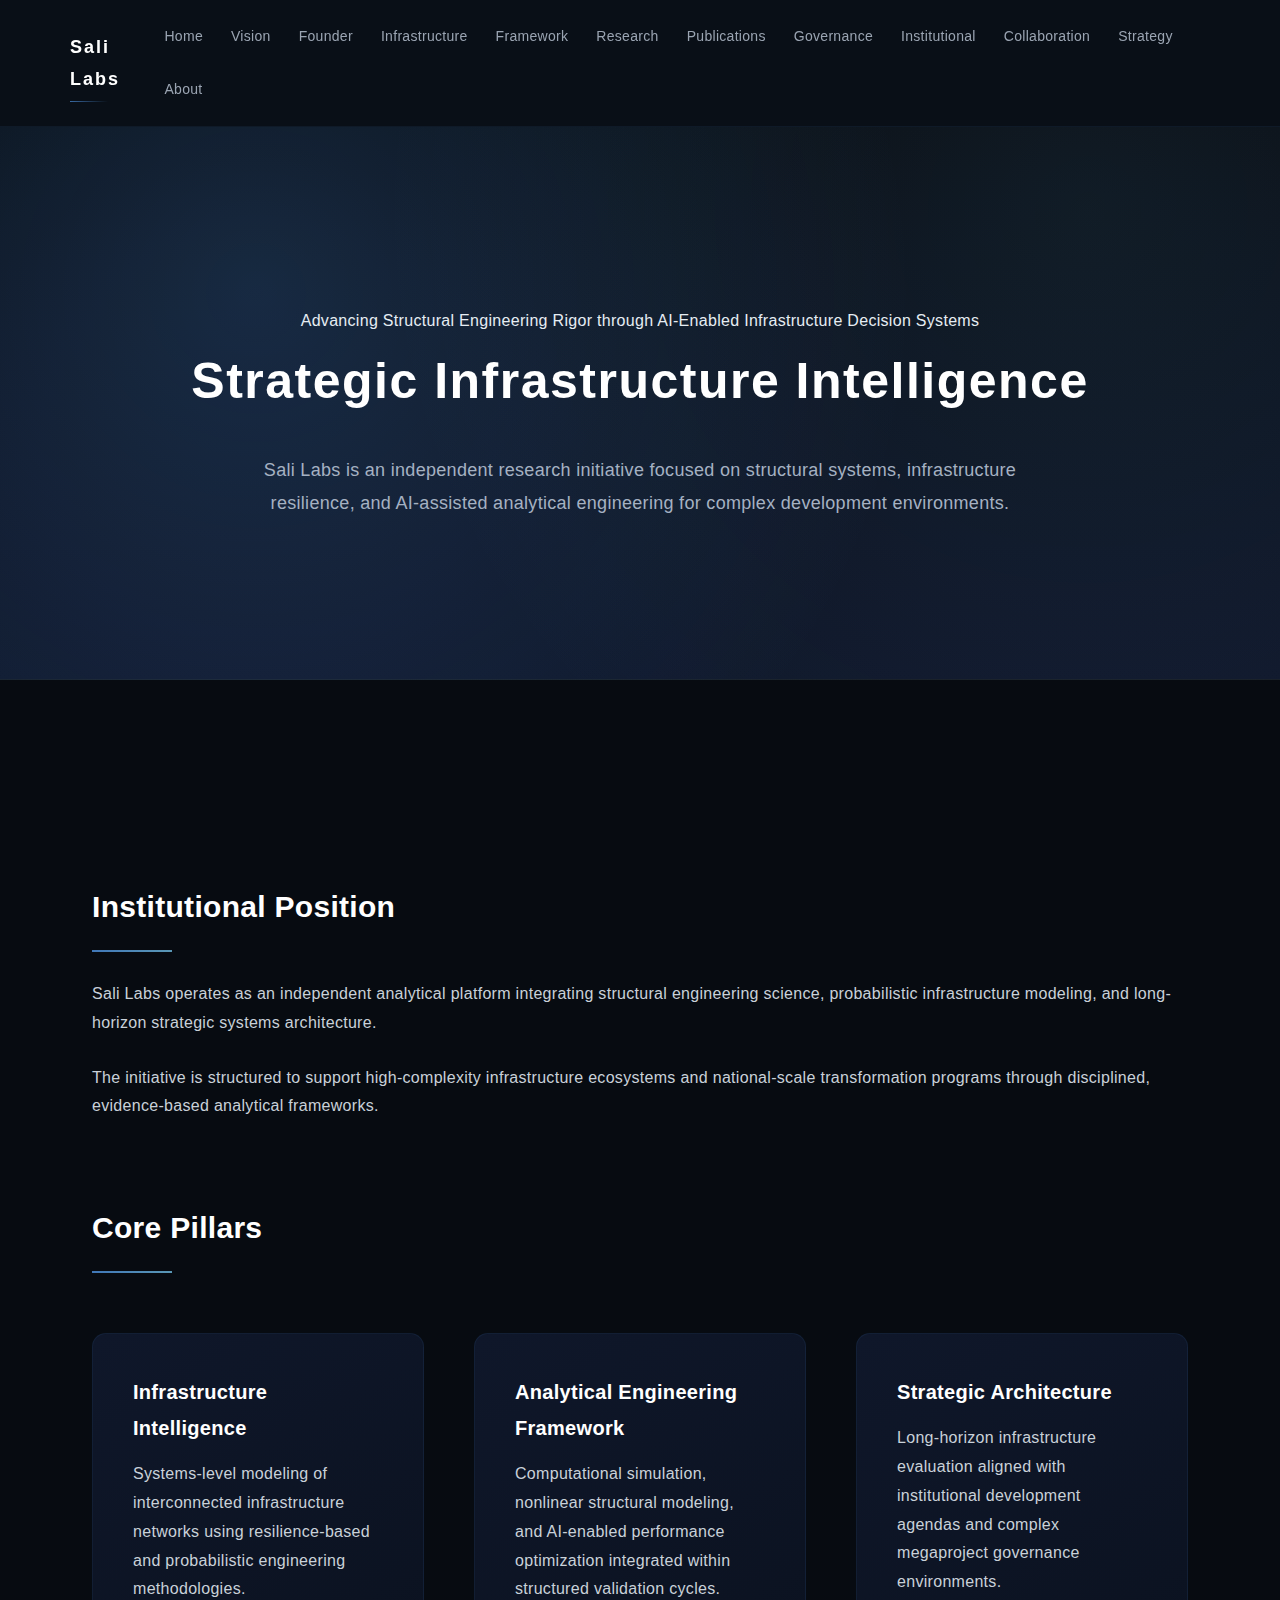
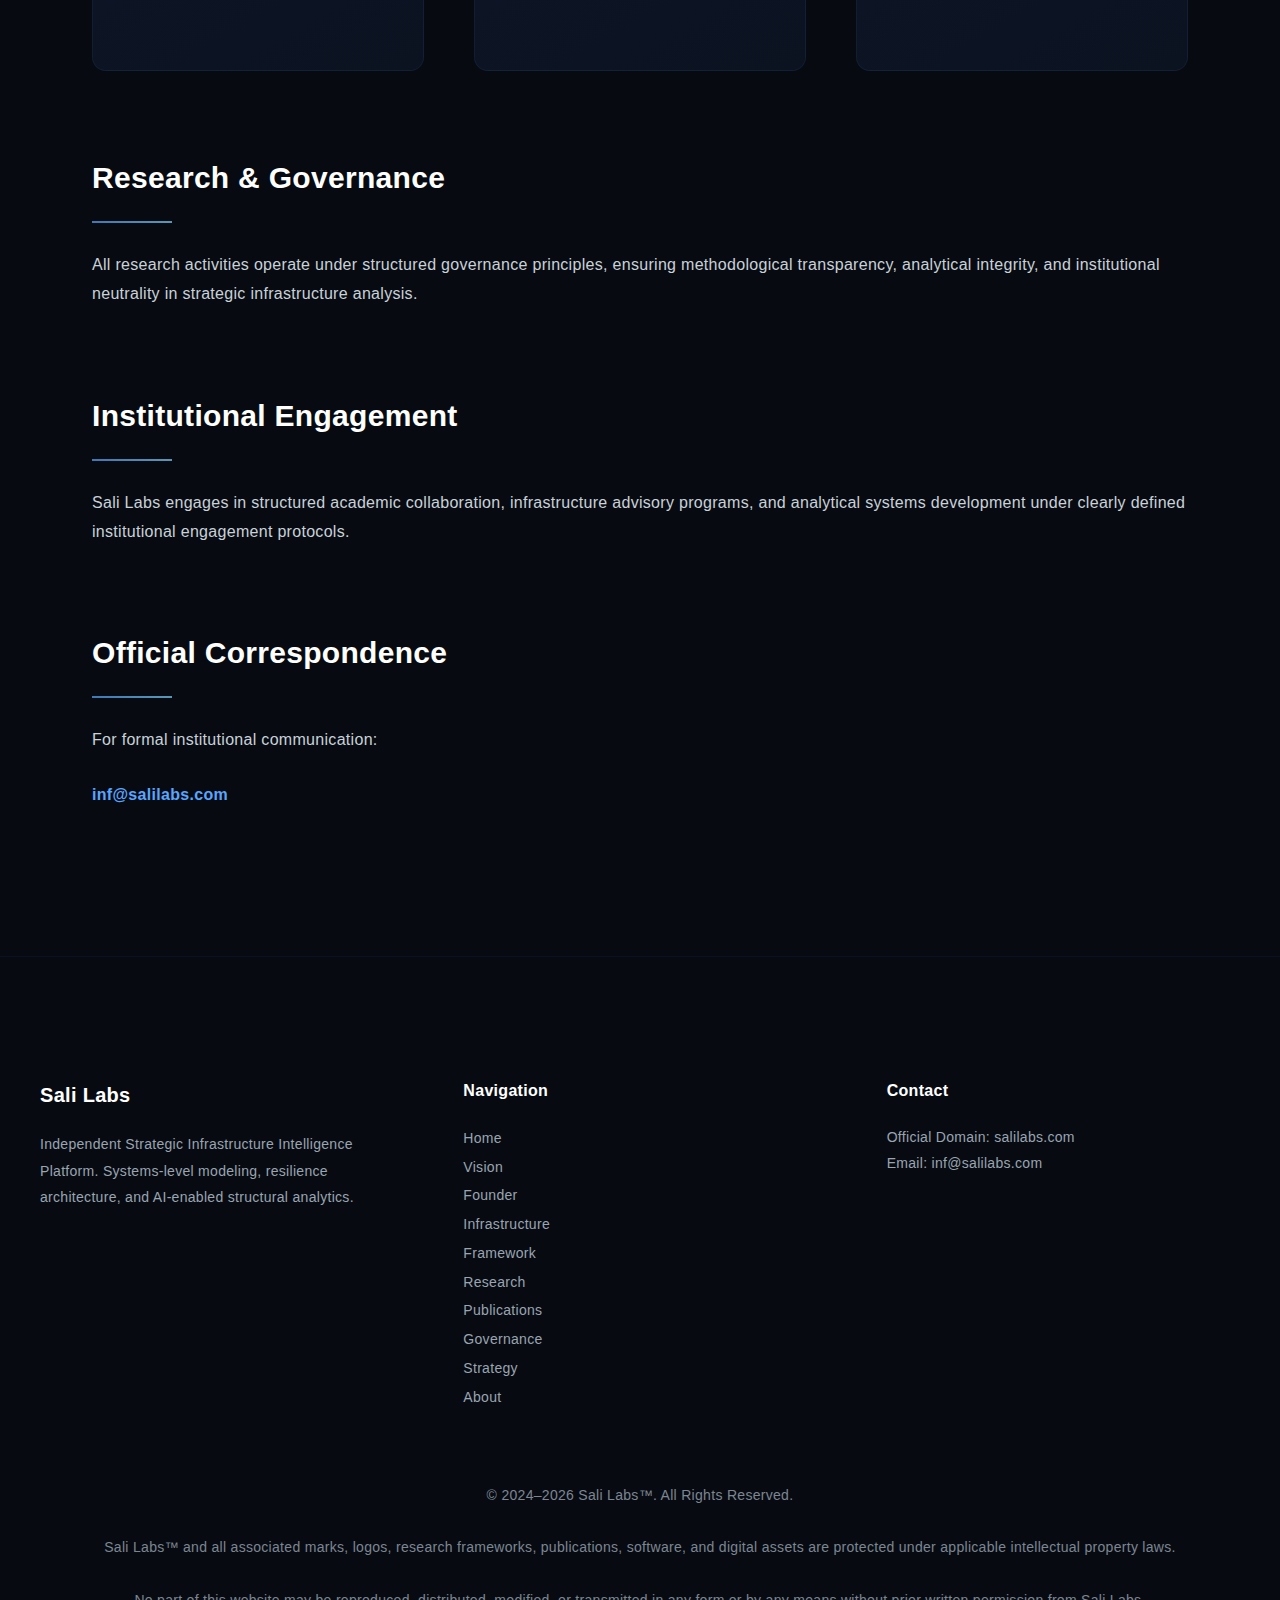
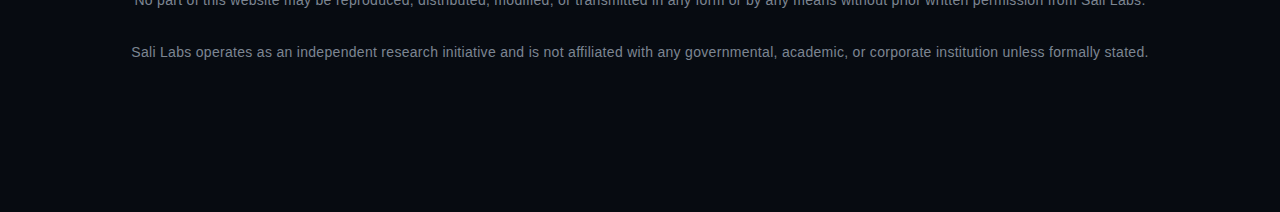
<file: index.html>
<!DOCTYPE html>
<html lang="en">
<head>
  <meta charset="UTF-8">
  <meta name="viewport" content="width=device-width, initial-scale=1.0">
  
  <title>Sali Labs | Strategic Infrastructure Intelligence</title>

  <meta name="description" content="Sali Labs – Independent Strategic Infrastructure Intelligence Platform focused on structural systems, resilience modeling, and AI-assisted analytical engineering.">
  <meta name="author" content="Sali Labs">
  <meta name="robots" content="index, follow">

  <link rel="stylesheet" href="style.css">
</head>

<body>

<!-- ================= NAVIGATION ================= -->
<nav class="nav">
  <div class="nav-brand">
    <strong>Sali Labs</strong>
  </div>

  <div class="nav-links">
    <a href="index.html" class="active">Home</a>
    <a href="vision.html">Vision</a>
    <a href="founder.html">Founder</a>
    <a href="infrastructure-intelligence.html">Infrastructure</a>
    <a href="analytical-framework.html">Framework</a>
    <a href="research.html">Research</a>
    <a href="publications.html">Publications</a>
    <a href="governance.html">Governance</a>
    <a href="institutional-statement.html">Institutional</a>
    <a href="collaboration.html">Collaboration</a>
    <a href="strategy.html">Strategy</a>
    <a href="about.html">About</a>
  </div>
</nav>

<!-- ================= HERO ================= -->
<section class="hero">

  <div class="brand-line">
    Advancing Structural Engineering Rigor through AI-Enabled Infrastructure Decision Systems
  </div>

  <h1>Strategic Infrastructure Intelligence</h1>

  <p>
    Sali Labs is an independent research initiative focused on structural systems,
    infrastructure resilience, and AI-assisted analytical engineering for complex
    development environments.
  </p>

</section>

<!-- ================= MAIN ================= -->
<main class="container">

  <section>
    <h2>Institutional Position</h2>
    <p>
      Sali Labs operates as an independent analytical platform integrating
      structural engineering science, probabilistic infrastructure modeling,
      and long-horizon strategic systems architecture.
    </p>
    <p>
      The initiative is structured to support high-complexity infrastructure
      ecosystems and national-scale transformation programs through disciplined,
      evidence-based analytical frameworks.
    </p>
  </section>

  <section>
    <h2>Core Pillars</h2>

    <div class="card-grid">

      <div class="card">
        <h3>Infrastructure Intelligence</h3>
        <p>
          Systems-level modeling of interconnected infrastructure networks
          using resilience-based and probabilistic engineering methodologies.
        </p>
      </div>

      <div class="card">
        <h3>Analytical Engineering Framework</h3>
        <p>
          Computational simulation, nonlinear structural modeling,
          and AI-enabled performance optimization integrated within structured validation cycles.
        </p>
      </div>

      <div class="card">
        <h3>Strategic Architecture</h3>
        <p>
          Long-horizon infrastructure evaluation aligned with institutional
          development agendas and complex megaproject governance environments.
        </p>
      </div>

    </div>
  </section>

  <section>
    <h2>Research & Governance</h2>
    <p>
      All research activities operate under structured governance principles,
      ensuring methodological transparency, analytical integrity,
      and institutional neutrality in strategic infrastructure analysis.
    </p>
  </section>

  <section>
    <h2>Institutional Engagement</h2>
    <p>
      Sali Labs engages in structured academic collaboration,
      infrastructure advisory programs, and analytical systems development
      under clearly defined institutional engagement protocols.
    </p>
  </section>

  <section>
    <h2>Official Correspondence</h2>
    <p>
      For formal institutional communication:
    </p>
    <p style="margin-top:10px;font-weight:bold;">
      <a href="mailto:inf@salilabs.com">inf@salilabs.com</a>
    </p>
  </section>

</main>

<!-- ================= FOOTER ================= -->
<footer class="footer">
  <div class="footer-container">

    <div class="footer-section">
      <h3>Sali Labs</h3>
      <p>
        Independent Strategic Infrastructure Intelligence Platform.
        Systems-level modeling, resilience architecture,
        and AI-enabled structural analytics.
      </p>
    </div>

    <div class="footer-section">
      <h4>Navigation</h4>
      <a href="index.html">Home</a><br>
      <a href="vision.html">Vision</a><br>
      <a href="founder.html">Founder</a><br>
      <a href="infrastructure-intelligence.html">Infrastructure</a><br>
      <a href="analytical-framework.html">Framework</a><br>
      <a href="research.html">Research</a><br>
      <a href="publications.html">Publications</a><br>
      <a href="governance.html">Governance</a><br>
      <a href="strategy.html">Strategy</a><br>
      <a href="about.html">About</a>
    </div>

    <div class="footer-section">
      <h4>Contact</h4>
      <p>
        Official Domain: salilabs.com<br>
        Email: <a href="mailto:inf@salilabs.com">inf@salilabs.com</a>
      </p>
    </div>

  </div>

  <div class="footer-bottom">
    <p>© 2024–2026 Sali Labs™. All Rights Reserved.</p>

    <p>
        Sali Labs™ and all associated marks, logos, research frameworks, publications, software, and digital assets are protected under applicable intellectual property laws.
    </p>

    <p>
        No part of this website may be reproduced, distributed, modified, or transmitted in any form or by any means without prior written permission from Sali Labs.
    </p>

    <p>
        Sali Labs operates as an independent research initiative and is not affiliated with any governmental, academic, or corporate institution unless formally stated.
    </p>
  </div>
</footer>

</body>
</html>
</file>
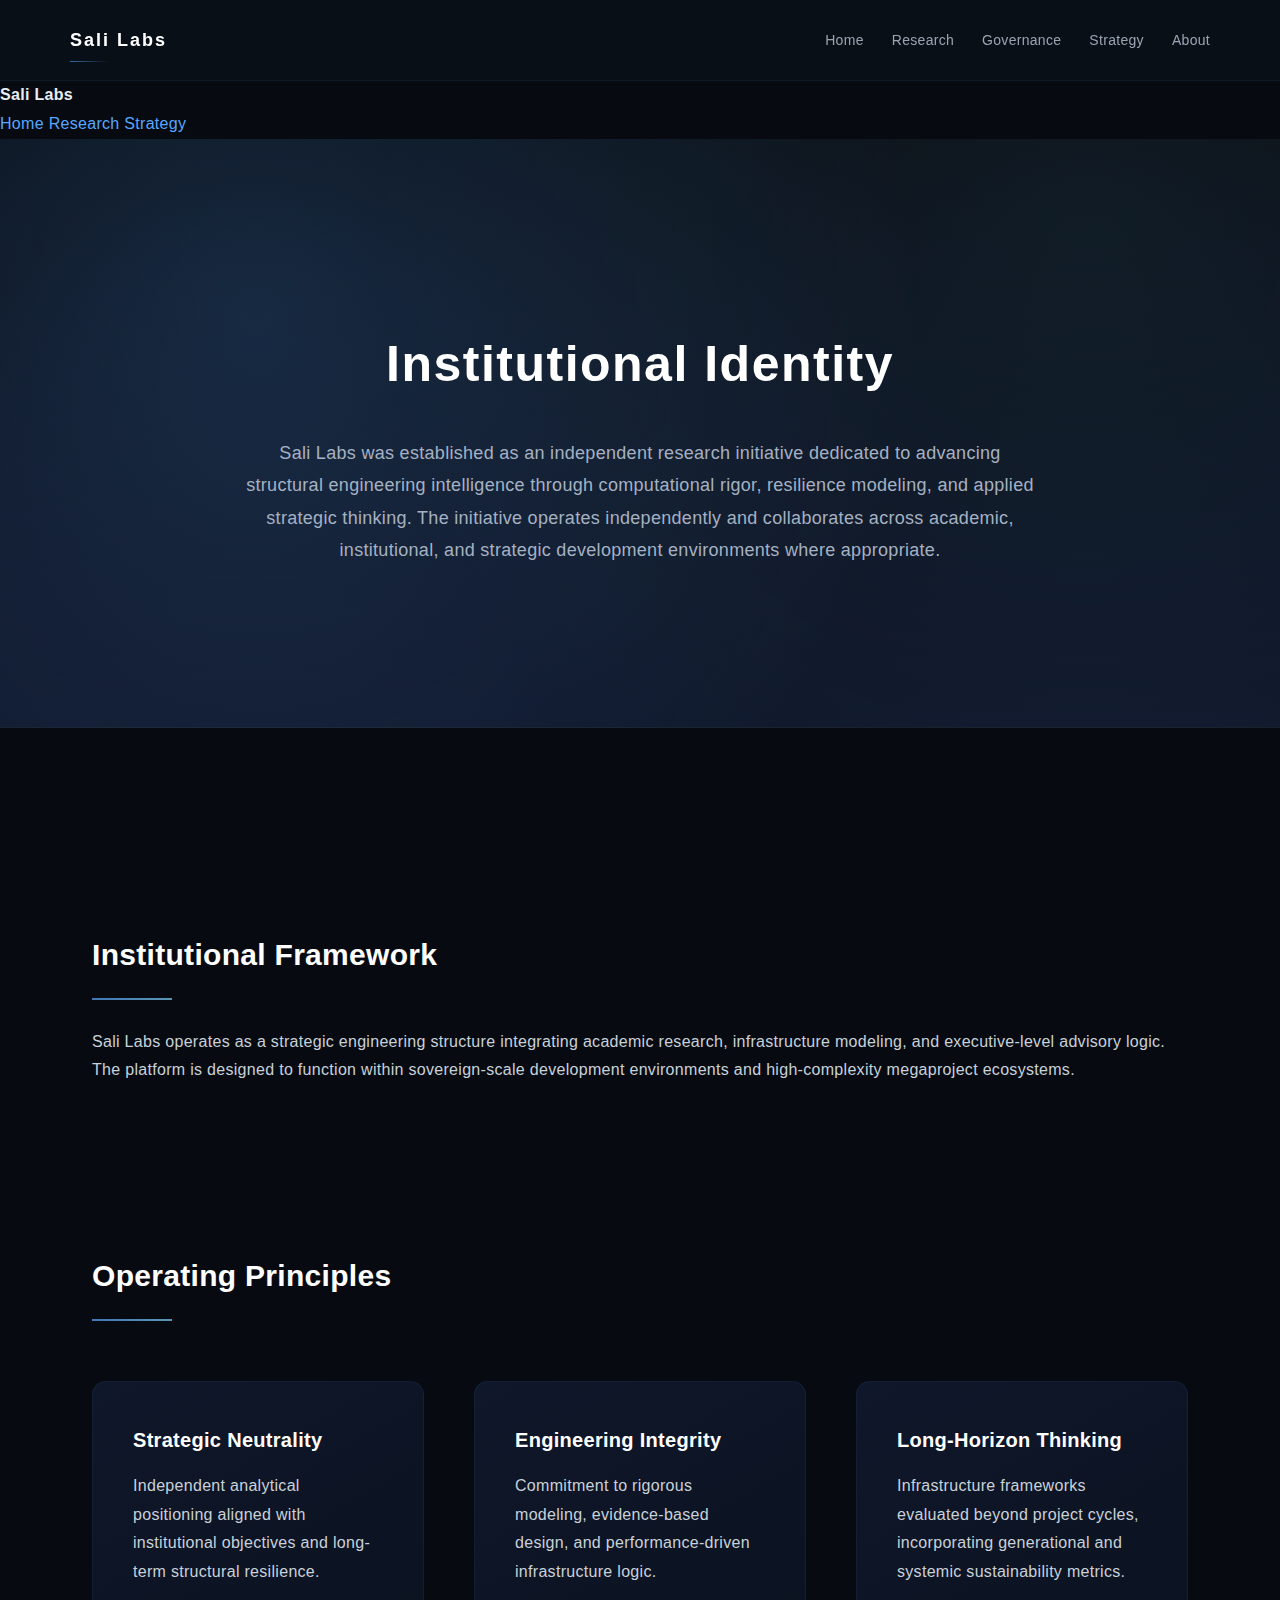
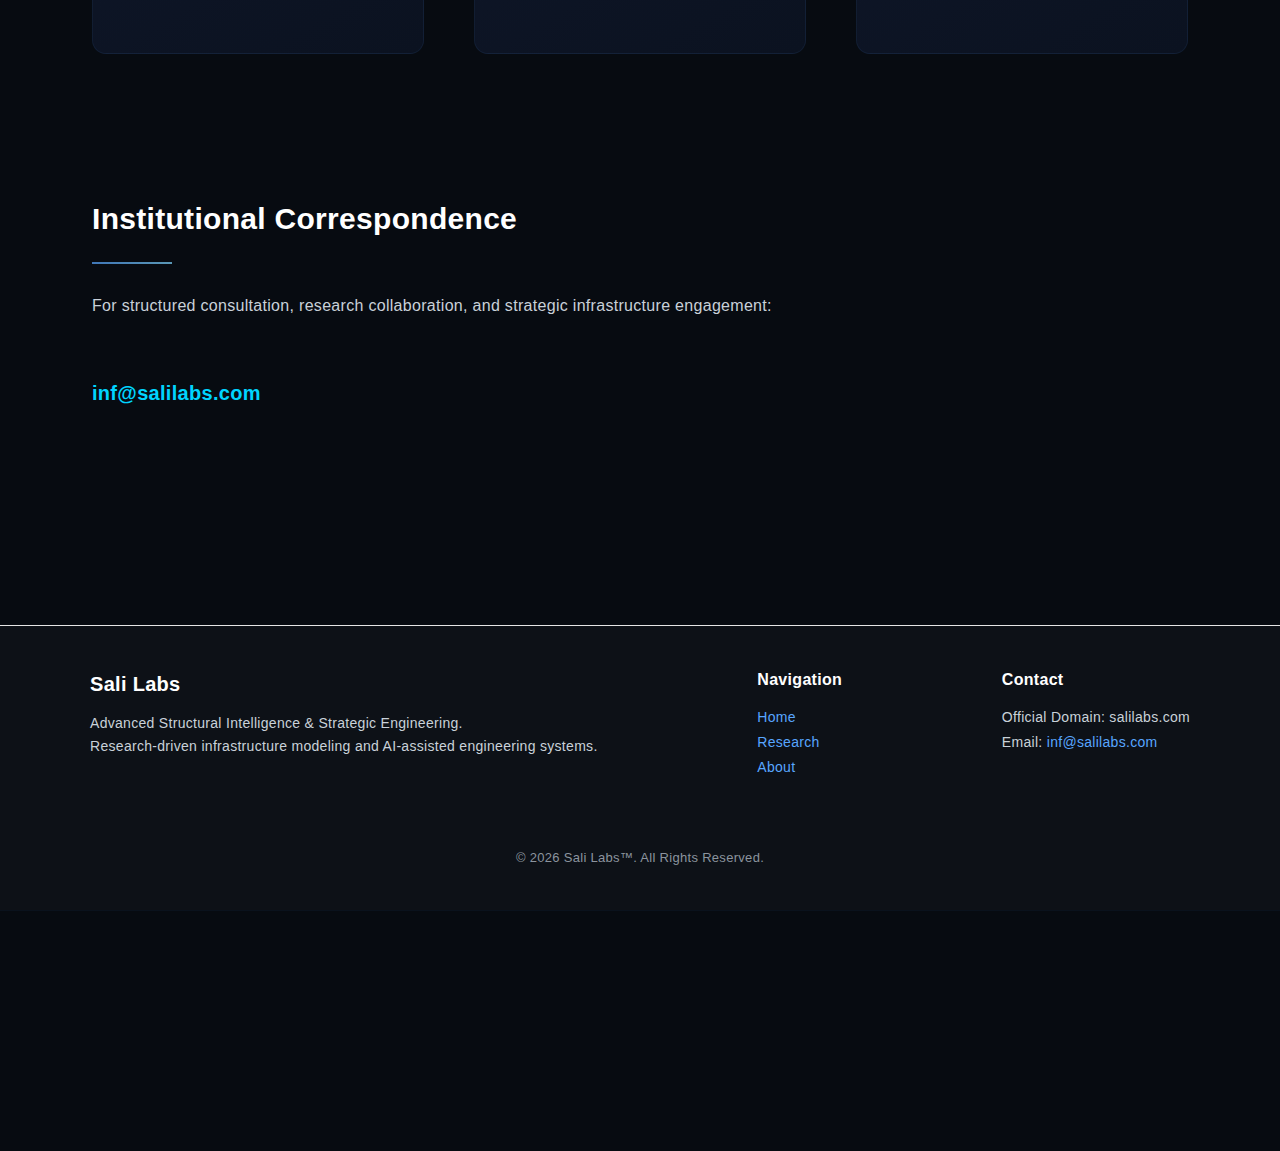
<file: about.html>
<!DOCTYPE html>
<html lang="en">
<head>
  <meta charset="UTF-8">
  <meta name="viewport" content="width=device-width, initial-scale=1.0">
  <title>Sali Labs | Institutional Identity</title>
  <link rel="stylesheet" href="style.css">
</head>
<body>

  <div> <nav class="nav">
  <div class="nav-brand">
    <strong>Sali Labs</strong>
  </div>

  <div class="nav-links">
    <a href="index.html">Home</a>
    <a href="research.html">Research</a>
    <a href="governance.html">Governance</a>
    <a href="strategy.html">Strategy</a>
    <a href="about.html">About</a>
  </div>
  </nav>
    <div><strong>Sali Labs</strong></div>
    <div>
      <a href="index.html">Home</a>
      <a href="research.html">Research</a>
      <a href="strategy.html">Strategy</a>
    </div>
  </div>

  <section class="hero">
    <h1>Institutional Identity</h1>
    <p>
      Sali Labs was established as an independent research initiative
      dedicated to advancing structural engineering intelligence through
      computational rigor, resilience modeling, and applied strategic thinking.
      The initiative operates independently and collaborates across academic,
      institutional, and strategic development environments where appropriate.
    </p>
  </section>

  <div class="container">

    <h2>Institutional Framework</h2>
    <p>
      Sali Labs operates as a strategic engineering structure
      integrating academic research, infrastructure modeling,
      and executive-level advisory logic.  
      The platform is designed to function within sovereign-scale
      development environments and high-complexity megaproject ecosystems.
    </p>

    <br><br>

    <h2>Operating Principles</h2>

    <div class="card-grid">

      <div class="card">
        <h3>Strategic Neutrality</h3>
        <p>
          Independent analytical positioning aligned with
          institutional objectives and long-term structural resilience.
        </p>
      </div>

      <div class="card">
        <h3>Engineering Integrity</h3>
        <p>
          Commitment to rigorous modeling, evidence-based design,
          and performance-driven infrastructure logic.
        </p>
      </div>

      <div class="card">
        <h3>Long-Horizon Thinking</h3>
        <p>
          Infrastructure frameworks evaluated beyond project cycles,
          incorporating generational and systemic sustainability metrics.
        </p>
      </div>

    </div>

    <br><br>

    <h2>Institutional Correspondence</h2>
    <p>
      For structured consultation, research collaboration,
      and strategic infrastructure engagement:
    </p>

    <br>

    <h3 style="color:#00d4ff;">inf@salilabs.com</h3>

  </div>
<footer style="margin-top:80px;padding:40px 20px;border-top:1px solid #e5e5e5;background:#0d1117;color:#c9d1d9;font-family:Arial, sans-serif;">
  
  <div style="max-width:1100px;margin:0 auto;display:flex;flex-wrap:wrap;justify-content:space-between;gap:40px;">

    <div>
      <h3 style="color:#ffffff;margin-bottom:10px;">Sali Labs</h3>
      <p style="font-size:14px;line-height:1.6;">
        Advanced Structural Intelligence & Strategic Engineering.
        <br>
        Research-driven infrastructure modeling and AI-assisted engineering systems.
      </p>
    </div>

    <div>
      <h4 style="color:#ffffff;margin-bottom:10px;">Navigation</h4>
      <p style="font-size:14px;line-height:1.8;">
        <a href="/" style="color:#58a6ff;text-decoration:none;">Home</a><br>
        <a href="/research.html" style="color:#58a6ff;text-decoration:none;">Research</a><br>
        <a href="/about.html" style="color:#58a6ff;text-decoration:none;">About</a>
      </p>
    </div>

    <div>
      <h4 style="color:#ffffff;margin-bottom:10px;">Contact</h4>
      <p style="font-size:14px;line-height:1.8;">
        Official Domain: salilabs.com<br>
        Email: <a href="mailto:inf@salilabs.com" style="color:#58a6ff;text-decoration:none;">inf@salilabs.com</a>
      </p>
    </div>

  </div>

  <div style="margin-top:40px;text-align:center;font-size:13px;color:#8b949e;">
    © 2026 Sali Labs™. All Rights Reserved.
  </div>

</footer>
  <div class="footer">
  </div>

</body>
</html>
</file>
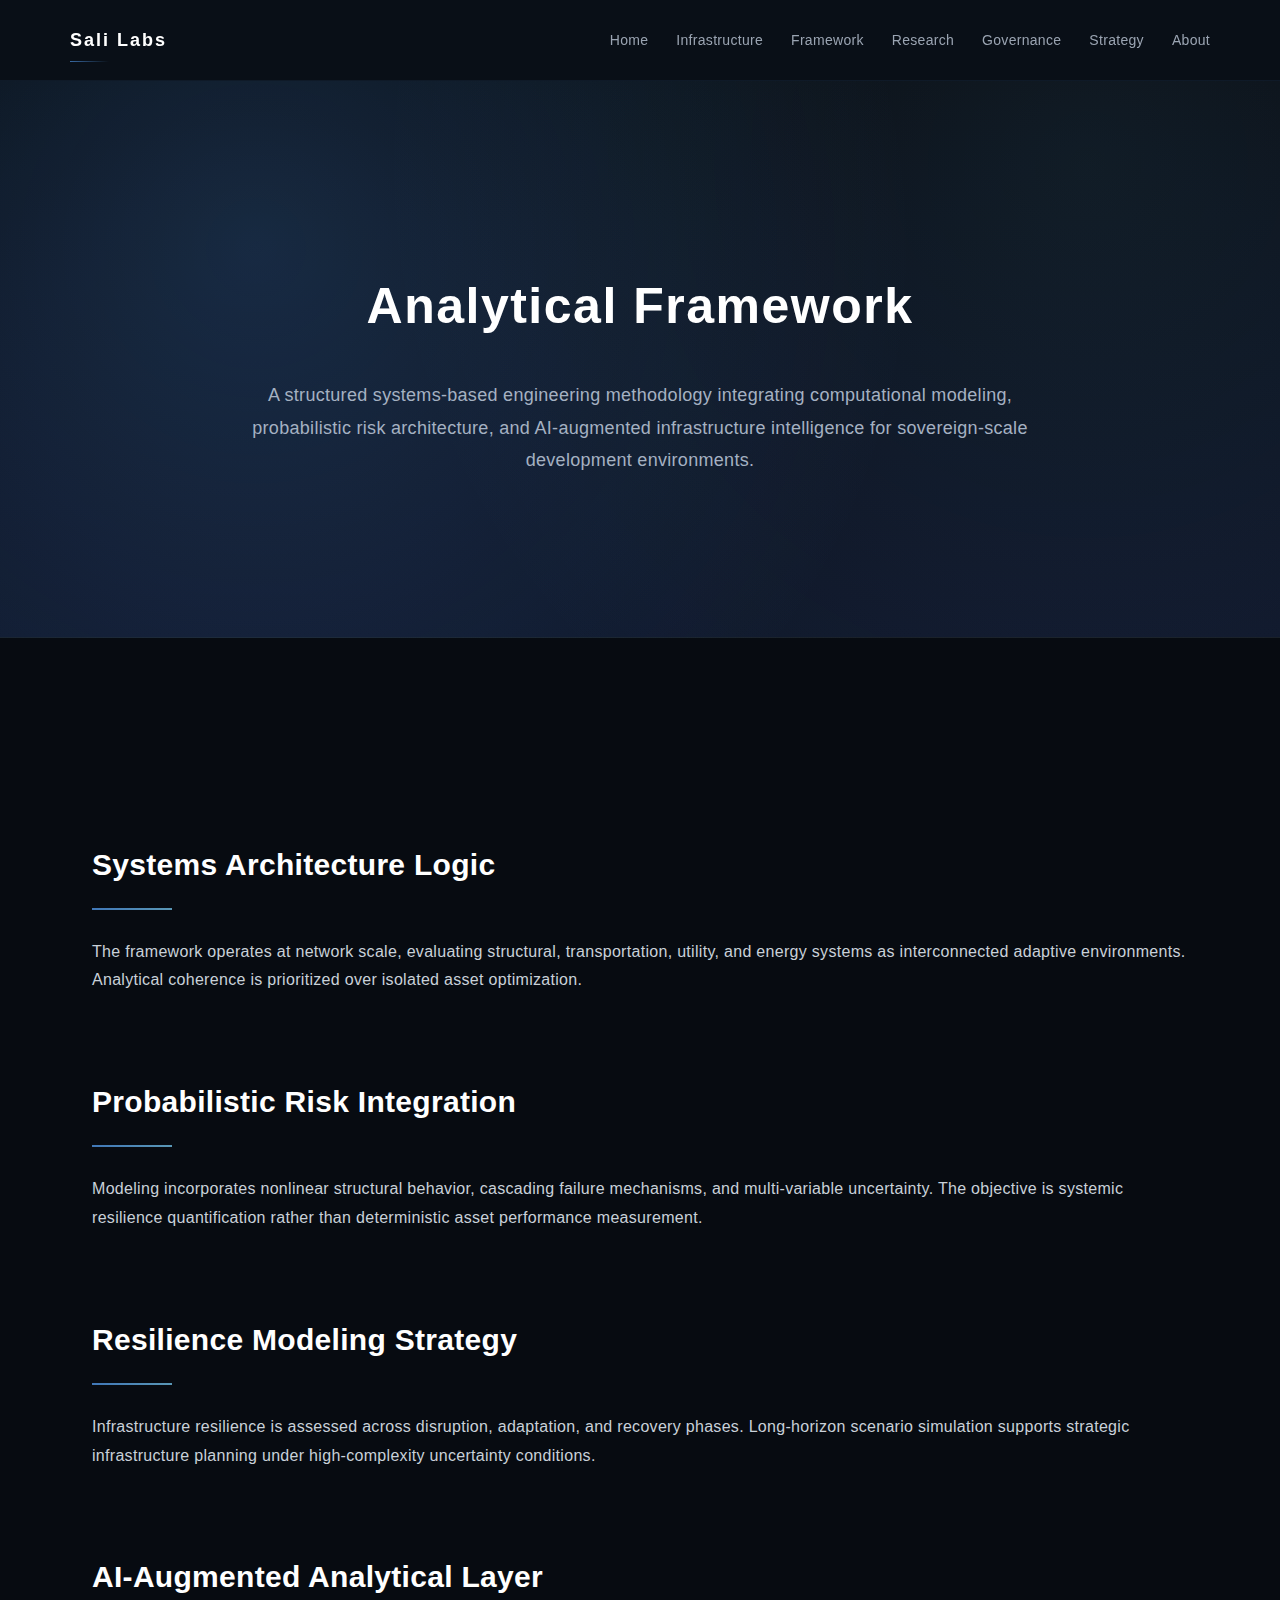
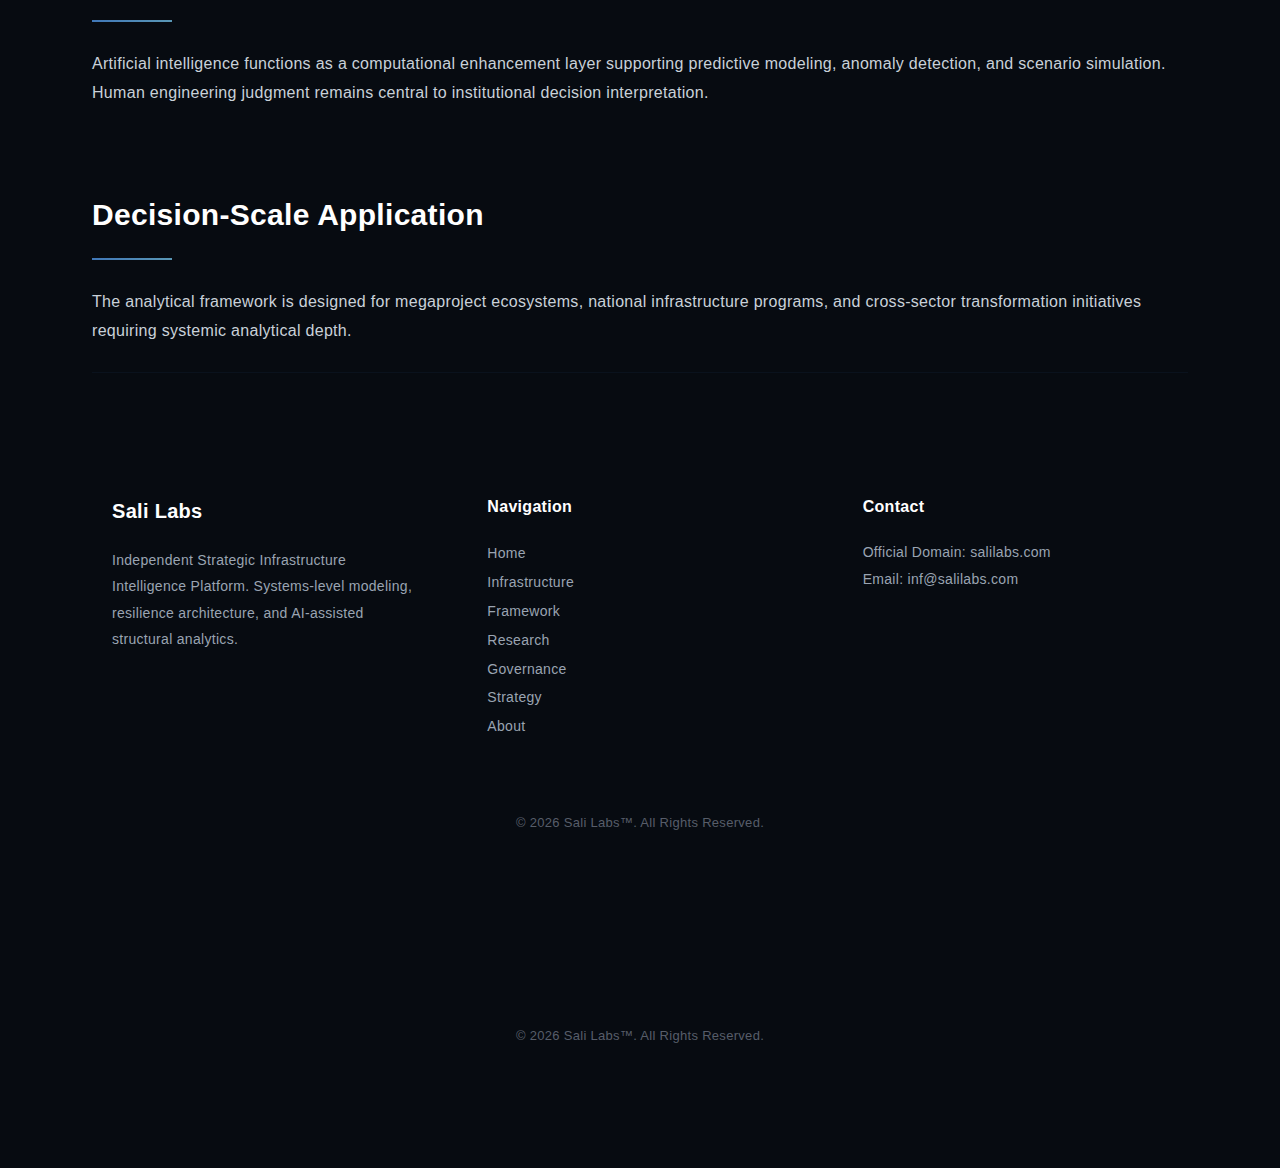
<file: analytical-framework.html>
<!DOCTYPE html>
<html lang="en">
<head>
  <meta charset="UTF-8">
  <meta name="viewport" content="width=device-width, initial-scale=1.0">
  <title>Sali Labs | Analytical Framework</title>
  <meta name="description" content="Analytical framework integrating systems-level structural modeling, probabilistic risk architecture, and AI-augmented infrastructure intelligence.">
  <link rel="stylesheet" href="style.css">
</head>
<body>

<nav class="nav">
  <div class="nav-brand">
    <strong>Sali Labs</strong>
  </div>
  <div class="nav-links">
    <a href="index.html">Home</a>
    <a href="infrastructure-intelligence.html">Infrastructure</a>
    <a href="analytical-framework.html">Framework</a>
    <a href="research.html">Research</a>
    <a href="governance.html">Governance</a>
    <a href="strategy.html">Strategy</a>
    <a href="about.html">About</a>
  </div>
</nav>

<header class="hero">
  <h1>Analytical Framework</h1>
  <p>
    A structured systems-based engineering methodology integrating
    computational modeling, probabilistic risk architecture,
    and AI-augmented infrastructure intelligence for sovereign-scale
    development environments.
  </p>
</header>

<main class="container">

  <section>
    <h2>Systems Architecture Logic</h2>
    <p>
      The framework operates at network scale, evaluating structural,
      transportation, utility, and energy systems as interconnected
      adaptive environments. Analytical coherence is prioritized over
      isolated asset optimization.
    </p>
  </section>

  <section>
    <h2>Probabilistic Risk Integration</h2>
    <p>
      Modeling incorporates nonlinear structural behavior,
      cascading failure mechanisms, and multi-variable uncertainty.
      The objective is systemic resilience quantification
      rather than deterministic asset performance measurement.
    </p>
  </section>

  <section>
    <h2>Resilience Modeling Strategy</h2>
    <p>
      Infrastructure resilience is assessed across disruption,
      adaptation, and recovery phases. Long-horizon
      scenario simulation supports strategic infrastructure planning
      under high-complexity uncertainty conditions.
    </p>
  </section>

  <section>
    <h2>AI-Augmented Analytical Layer</h2>
    <p>
      Artificial intelligence functions as a computational
      enhancement layer supporting predictive modeling,
      anomaly detection, and scenario simulation.
      Human engineering judgment remains central
      to institutional decision interpretation.
    </p>
  </section>

  <section>
    <h2>Decision-Scale Application</h2>
    <p>
      The analytical framework is designed for megaproject ecosystems,
      national infrastructure programs, and cross-sector transformation
      initiatives requiring systemic analytical depth.
    </p>
  </section>

<footer class="footer">
  <div class="footer-container">

    <div class="footer-section">
      <h3>Sali Labs</h3>
      <p>
        Independent Strategic Infrastructure Intelligence Platform.
        Systems-level modeling, resilience architecture,
        and AI-assisted structural analytics.
      </p>
    </div>

    <div class="footer-section">
      <h4>Navigation</h4>
      <a href="index.html">Home</a><br>
      <a href="infrastructure-intelligence.html">Infrastructure</a><br>
      <a href="analytical-framework.html">Framework</a><br>
      <a href="research.html">Research</a><br>
      <a href="governance.html">Governance</a><br>
      <a href="strategy.html">Strategy</a><br>
      <a href="about.html">About</a>
    </div>

    <div class="footer-section">
      <h4>Contact</h4>
      <p>
        Official Domain: salilabs.com<br>
        Email: <a href="mailto:inf@salilabs.com">inf@salilabs.com</a>
      </p>
    </div>

  </div>

  <div class="footer-bottom">
    © 2026 Sali Labs™. All Rights Reserved.
  </div>
</footer>

  <div class="footer-bottom">
    © 2026 Sali Labs™. All Rights Reserved.
  </div>
</footer>

</body>
</html>
</file>
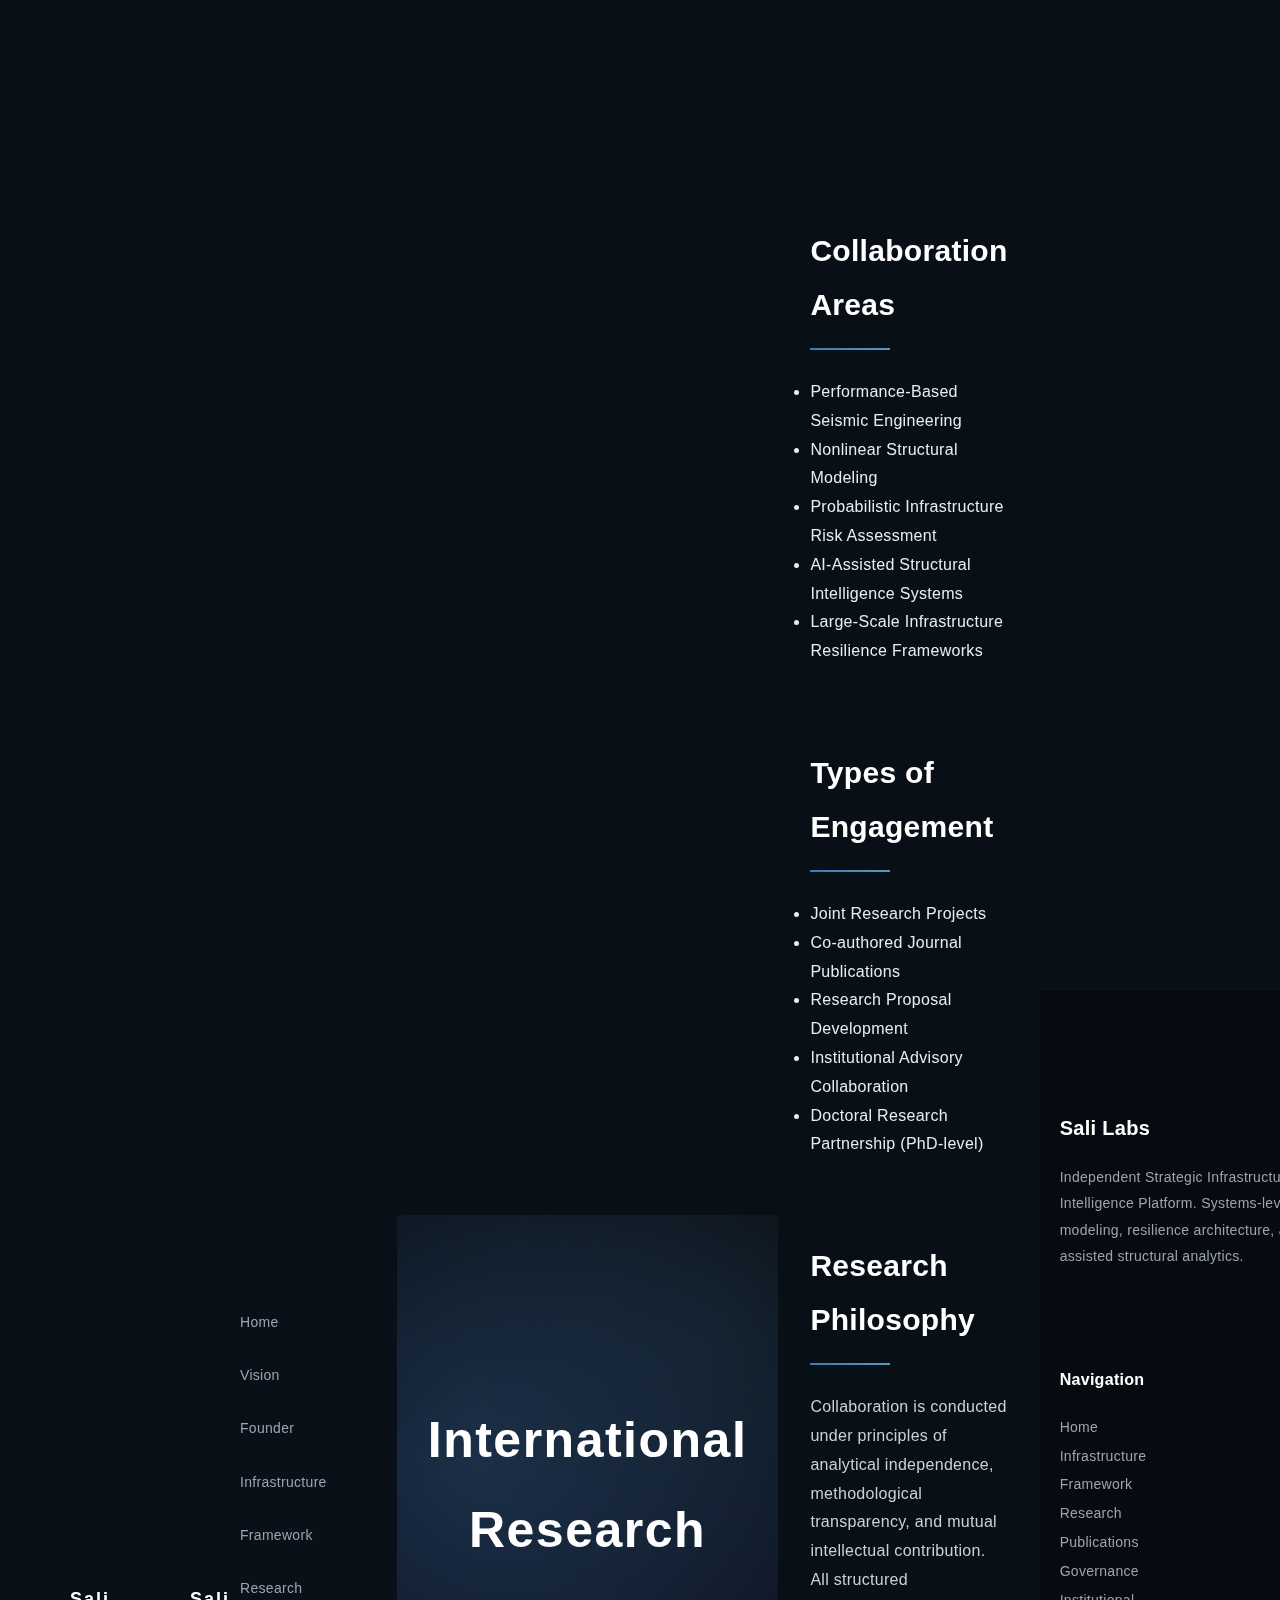
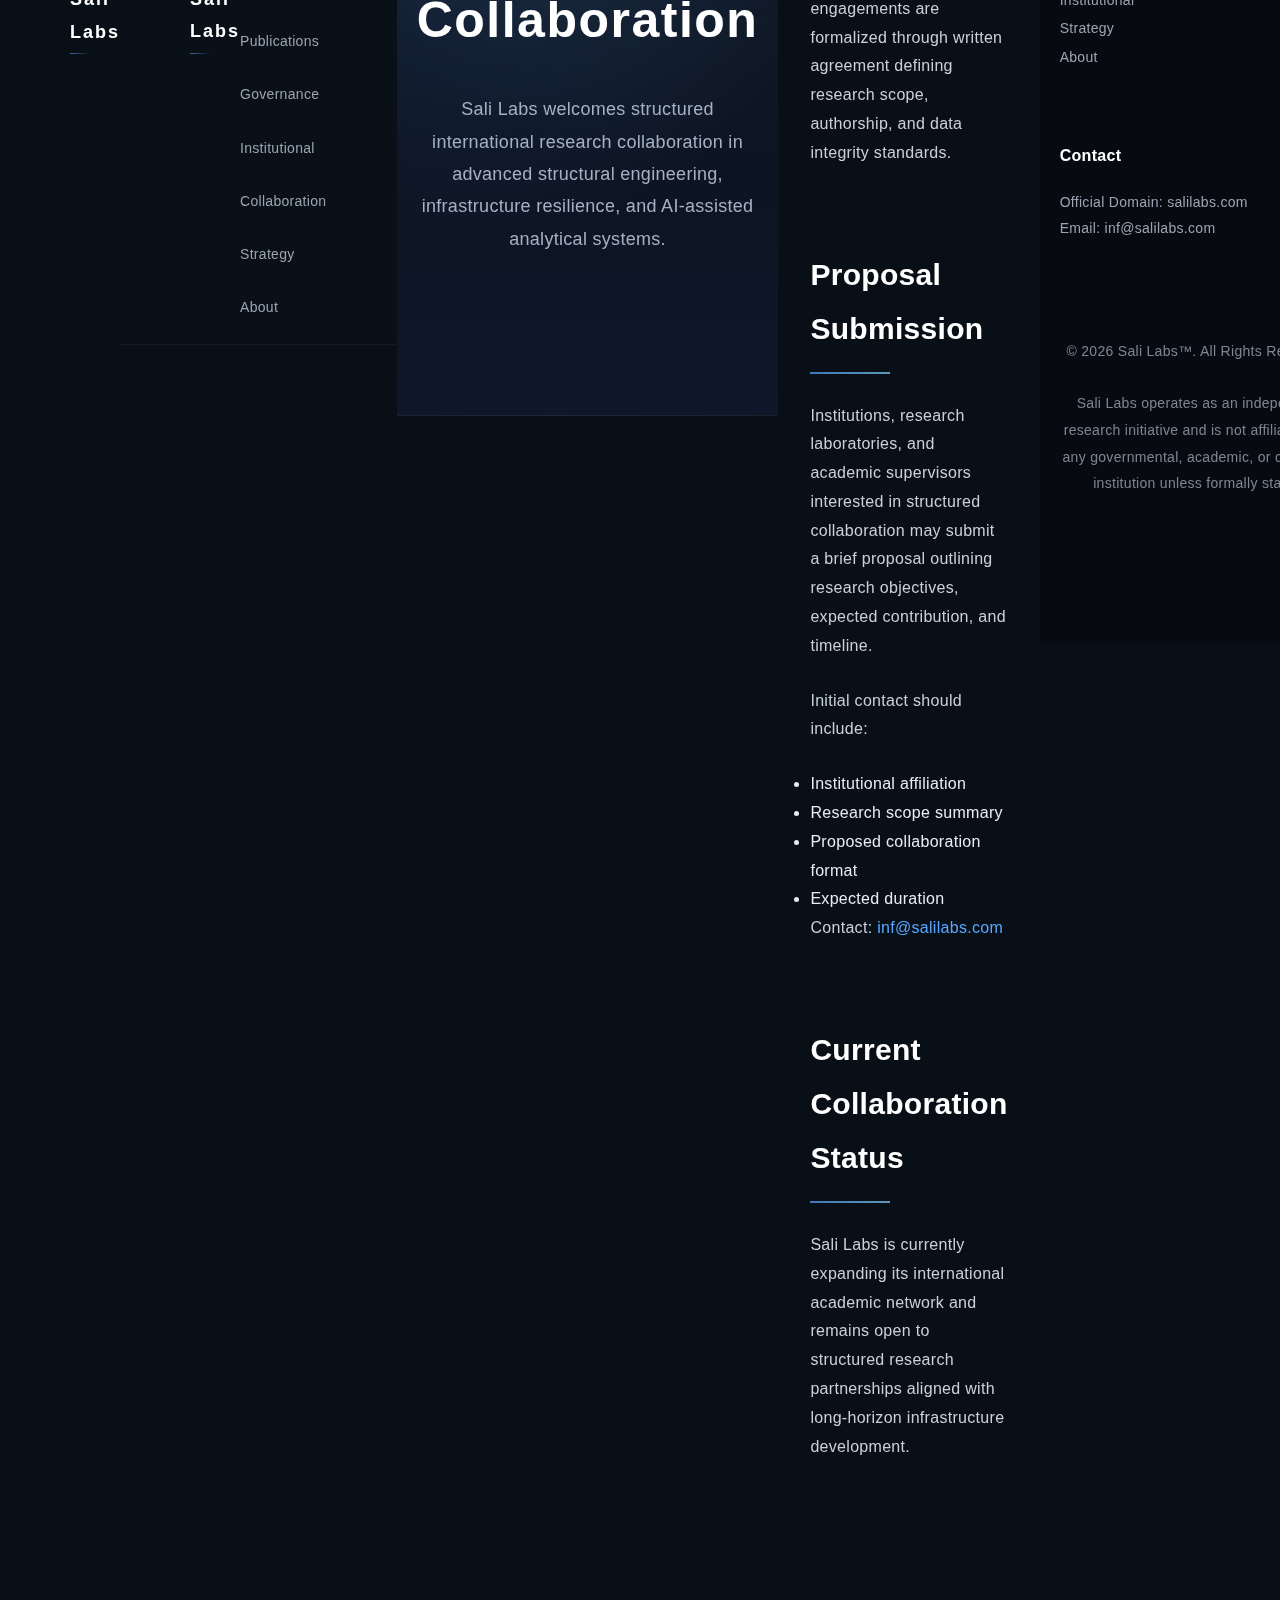
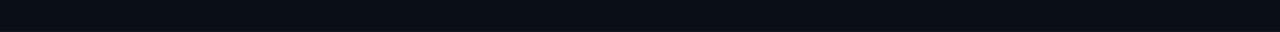
<file: collaboration.html>
<!DOCTYPE html>
<html lang="en">
<head>
  <meta charset="UTF-8">
  <meta name="viewport" content="width=device-width, initial-scale=1.0">

  <title>Sali Labs | International Collaboration</title>

  <meta name="description" content="International research collaboration framework of Sali Labs – Structural engineering, infrastructure resilience, and AI-assisted analytical systems.">
  <meta name="author" content="Sali Labs">
  <meta name="robots" content="index, follow">

  <link rel="stylesheet" href="style.css">
</head>

<body>

<nav class="nav">
  <div class="nav-brand">
    <strong>Sali Labs</strong>
  </div>

  <nav class="nav">
  <div class="nav-brand">
    <strong>Sali Labs</strong>
  </div>

  <div class="nav-links">
    <a href="index.html">Home</a>
    <a href="vision.html">Vision</a>
    <a href="founder.html">Founder</a>
    <a href="infrastructure-intelligence.html">Infrastructure</a>
    <a href="analytical-framework.html">Framework</a>
    <a href="research.html">Research</a>
    <a href="publications.html">Publications</a>
    <a href="governance.html">Governance</a>
    <a href="institutional-statement.html">Institutional</a>
    <a href="collaboration.html">Collaboration</a>
    <a href="strategy.html">Strategy</a>
    <a href="about.html">About</a>
  </div>
  </nav>

<header class="hero">
  <h1>International Research Collaboration</h1>
  <p>
    Sali Labs welcomes structured international research collaboration
    in advanced structural engineering, infrastructure resilience,
    and AI-assisted analytical systems.
  </p>
</header>

<main class="container">

  <section>
    <h2>Collaboration Areas</h2>
    <ul>
      <li>Performance-Based Seismic Engineering</li>
      <li>Nonlinear Structural Modeling</li>
      <li>Probabilistic Infrastructure Risk Assessment</li>
      <li>AI-Assisted Structural Intelligence Systems</li>
      <li>Large-Scale Infrastructure Resilience Frameworks</li>
    </ul>
  </section>

  <section>
    <h2>Types of Engagement</h2>
    <ul>
      <li>Joint Research Projects</li>
      <li>Co-authored Journal Publications</li>
      <li>Research Proposal Development</li>
      <li>Institutional Advisory Collaboration</li>
      <li>Doctoral Research Partnership (PhD-level)</li>
    </ul>
  </section>

  <section>
    <h2>Research Philosophy</h2>
    <p>
      Collaboration is conducted under principles of analytical independence,
      methodological transparency, and mutual intellectual contribution.
      All structured engagements are formalized through written agreement
      defining research scope, authorship, and data integrity standards.
    </p>
  </section>

  <section>
    <h2>Proposal Submission</h2>
    <p>
      Institutions, research laboratories, and academic supervisors
      interested in structured collaboration may submit a brief proposal
      outlining research objectives, expected contribution, and timeline.
    </p>

    <p>
      Initial contact should include:
    </p>

    <ul>
      <li>Institutional affiliation</li>
      <li>Research scope summary</li>
      <li>Proposed collaboration format</li>
      <li>Expected duration</li>
    </ul>

    <p>
      Contact: <a href="mailto:inf@salilabs.com">inf@salilabs.com</a>
    </p>
  </section>

  <section>
    <h2>Current Collaboration Status</h2>
    <p>
      Sali Labs is currently expanding its international academic network
      and remains open to structured research partnerships
      aligned with long-horizon infrastructure development.
    </p>
  </section>

</main>

<footer class="footer">
  <div class="footer-container">

    <div class="footer-section">
      <h3>Sali Labs</h3>
      <p>
        Independent Strategic Infrastructure Intelligence Platform.
        Systems-level modeling, resilience architecture,
        and AI-assisted structural analytics.
      </p>
    </div>

    <div class="footer-section">
      <h4>Navigation</h4>
      <a href="index.html">Home</a><br>
      <a href="infrastructure-intelligence.html">Infrastructure</a><br>
      <a href="analytical-framework.html">Framework</a><br>
      <a href="research.html">Research</a><br>
      <a href="publications.html">Publications</a><br>
      <a href="governance.html">Governance</a><br>
      <a href="institutional-statement.html">Institutional</a><br>
      <a href="strategy.html">Strategy</a><br>
      <a href="about.html">About</a>
    </div>

    <div class="footer-section">
      <h4>Contact</h4>
      <p>
        Official Domain: salilabs.com<br>
        Email: <a href="mailto:inf@salilabs.com">inf@salilabs.com</a>
      </p>
    </div>

  </div>

  <div class="footer-bottom">
    <p>© 2026 Sali Labs™. All Rights Reserved.</p>
    <p>
      Sali Labs operates as an independent research initiative and is not affiliated
      with any governmental, academic, or corporate institution unless formally stated.
    </p>
  </div>
</footer>

</body>
</html>
</file>
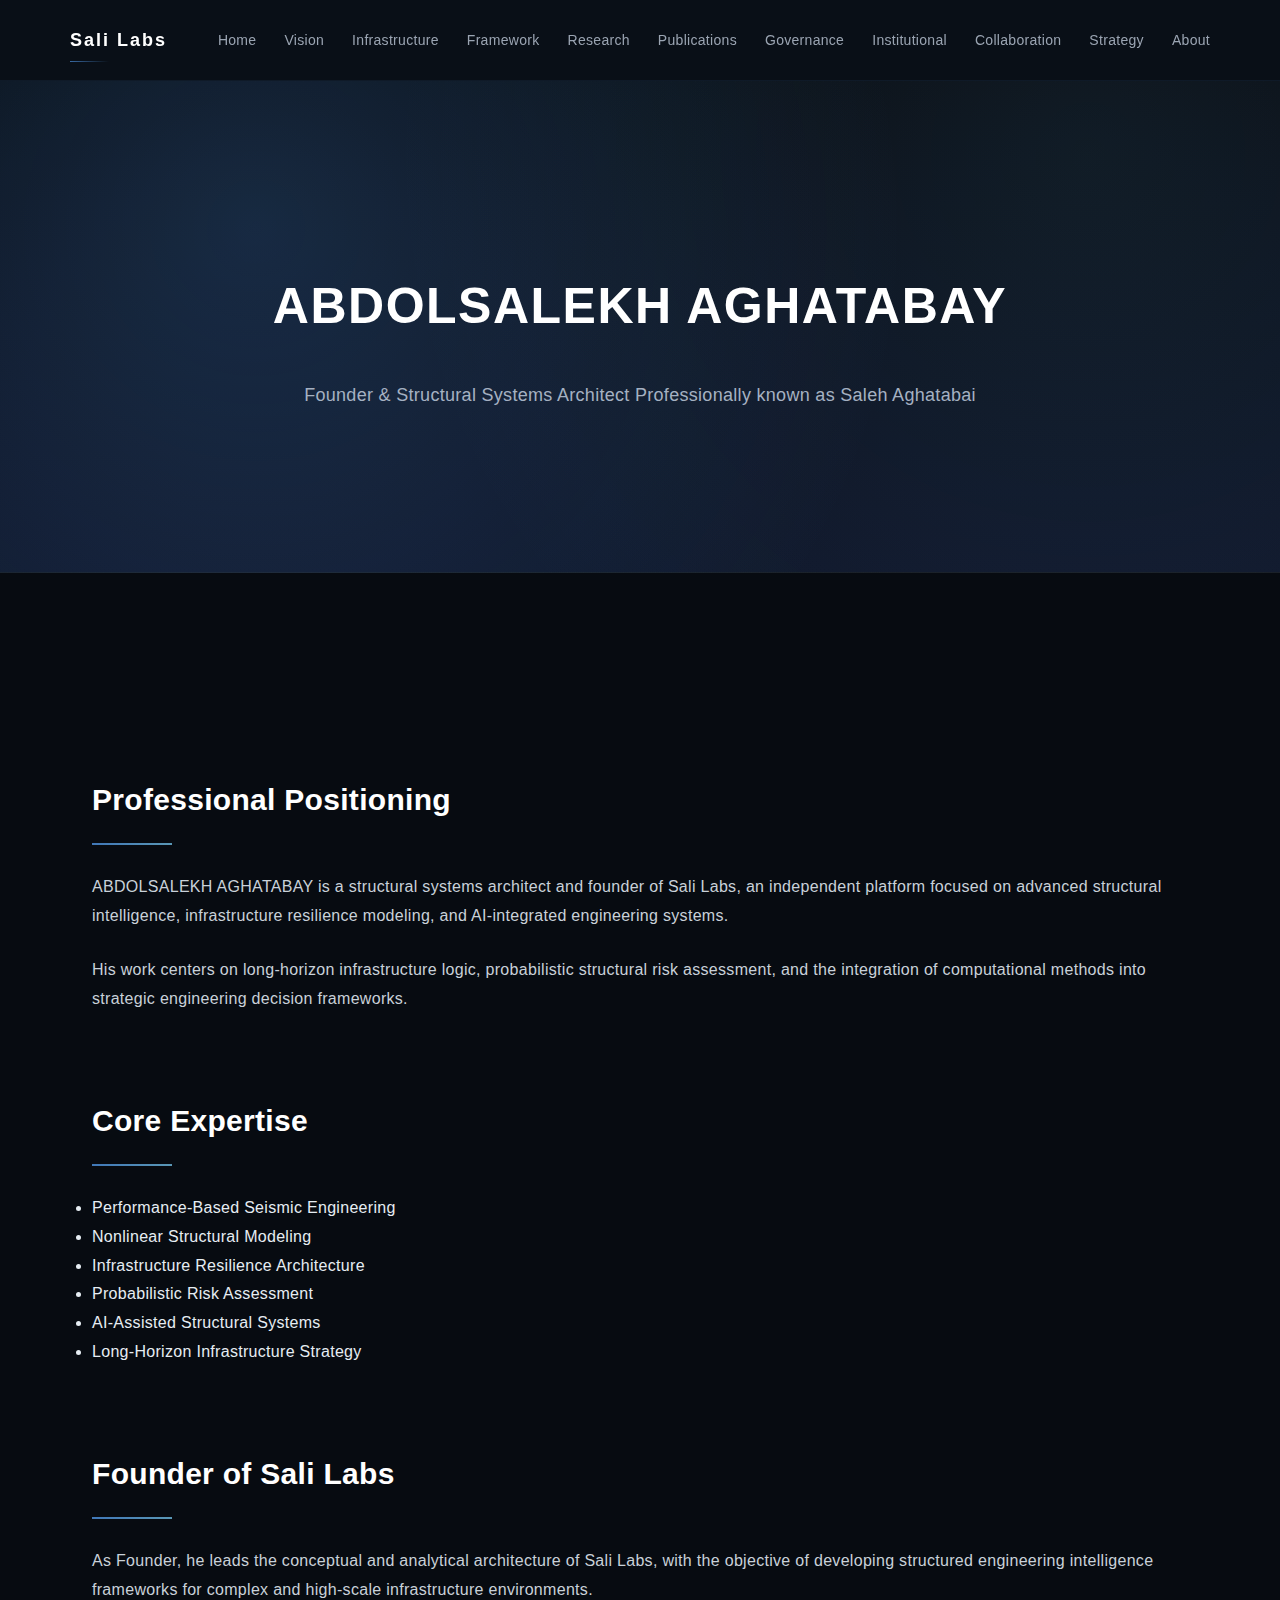
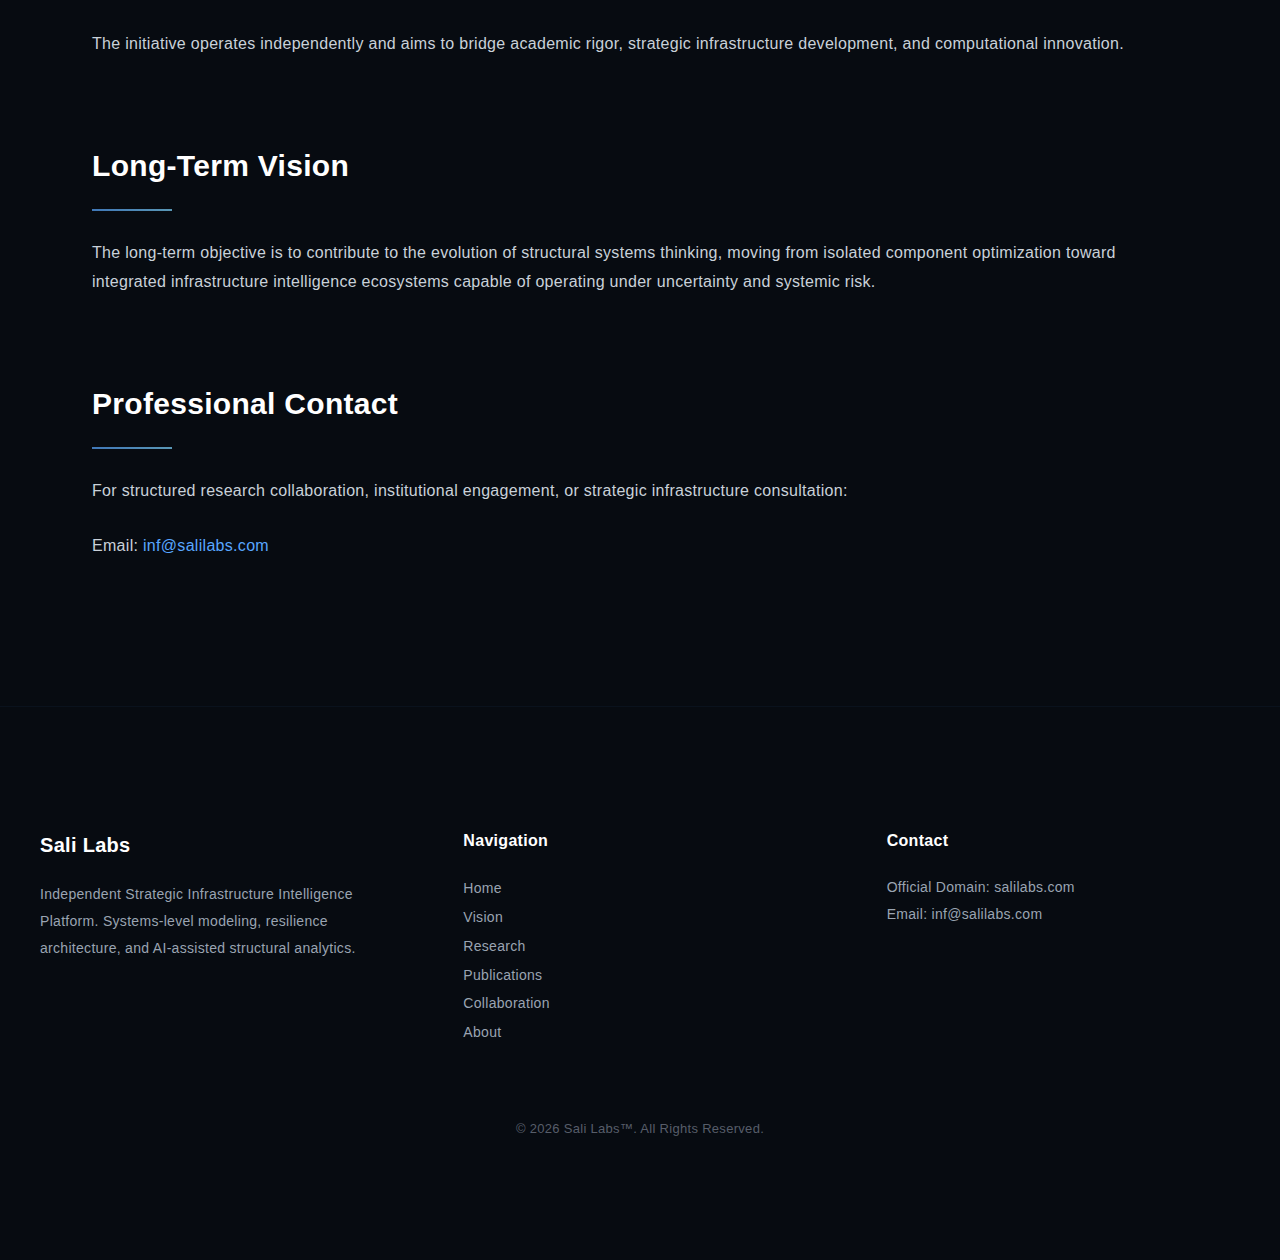
<file: founder.html>
<!DOCTYPE html>
<html lang="en">
<head>
<meta charset="UTF-8">
<meta name="viewport" content="width=device-width, initial-scale=1.0">

<title>Sali Labs | Founder</title>

<meta name="description" content="Founder Profile of ABDOLSALEKH AGHATABAY – Structural Systems Architect and Founder of Sali Labs.">
<meta name="author" content="Sali Labs">
<meta name="robots" content="index, follow">

<link rel="stylesheet" href="style.css">
</head>

<body>

<nav class="nav">
  <div class="nav-brand">
    <strong>Sali Labs</strong>
  </div>

  <div class="nav-links">
    <a href="index.html">Home</a>
    <a href="vision.html">Vision</a>
    <a href="infrastructure-intelligence.html">Infrastructure</a>
    <a href="analytical-framework.html">Framework</a>
    <a href="research.html">Research</a>
    <a href="publications.html">Publications</a>
    <a href="governance.html">Governance</a>
    <a href="institutional-statement.html">Institutional</a>
    <a href="collaboration.html">Collaboration</a>
    <a href="strategy.html">Strategy</a>
    <a href="about.html">About</a>
  </div>
</nav>

<header class="hero">
  <h1>ABDOLSALEKH AGHATABAY</h1>
  <p>
    Founder & Structural Systems Architect  
    Professionally known as Saleh Aghatabai
  </p>
</header>

<main class="container">

<section>
<h2>Professional Positioning</h2>
<p>
ABDOLSALEKH AGHATABAY is a structural systems architect and founder of Sali Labs,
an independent platform focused on advanced structural intelligence,
infrastructure resilience modeling, and AI-integrated engineering systems.
</p>

<p>
His work centers on long-horizon infrastructure logic,
probabilistic structural risk assessment,
and the integration of computational methods
into strategic engineering decision frameworks.
</p>
</section>

<section>
<h2>Core Expertise</h2>

<ul>
<li>Performance-Based Seismic Engineering</li>
<li>Nonlinear Structural Modeling</li>
<li>Infrastructure Resilience Architecture</li>
<li>Probabilistic Risk Assessment</li>
<li>AI-Assisted Structural Systems</li>
<li>Long-Horizon Infrastructure Strategy</li>
</ul>

</section>

<section>
<h2>Founder of Sali Labs</h2>
<p>
As Founder, he leads the conceptual and analytical architecture of Sali Labs,
with the objective of developing structured engineering intelligence frameworks
for complex and high-scale infrastructure environments.
</p>

<p>
The initiative operates independently and aims to bridge academic rigor,
strategic infrastructure development,
and computational innovation.
</p>
</section>

<section>
<h2>Long-Term Vision</h2>
<p>
The long-term objective is to contribute to the evolution of structural systems thinking,
moving from isolated component optimization
toward integrated infrastructure intelligence ecosystems
capable of operating under uncertainty and systemic risk.
</p>
</section>

<section>
<h2>Professional Contact</h2>
<p>
For structured research collaboration,
institutional engagement,
or strategic infrastructure consultation:
</p>

<p>
Email: <a href="mailto:inf@salilabs.com">inf@salilabs.com</a>
</p>
</section>

</main>

<footer class="footer">
  <div class="footer-container">

    <div class="footer-section">
      <h3>Sali Labs</h3>
      <p>
        Independent Strategic Infrastructure Intelligence Platform.
        Systems-level modeling, resilience architecture,
        and AI-assisted structural analytics.
      </p>
    </div>

    <div class="footer-section">
      <h4>Navigation</h4>
      <a href="index.html">Home</a><br>
      <a href="vision.html">Vision</a><br>
      <a href="research.html">Research</a><br>
      <a href="publications.html">Publications</a><br>
      <a href="collaboration.html">Collaboration</a><br>
      <a href="about.html">About</a>
    </div>

    <div class="footer-section">
      <h4>Contact</h4>
      <p>
        Official Domain: salilabs.com<br>
        Email: <a href="mailto:inf@salilabs.com">inf@salilabs.com</a>
      </p>
    </div>

  </div>

  <div class="footer-bottom">
    © 2026 Sali Labs™. All Rights Reserved.
  </div>
</footer>

</body>
</html>
</file>
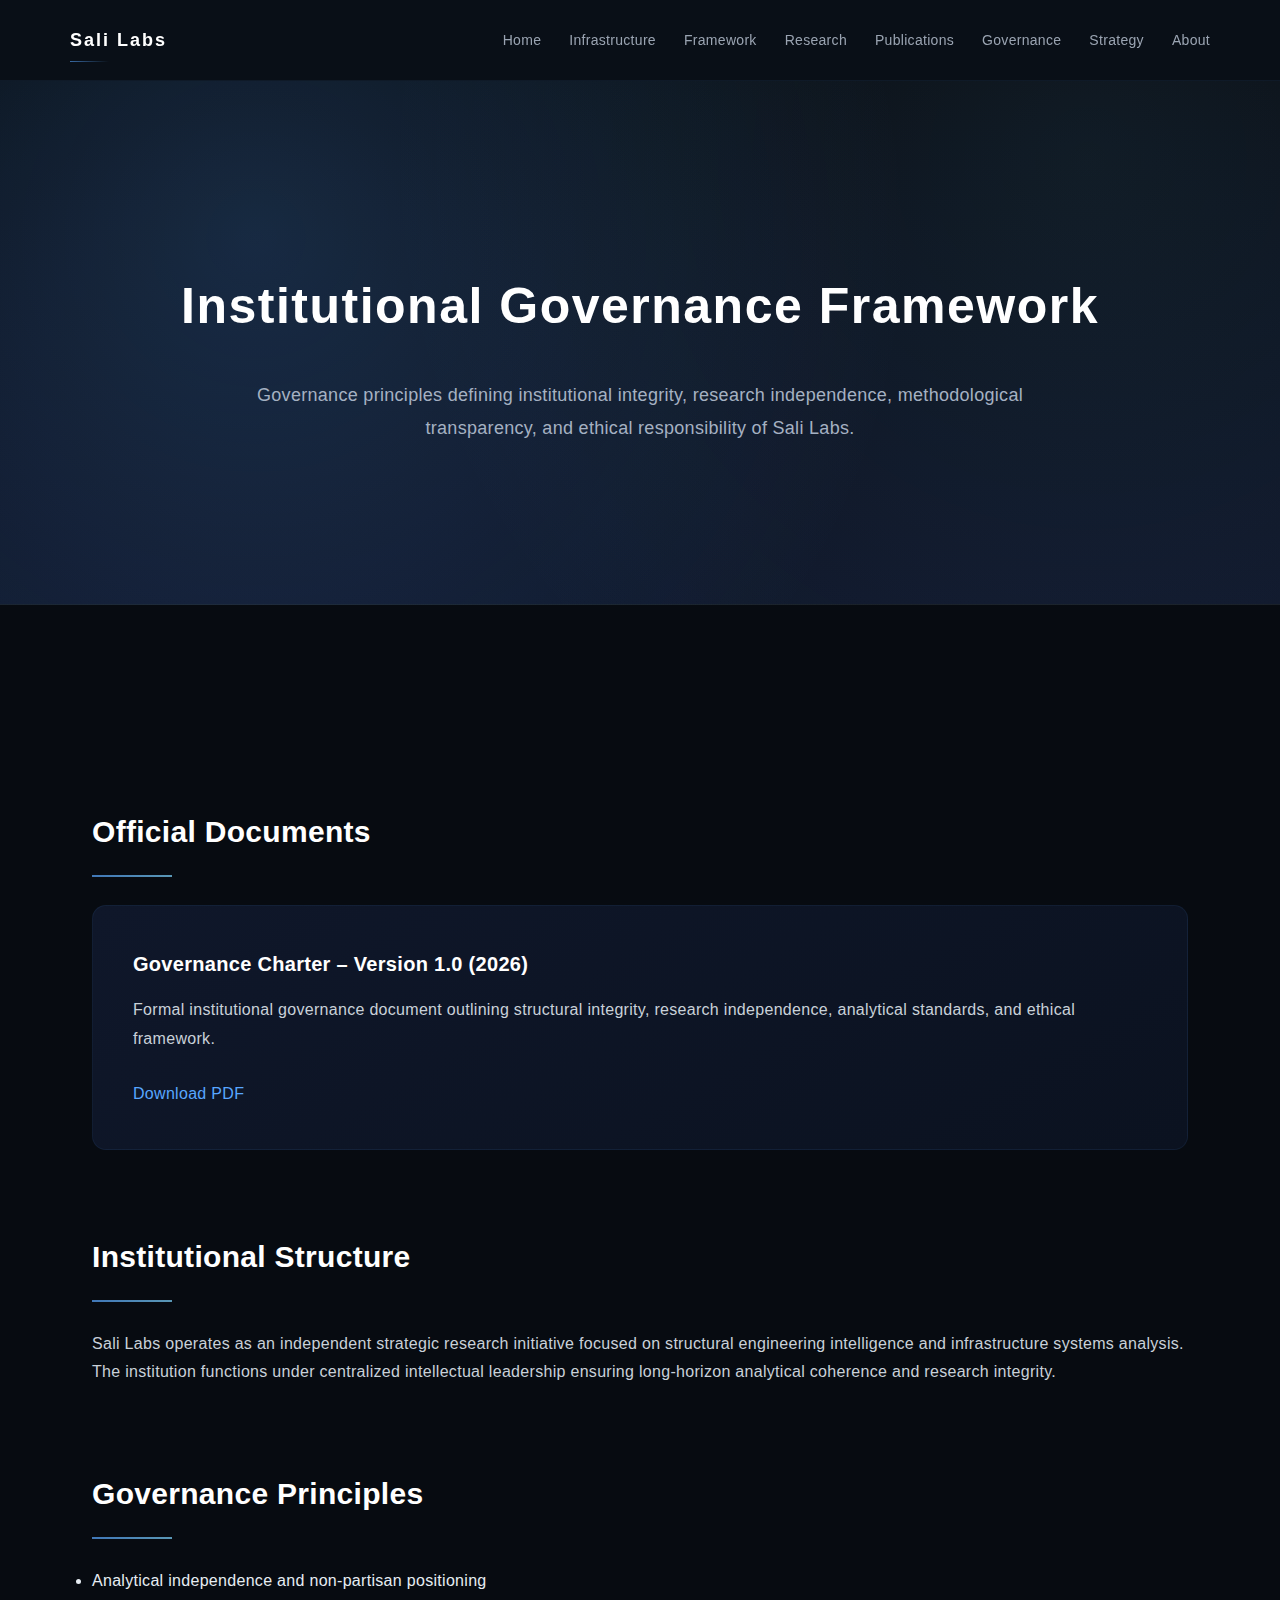
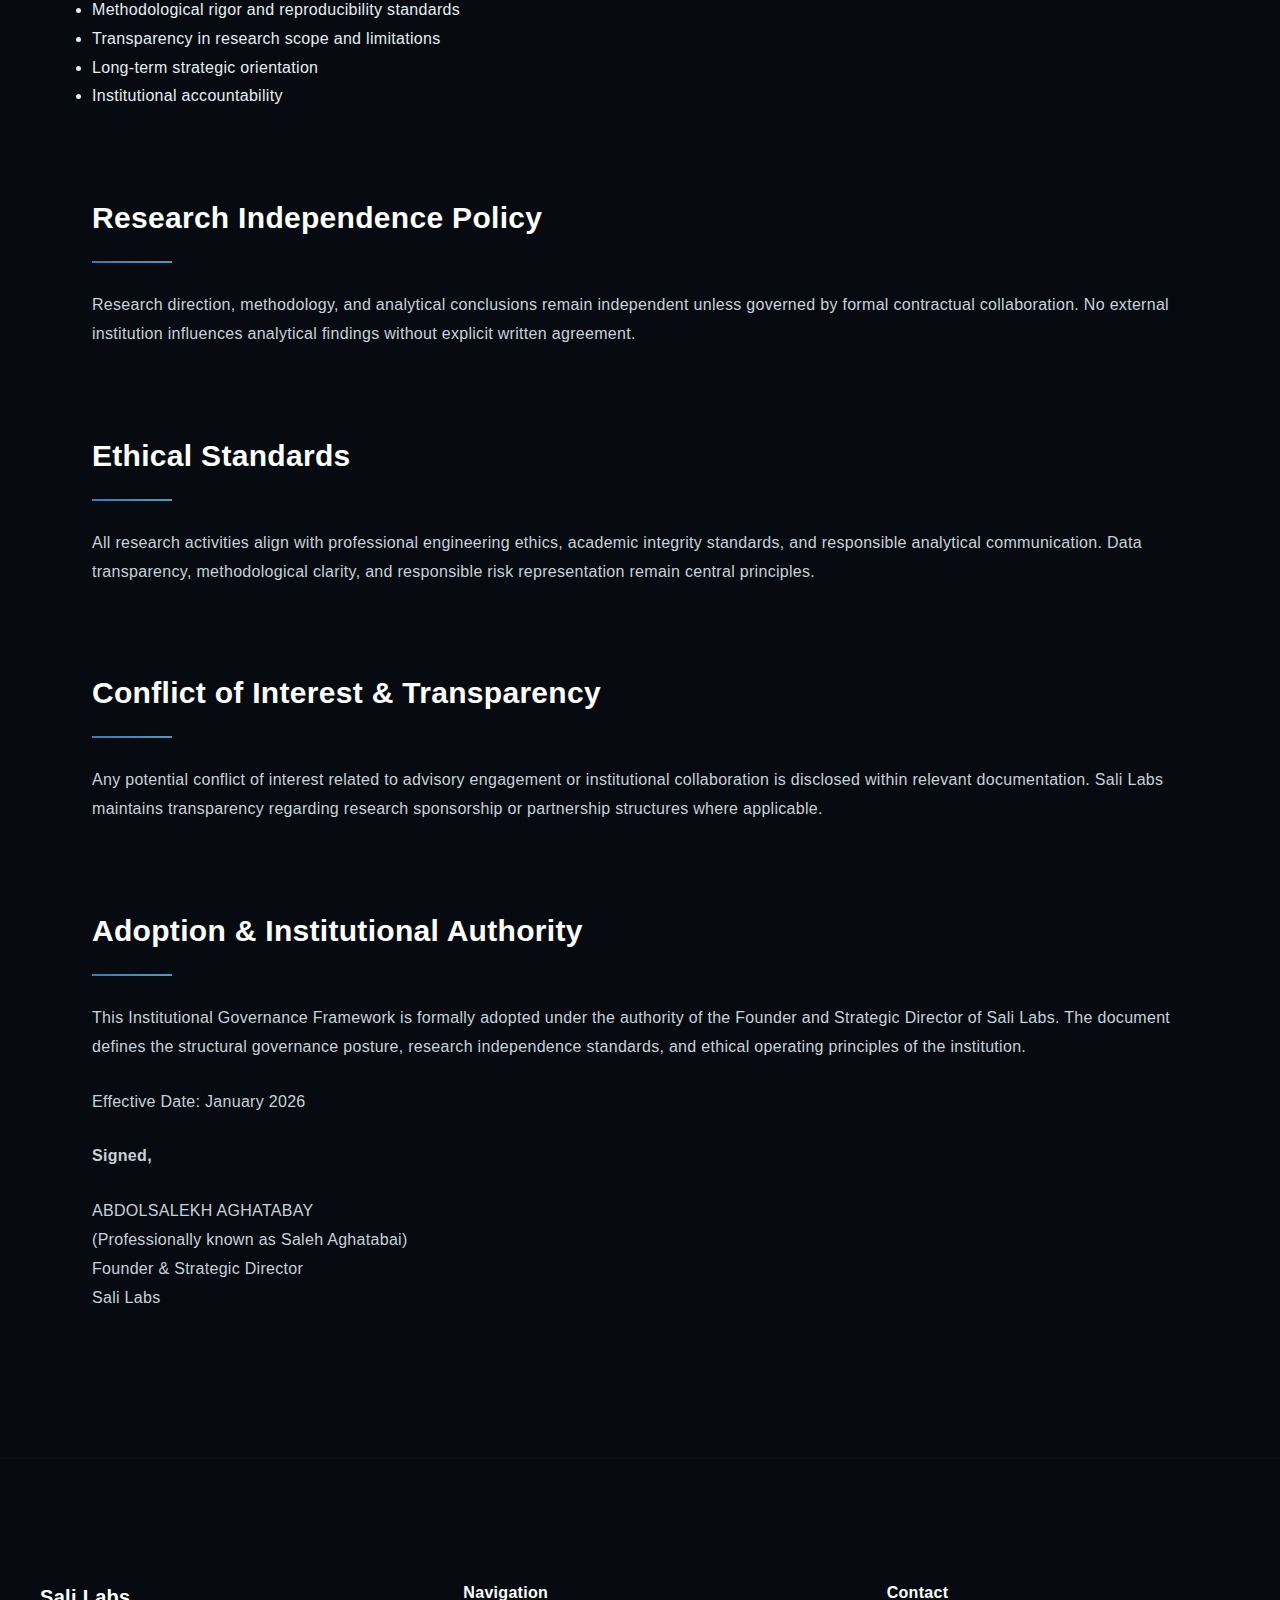
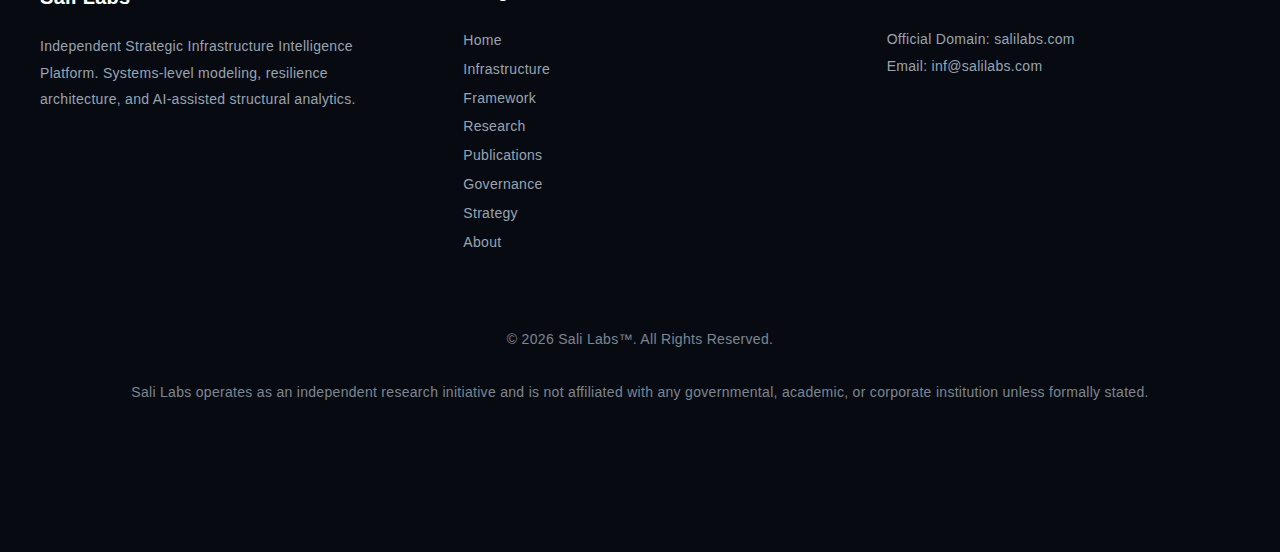
<file: governance.html>
<!DOCTYPE html>
<html lang="en">
<head>
  <meta charset="UTF-8">
  <meta name="viewport" content="width=device-width, initial-scale=1.0">

  <title>Sali Labs | Institutional Governance</title>

  <meta name="description" content="Institutional Governance Framework of Sali Labs – Independent structural engineering research platform.">
  <meta name="author" content="Sali Labs">
  <meta name="robots" content="index, follow">

  <link rel="stylesheet" href="style.css">
</head>

<body>

<!-- Navigation -->
<nav class="nav">
  <div class="nav-brand">
    <strong>Sali Labs</strong>
  </div>

  <div class="nav-links">
    <a href="index.html">Home</a>
    <a href="infrastructure-intelligence.html">Infrastructure</a>
    <a href="analytical-framework.html">Framework</a>
    <a href="research.html">Research</a>
    <a href="publications.html">Publications</a>
    <a href="governance.html">Governance</a>
    <a href="strategy.html">Strategy</a>
    <a href="about.html">About</a>
  </div>
</nav>

<!-- Hero Section -->
<header class="hero">
  <h1>Institutional Governance Framework</h1>
  <p>
    Governance principles defining institutional integrity, research independence,
    methodological transparency, and ethical responsibility of Sali Labs.
  </p>
</header>

<main class="container">

  <!-- Official Documents -->
  <section class="document-section">
    <h2>Official Documents</h2>

    <div class="card">
      <h3>Governance Charter – Version 1.0 (2026)</h3>
      <p>
        Formal institutional governance document outlining structural integrity,
        research independence, analytical standards, and ethical framework.
      </p>

      <a href="Sali_Labs_Governance_Charter_v1_2026.pdf"
         target="_blank"
         class="btn-primary">
         Download PDF
      </a>
    </div>
  </section>

  <!-- Institutional Structure -->
  <section>
    <h2>Institutional Structure</h2>
    <p>
      Sali Labs operates as an independent strategic research initiative
      focused on structural engineering intelligence and infrastructure systems analysis.
      The institution functions under centralized intellectual leadership
      ensuring long-horizon analytical coherence and research integrity.
    </p>
  </section>

  <!-- Governance Principles -->
  <section>
    <h2>Governance Principles</h2>
    <ul>
      <li>Analytical independence and non-partisan positioning</li>
      <li>Methodological rigor and reproducibility standards</li>
      <li>Transparency in research scope and limitations</li>
      <li>Long-term strategic orientation</li>
      <li>Institutional accountability</li>
    </ul>
  </section>

  <!-- Research Independence -->
  <section>
    <h2>Research Independence Policy</h2>
    <p>
      Research direction, methodology, and analytical conclusions remain
      independent unless governed by formal contractual collaboration.
      No external institution influences analytical findings
      without explicit written agreement.
    </p>
  </section>

  <!-- Ethical Standards -->
  <section>
    <h2>Ethical Standards</h2>
    <p>
      All research activities align with professional engineering ethics,
      academic integrity standards, and responsible analytical communication.
      Data transparency, methodological clarity, and responsible risk representation
      remain central principles.
    </p>
  </section>

  <!-- Conflict of Interest -->
  <section>
    <h2>Conflict of Interest & Transparency</h2>
    <p>
      Any potential conflict of interest related to advisory engagement
      or institutional collaboration is disclosed within relevant documentation.
      Sali Labs maintains transparency regarding research sponsorship
      or partnership structures where applicable.
    </p>
  </section>

<section class="adoption-block">
  <h2>Adoption & Institutional Authority</h2>

  <p>
    This Institutional Governance Framework is formally adopted under the
    authority of the Founder and Strategic Director of Sali Labs.
    The document defines the structural governance posture,
    research independence standards, and ethical operating principles
    of the institution.
  </p>

  <p>
    Effective Date: January 2026
  </p>

  <div class="signature-block">
    <p><strong>Signed,</strong></p>
    <p>
      ABDOLSALEKH AGHATABAY<br>
      (Professionally known as Saleh Aghatabai)<br>
      Founder & Strategic Director<br>
      Sali Labs
    </p>
  </div>
</section>
  
</main>

<!-- Footer -->
<footer class="footer">
  <div class="footer-container">

    <div class="footer-section">
      <h3>Sali Labs</h3>
      <p>
        Independent Strategic Infrastructure Intelligence Platform.
        Systems-level modeling, resilience architecture,
        and AI-assisted structural analytics.
      </p>
    </div>

    <div class="footer-section">
      <h4>Navigation</h4>
      <a href="index.html">Home</a><br>
      <a href="infrastructure-intelligence.html">Infrastructure</a><br>
      <a href="analytical-framework.html">Framework</a><br>
      <a href="research.html">Research</a><br>
      <a href="publications.html">Publications</a><br>
      <a href="governance.html">Governance</a><br>
      <a href="strategy.html">Strategy</a><br>
      <a href="about.html">About</a>
    </div>

    <div class="footer-section">
      <h4>Contact</h4>
      <p>
        Official Domain: salilabs.com<br>
        Email: <a href="mailto:inf@salilabs.com">inf@salilabs.com</a>
      </p>
    </div>

  </div>

  <div class="footer-bottom">
    <p>© 2026 Sali Labs™. All Rights Reserved.</p>
    <p>
      Sali Labs operates as an independent research initiative and is not affiliated
      with any governmental, academic, or corporate institution unless formally stated.
    </p>
  </div>
</footer>

</body>
</html>
</file>
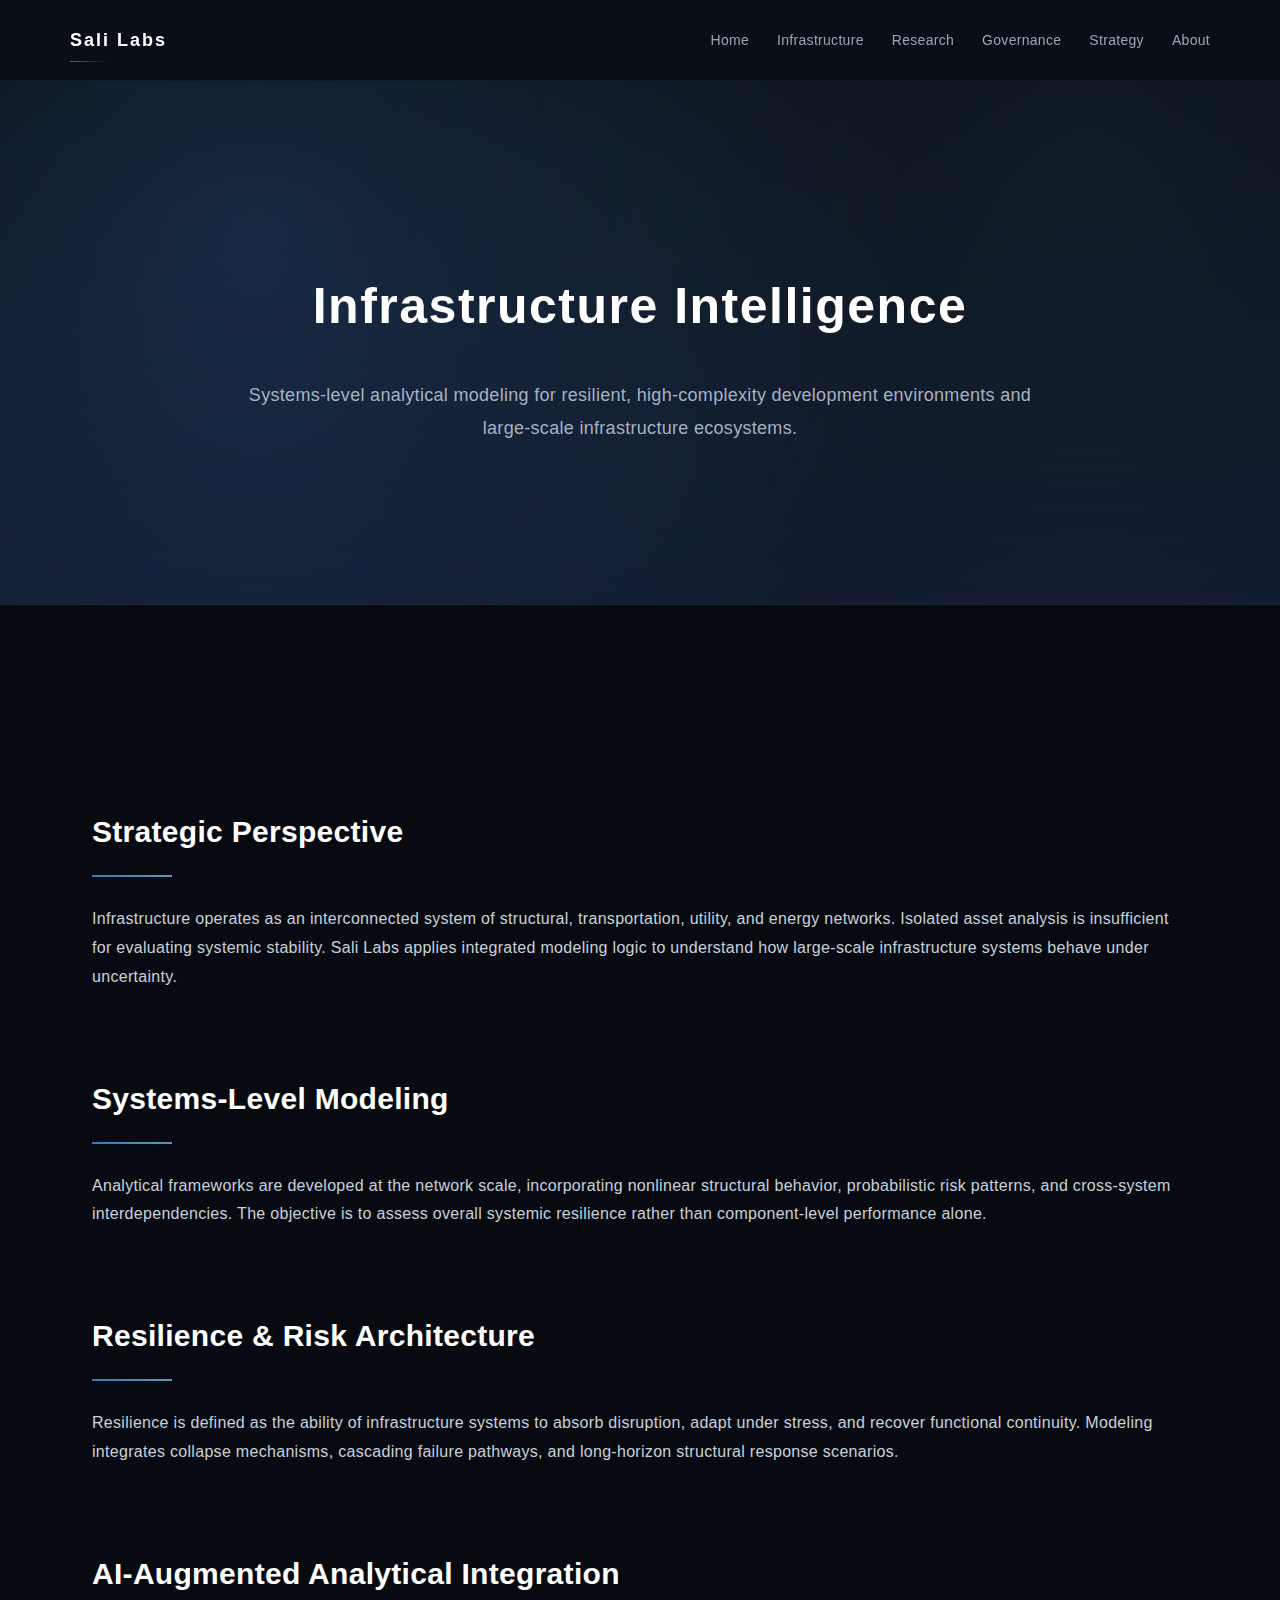
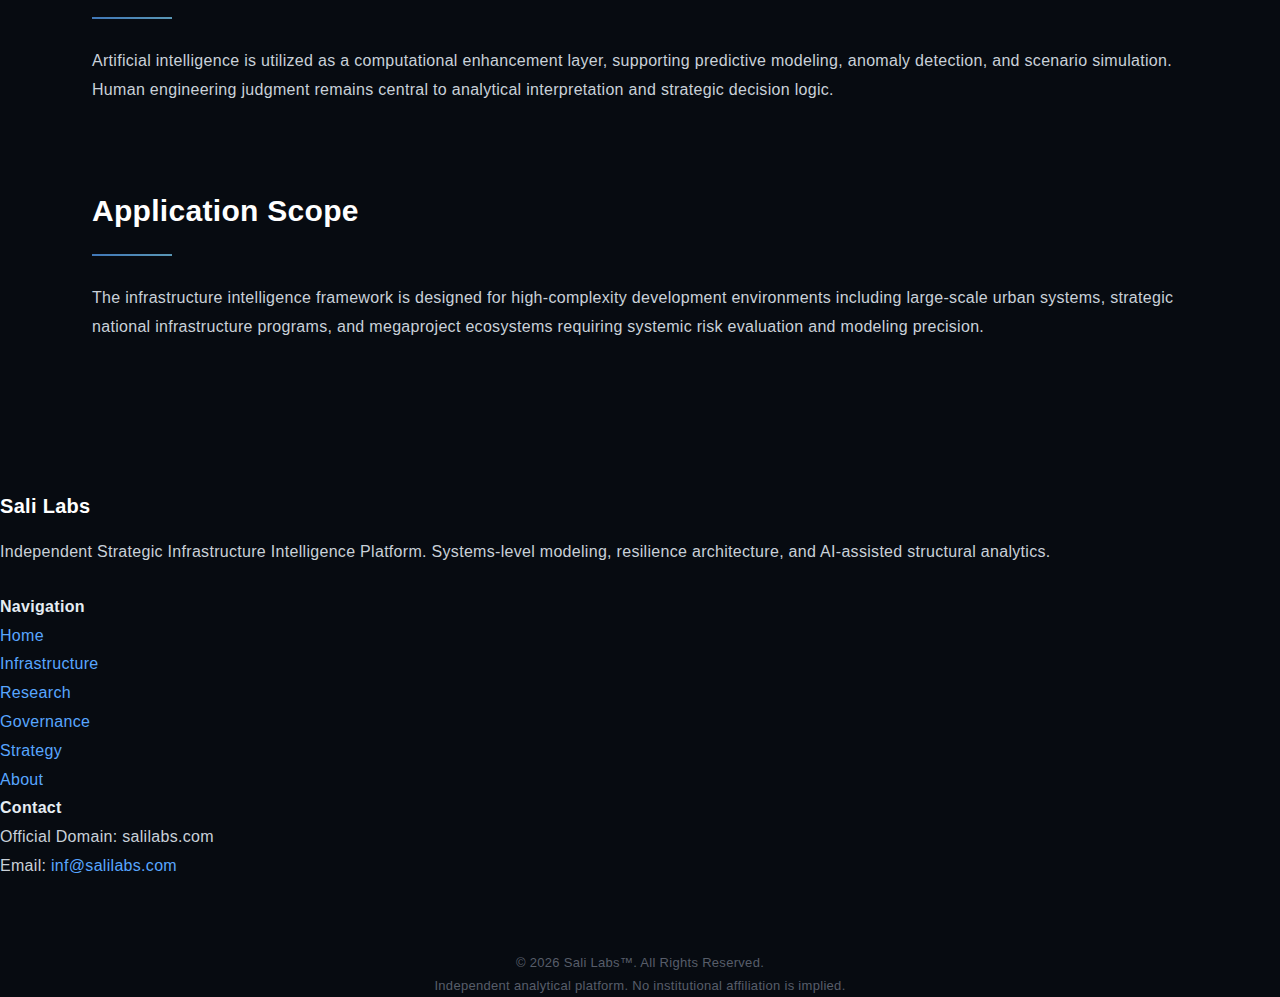
<file: infrastructure-intelligence.html>
<!DOCTYPE html>
<html lang="en">
<head>
  <meta charset="UTF-8">
  <meta name="viewport" content="width=device-width, initial-scale=1.0">
  <title>Infrastructure Intelligence | Sali Labs</title>
  <link rel="stylesheet" href="style.css">
</head>
<body>

<nav class="nav">
  <div class="nav-brand">
    <strong>Sali Labs</strong>
  </div>
  <div class="nav-links">
    <a href="index.html">Home</a>
    <a href="infrastructure-intelligence.html">Infrastructure</a>
    <a href="research.html">Research</a>
    <a href="governance.html">Governance</a>
    <a href="strategy.html">Strategy</a>
    <a href="about.html">About</a>
  </div>
</nav>

<section class="hero">
  <h1>Infrastructure Intelligence</h1>
  <p>
    Systems-level analytical modeling for resilient, high-complexity
    development environments and large-scale infrastructure ecosystems.
  </p>
</section>

<div class="container">

  <section>
    <h2>Strategic Perspective</h2>
    <p>
      Infrastructure operates as an interconnected system of structural,
      transportation, utility, and energy networks.
      Isolated asset analysis is insufficient for evaluating systemic stability.
      Sali Labs applies integrated modeling logic to understand
      how large-scale infrastructure systems behave under uncertainty.
    </p>
  </section>

  <section>
    <h2>Systems-Level Modeling</h2>
    <p>
      Analytical frameworks are developed at the network scale,
      incorporating nonlinear structural behavior,
      probabilistic risk patterns,
      and cross-system interdependencies.
      The objective is to assess overall systemic resilience
      rather than component-level performance alone.
    </p>
  </section>

  <section>
    <h2>Resilience & Risk Architecture</h2>
    <p>
      Resilience is defined as the ability of infrastructure systems
      to absorb disruption, adapt under stress,
      and recover functional continuity.
      Modeling integrates collapse mechanisms,
      cascading failure pathways,
      and long-horizon structural response scenarios.
    </p>
  </section>

  <section>
    <h2>AI-Augmented Analytical Integration</h2>
    <p>
      Artificial intelligence is utilized as a computational enhancement layer,
      supporting predictive modeling,
      anomaly detection,
      and scenario simulation.
      Human engineering judgment remains central to
      analytical interpretation and strategic decision logic.
    </p>
  </section>

  <section>
    <h2>Application Scope</h2>
    <p>
      The infrastructure intelligence framework is designed for
      high-complexity development environments including
      large-scale urban systems,
      strategic national infrastructure programs,
      and megaproject ecosystems requiring
      systemic risk evaluation and modeling precision.
    </p>
  </section>

</div>

<footer class="site-footer">
  <div class="footer-content">

    <div class="footer-section">
      <h3>Sali Labs</h3>
      <p>
        Independent Strategic Infrastructure Intelligence Platform.
        Systems-level modeling, resilience architecture,
        and AI-assisted structural analytics.
      </p>
    </div>

    <div class="footer-section">
      <h4>Navigation</h4>
      <a href="index.html">Home</a><br>
      <a href="infrastructure-intelligence.html">Infrastructure</a><br>
      <a href="research.html">Research</a><br>
      <a href="governance.html">Governance</a><br>
      <a href="strategy.html">Strategy</a><br>
      <a href="about.html">About</a>
    </div>

    <div class="footer-section">
      <h4>Contact</h4>
      <p>
        Official Domain: salilabs.com<br>
        Email: <a href="mailto:inf@salilabs.com">inf@salilabs.com</a>
      </p>
    </div>

  </div>

  <div class="footer-bottom">
    © 2026 Sali Labs™. All Rights Reserved.<br>
    Independent analytical platform. No institutional affiliation is implied.
  </div>
</footer>

</body>
</html>
</file>
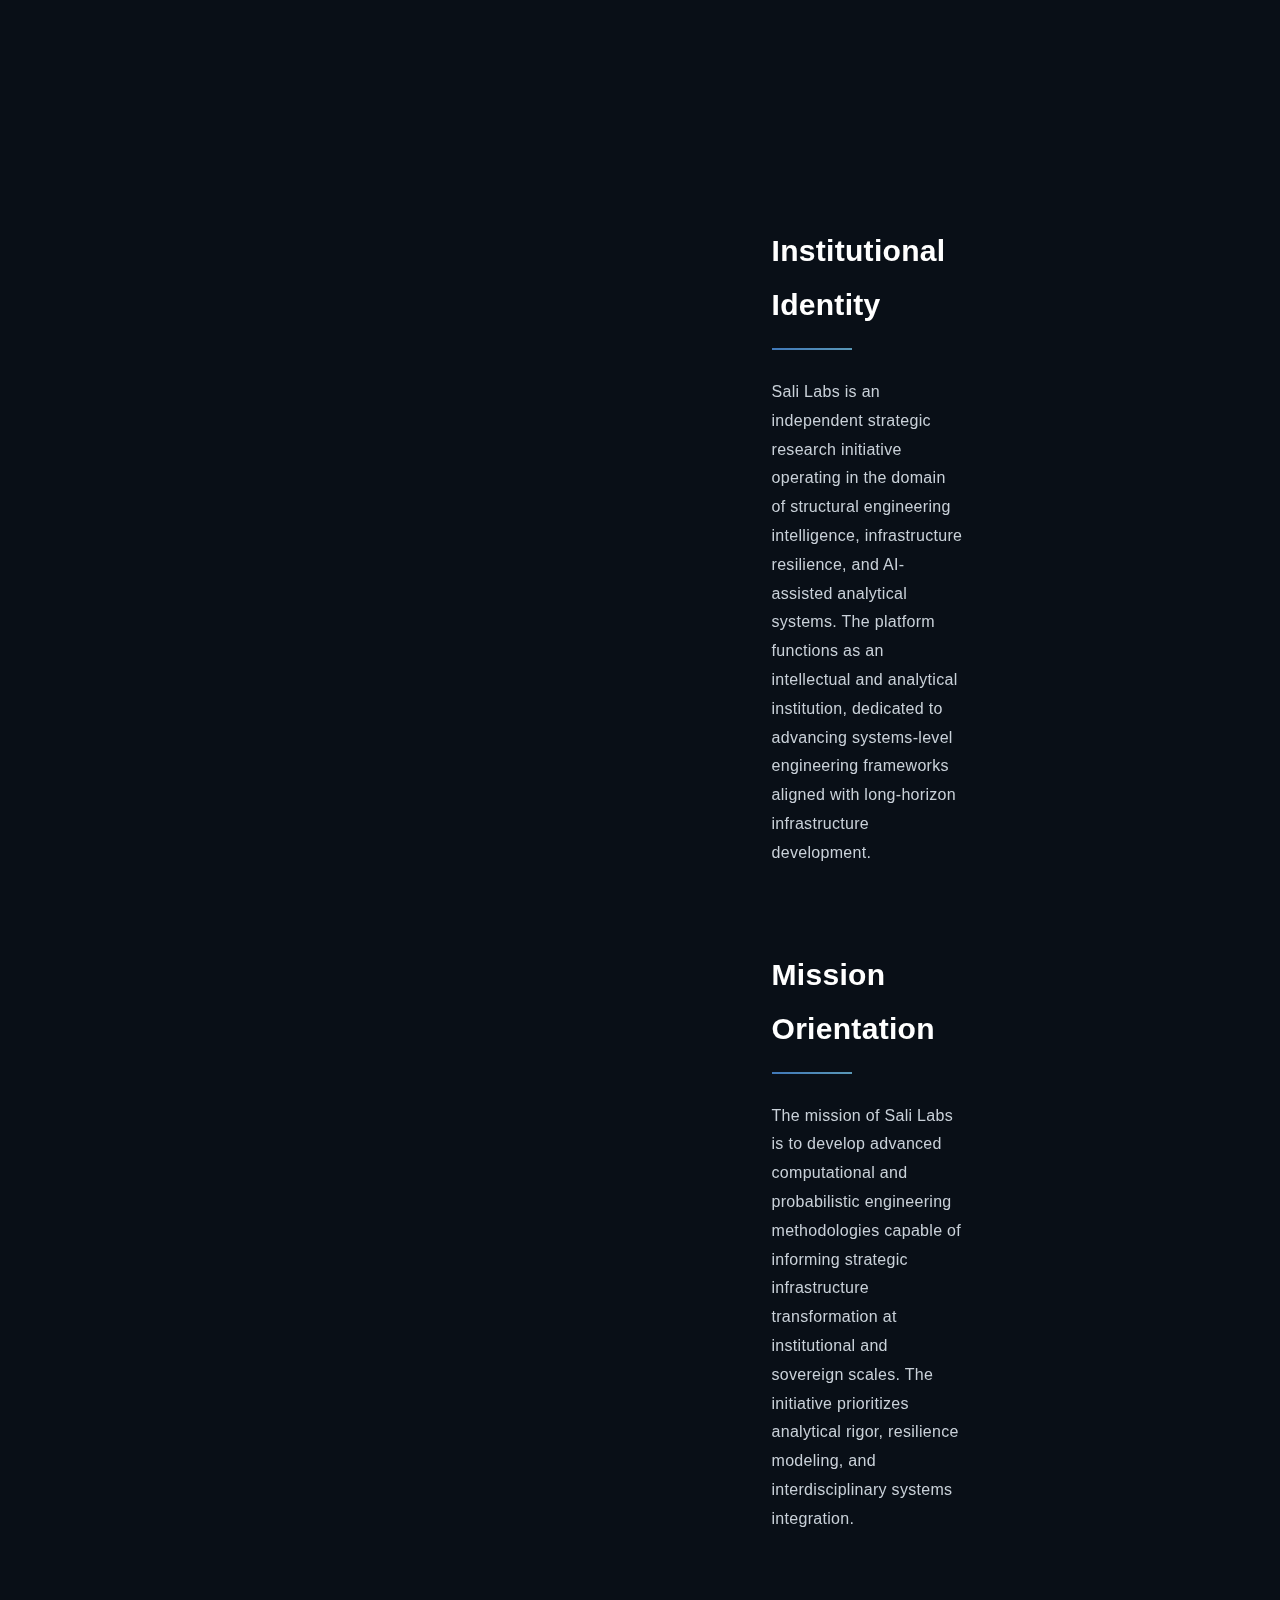
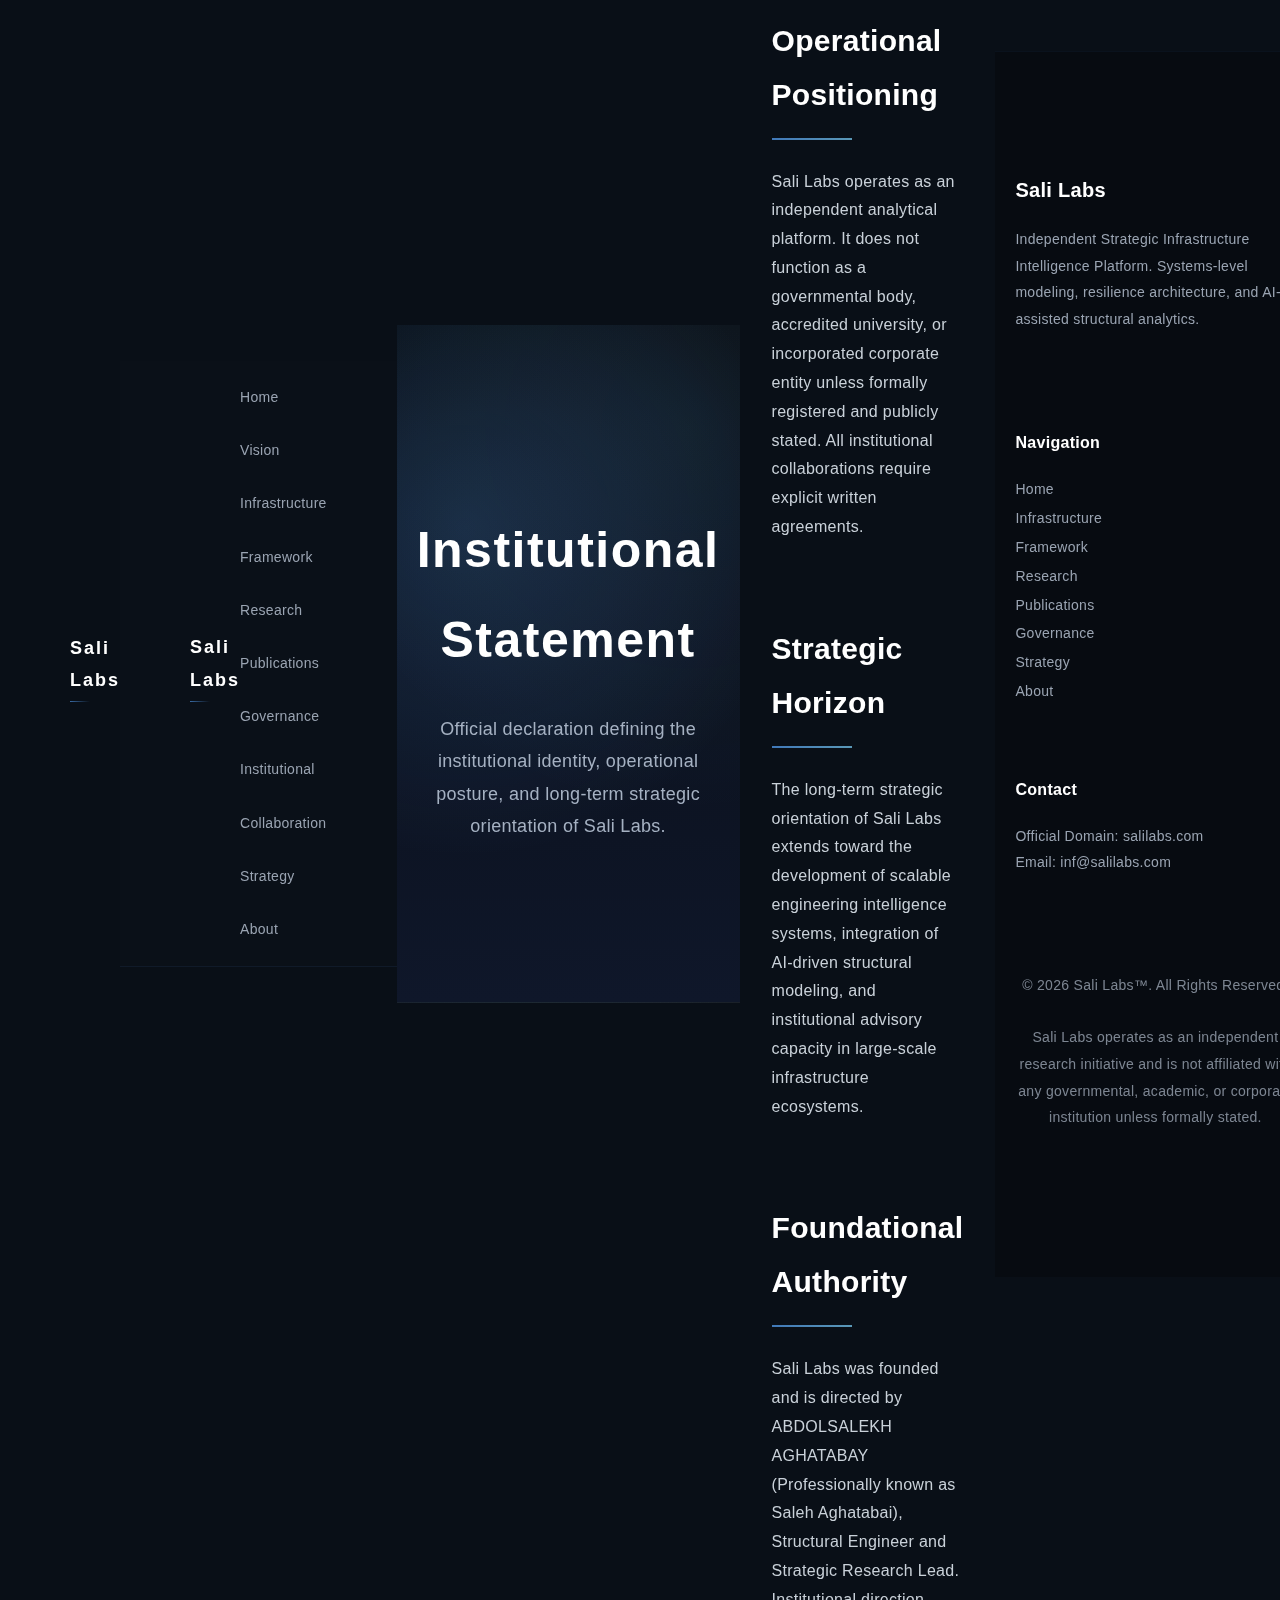
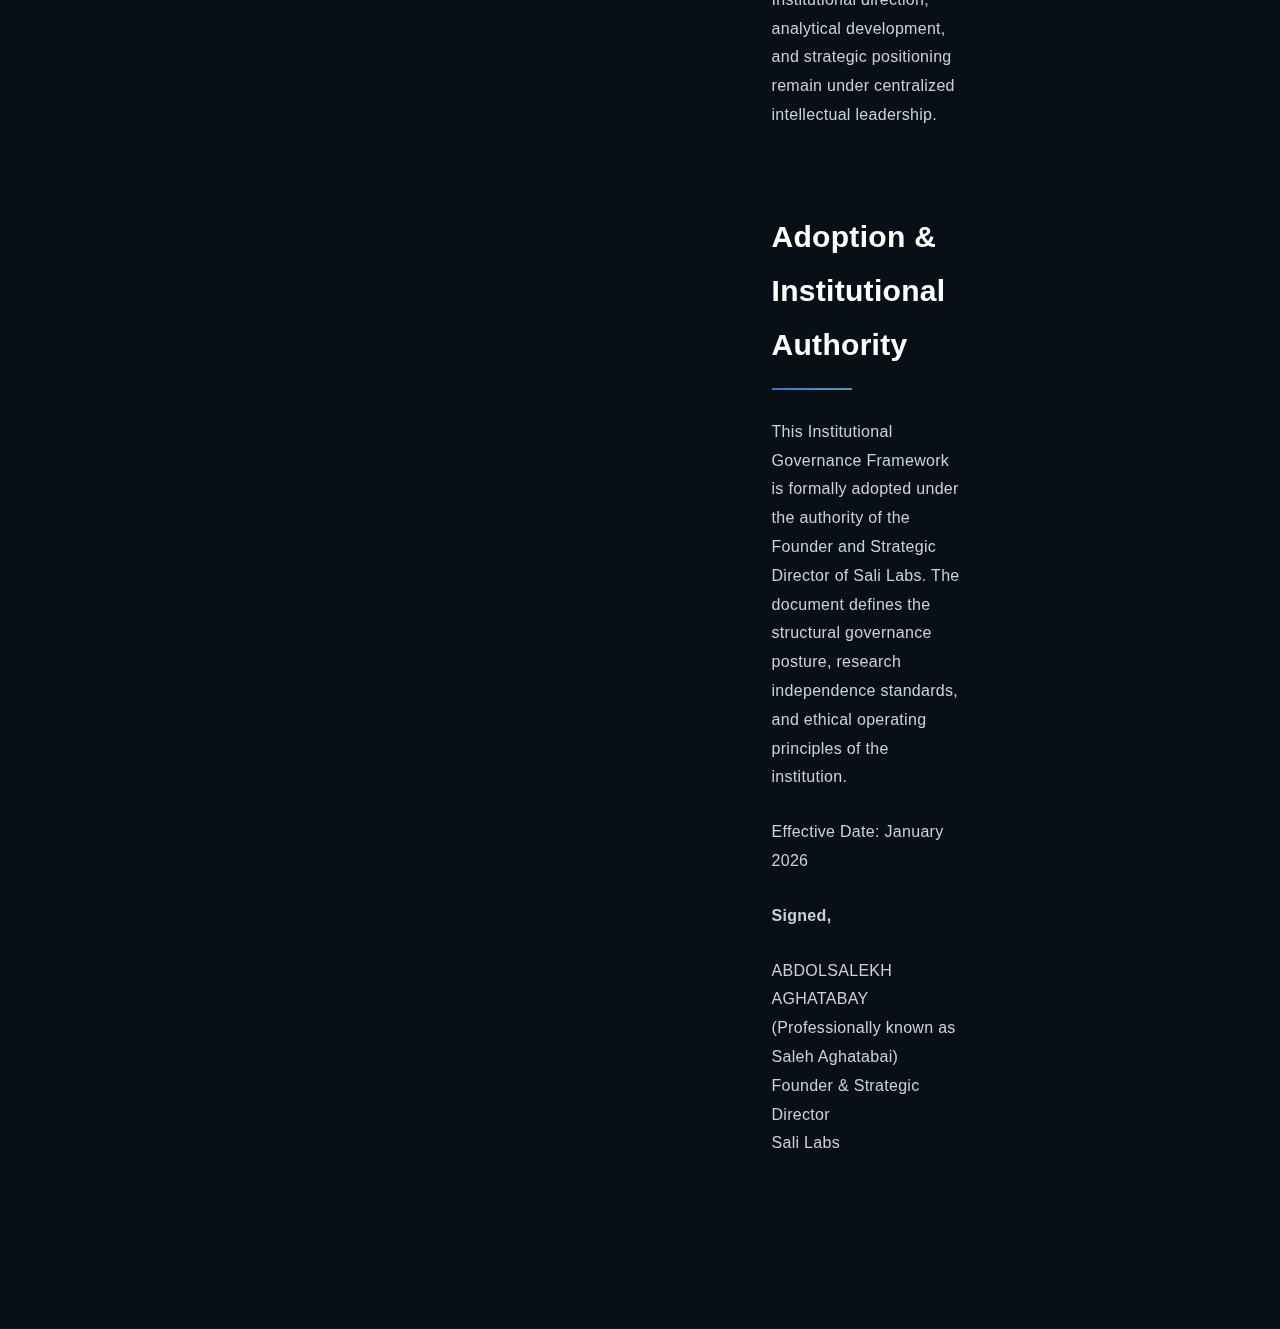
<file: institutional-statement.html>
<!DOCTYPE html>
<html lang="en">
<head>
  <meta charset="UTF-8">
  <meta name="viewport" content="width=device-width, initial-scale=1.0">

  <title>Sali Labs | Institutional Statement</title>

  <meta name="description" content="Official Institutional Statement of Sali Labs – Independent strategic structural engineering research platform.">
  <meta name="author" content="Sali Labs">
  <meta name="robots" content="index, follow">

  <link rel="stylesheet" href="style.css">
</head>

<body>

<nav class="nav">
  <div class="nav-brand">
    <strong>Sali Labs</strong>
  </div>

  <nav class="nav">
  <div class="nav-brand">
    <strong>Sali Labs</strong>
  </div>

  <div class="nav-links">
    <a href="index.html">Home</a>
    <a href="vision.html">Vision</a>
    <a href="infrastructure-intelligence.html">Infrastructure</a>
    <a href="analytical-framework.html">Framework</a>
    <a href="research.html">Research</a>
    <a href="publications.html">Publications</a>
    <a href="governance.html">Governance</a>
    <a href="institutional-statement.html">Institutional</a>
    <a href="collaboration.html">Collaboration</a>
    <a href="strategy.html">Strategy</a>
    <a href="about.html">About</a>
  </div>
  </nav>

<header class="hero">
  <h1>Institutional Statement</h1>
  <p>
    Official declaration defining the institutional identity,
    operational posture, and long-term strategic orientation of Sali Labs.
  </p>
</header>

<main class="container">

  <section>
    <h2>Institutional Identity</h2>
    <p>
      Sali Labs is an independent strategic research initiative operating
      in the domain of structural engineering intelligence, infrastructure resilience,
      and AI-assisted analytical systems.
      The platform functions as an intellectual and analytical institution,
      dedicated to advancing systems-level engineering frameworks
      aligned with long-horizon infrastructure development.
    </p>
  </section>

  <section>
    <h2>Mission Orientation</h2>
    <p>
      The mission of Sali Labs is to develop advanced computational
      and probabilistic engineering methodologies capable of informing
      strategic infrastructure transformation at institutional and sovereign scales.
      The initiative prioritizes analytical rigor, resilience modeling,
      and interdisciplinary systems integration.
    </p>
  </section>

  <section>
    <h2>Operational Positioning</h2>
    <p>
      Sali Labs operates as an independent analytical platform.
      It does not function as a governmental body, accredited university,
      or incorporated corporate entity unless formally registered and publicly stated.
      All institutional collaborations require explicit written agreements.
    </p>
  </section>

  <section>
    <h2>Strategic Horizon</h2>
    <p>
      The long-term strategic orientation of Sali Labs extends toward
      the development of scalable engineering intelligence systems,
      integration of AI-driven structural modeling,
      and institutional advisory capacity in large-scale infrastructure ecosystems.
    </p>
  </section>

  <section>
    <h2>Foundational Authority</h2>
    <p>
      Sali Labs was founded and is directed by
      ABDOLSALEKH AGHATABAY
      (Professionally known as Saleh Aghatabai),
      Structural Engineer and Strategic Research Lead.
      Institutional direction, analytical development,
      and strategic positioning remain under centralized intellectual leadership.
    </p>
  </section>

  <section class="adoption-block">
  <h2>Adoption & Institutional Authority</h2>

  <p>
    This Institutional Governance Framework is formally adopted under the
    authority of the Founder and Strategic Director of Sali Labs.
    The document defines the structural governance posture,
    research independence standards, and ethical operating principles
    of the institution.
  </p>

  <p>
    Effective Date: January 2026
  </p>

  <div class="signature-block">
    <p><strong>Signed,</strong></p>
    <p>
      ABDOLSALEKH AGHATABAY<br>
      (Professionally known as Saleh Aghatabai)<br>
      Founder & Strategic Director<br>
      Sali Labs
    </p>
  </div>
  </section>
  
</main>

<footer class="footer">
  <div class="footer-container">

    <div class="footer-section">
      <h3>Sali Labs</h3>
      <p>
        Independent Strategic Infrastructure Intelligence Platform.
        Systems-level modeling, resilience architecture,
        and AI-assisted structural analytics.
      </p>
    </div>

    <div class="footer-section">
      <h4>Navigation</h4>
      <a href="index.html">Home</a><br>
      <a href="infrastructure-intelligence.html">Infrastructure</a><br>
      <a href="analytical-framework.html">Framework</a><br>
      <a href="research.html">Research</a><br>
      <a href="publications.html">Publications</a><br>
      <a href="governance.html">Governance</a><br>
      <a href="strategy.html">Strategy</a><br>
      <a href="about.html">About</a>
    </div>

    <div class="footer-section">
      <h4>Contact</h4>
      <p>
        Official Domain: salilabs.com<br>
        Email: <a href="mailto:inf@salilabs.com">inf@salilabs.com</a>
      </p>
    </div>

  </div>

  <div class="footer-bottom">
    <p>© 2026 Sali Labs™. All Rights Reserved.</p>
    <p>
      Sali Labs operates as an independent research initiative and is not affiliated
      with any governmental, academic, or corporate institution unless formally stated.
    </p>
  </div>
</footer>

</body>
</html>
</file>
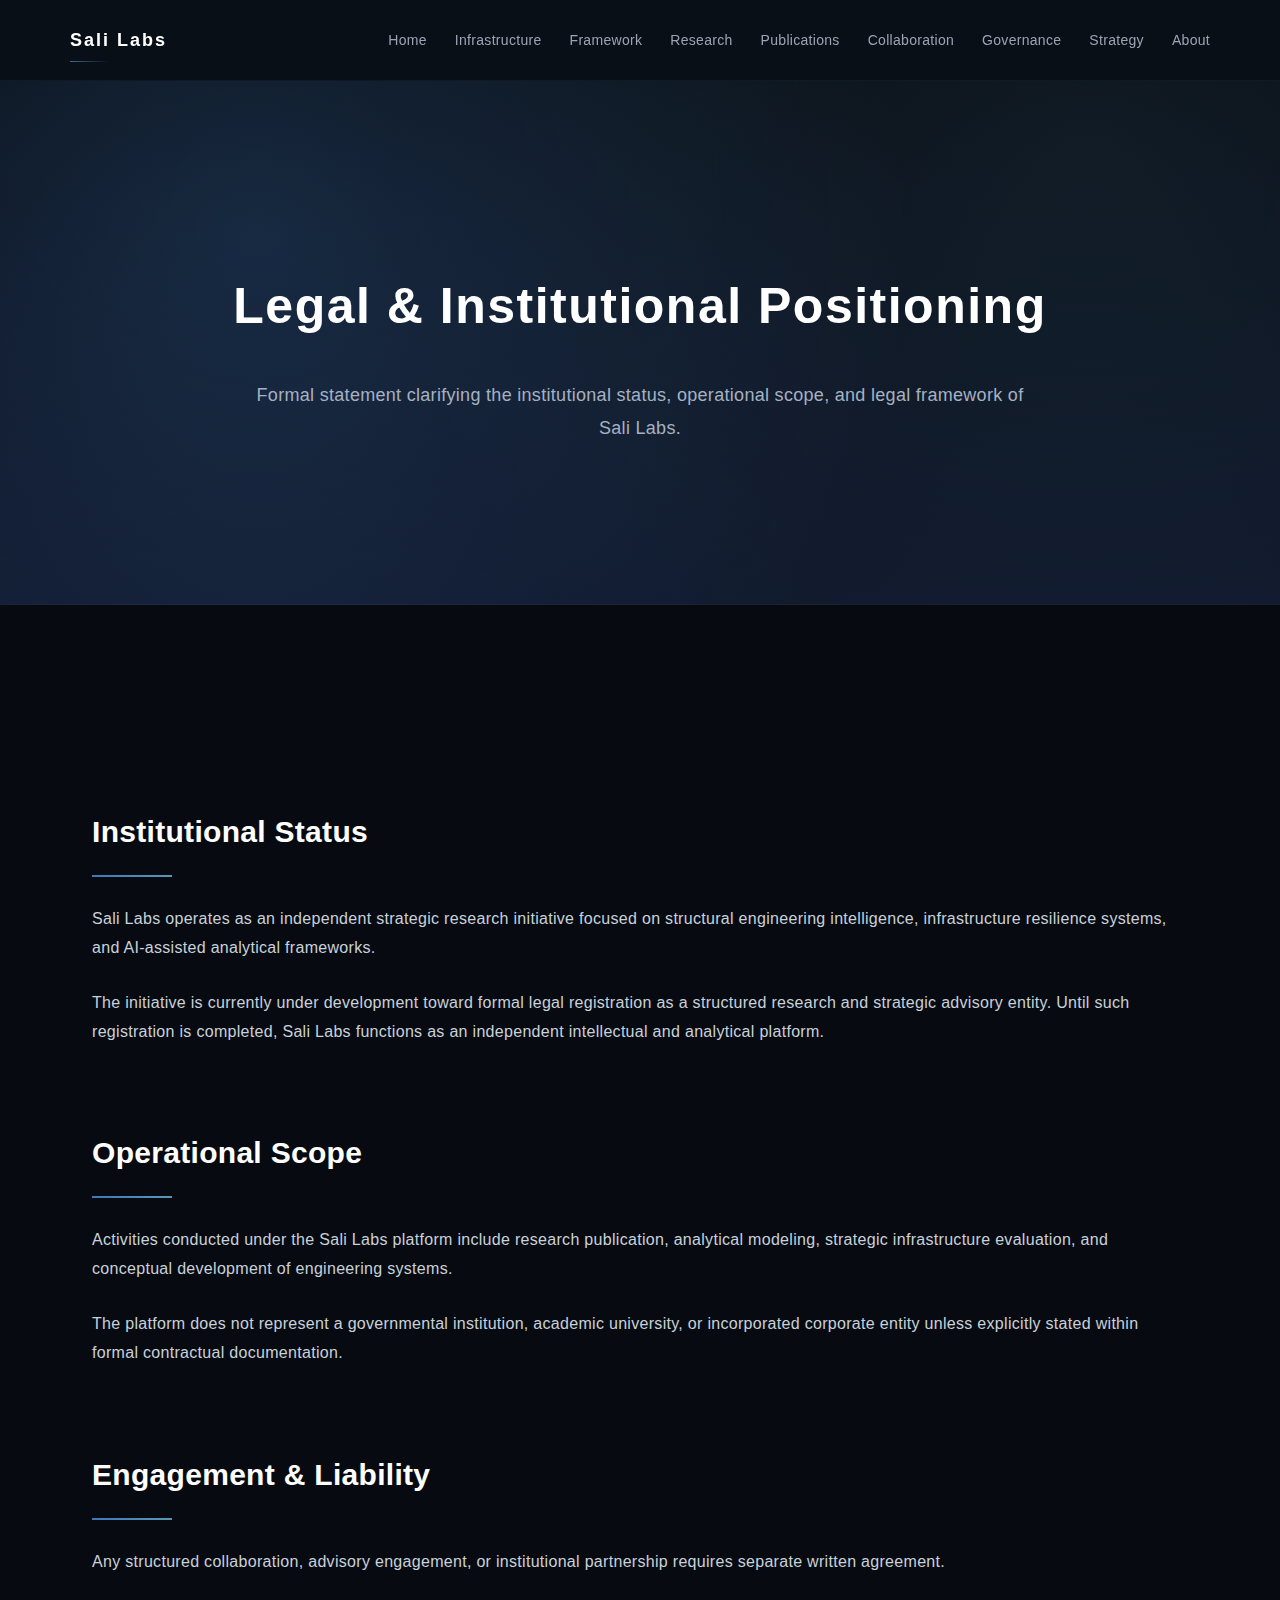
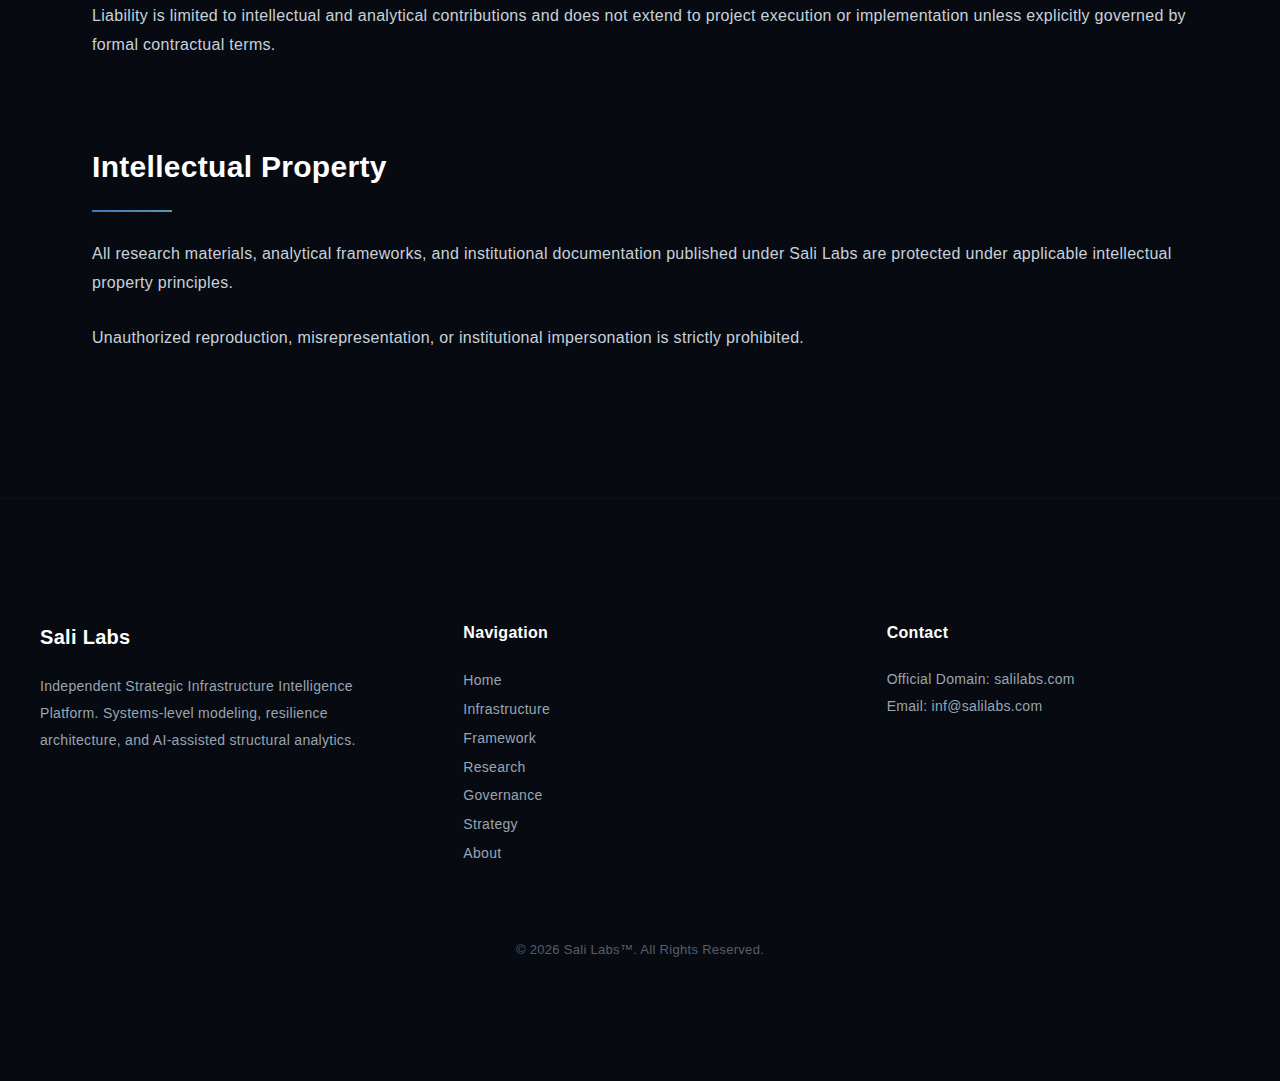
<file: legal-positioning.html>
<!DOCTYPE html>
<html lang="en">
<head>
  <meta charset="UTF-8">
  <meta name="viewport" content="width=device-width, initial-scale=1.0">
  <title>Sali Labs | Legal Positioning</title>
  <meta name="description" content="Legal and institutional positioning statement of Sali Labs as an independent strategic infrastructure research initiative.">
  <link rel="stylesheet" href="style.css">
</head>

<body>

<nav class="nav">
  <div class="nav-brand">
    <strong>Sali Labs</strong>
  </div>

  <div class="nav-links">
    <a href="index.html">Home</a>
    <a href="infrastructure-intelligence.html">Infrastructure</a>
    <a href="analytical-framework.html">Framework</a>
    <a href="research.html">Research</a>
    <a href="publications.html">Publications</a>
    <a href="collaboration.html">Collaboration</a>
    <a href="governance.html">Governance</a>
    <a href="strategy.html">Strategy</a>
    <a href="about.html">About</a>
  </div>
</nav>

<section class="hero">
  <h1>Legal & Institutional Positioning</h1>
  <p>
    Formal statement clarifying the institutional status,
    operational scope, and legal framework of Sali Labs.
  </p>
</section>

<div class="container">

  <h2>Institutional Status</h2>
  <p>
    Sali Labs operates as an independent strategic research initiative
    focused on structural engineering intelligence,
    infrastructure resilience systems,
    and AI-assisted analytical frameworks.
  </p>

  <p>
    The initiative is currently under development toward formal legal registration
    as a structured research and strategic advisory entity.
    Until such registration is completed,
    Sali Labs functions as an independent intellectual and analytical platform.
  </p>

  <h2>Operational Scope</h2>
  <p>
    Activities conducted under the Sali Labs platform include
    research publication,
    analytical modeling,
    strategic infrastructure evaluation,
    and conceptual development of engineering systems.
  </p>

  <p>
    The platform does not represent a governmental institution,
    academic university,
    or incorporated corporate entity unless explicitly stated
    within formal contractual documentation.
  </p>

  <h2>Engagement & Liability</h2>
  <p>
    Any structured collaboration, advisory engagement,
    or institutional partnership requires separate written agreement.
  </p>

  <p>
    Liability is limited to intellectual and analytical contributions
    and does not extend to project execution or implementation
    unless explicitly governed by formal contractual terms.
  </p>

  <h2>Intellectual Property</h2>
  <p>
    All research materials, analytical frameworks,
    and institutional documentation published under Sali Labs
    are protected under applicable intellectual property principles.
  </p>

  <p>
    Unauthorized reproduction, misrepresentation,
    or institutional impersonation is strictly prohibited.
  </p>

</div>

<footer class="footer">
  <div class="footer-container">

    <div class="footer-section">
      <h3>Sali Labs</h3>
      <p>
        Independent Strategic Infrastructure Intelligence Platform.
        Systems-level modeling, resilience architecture,
        and AI-assisted structural analytics.
      </p>
    </div>

    <div class="footer-section">
      <h4>Navigation</h4>
      <a href="index.html">Home</a><br>
      <a href="infrastructure-intelligence.html">Infrastructure</a><br>
      <a href="analytical-framework.html">Framework</a><br>
      <a href="research.html">Research</a><br>
      <a href="governance.html">Governance</a><br>
      <a href="strategy.html">Strategy</a><br>
      <a href="about.html">About</a>
    </div>

    <div class="footer-section">
      <h4>Contact</h4>
      <p>
        Official Domain: salilabs.com<br>
        Email: <a href="mailto:inf@salilabs.com">inf@salilabs.com</a>
      </p>
    </div>

  </div>

  <div class="footer-bottom">
    © 2026 Sali Labs™. All Rights Reserved.
  </div>
</footer>

</body>
</html>
</file>
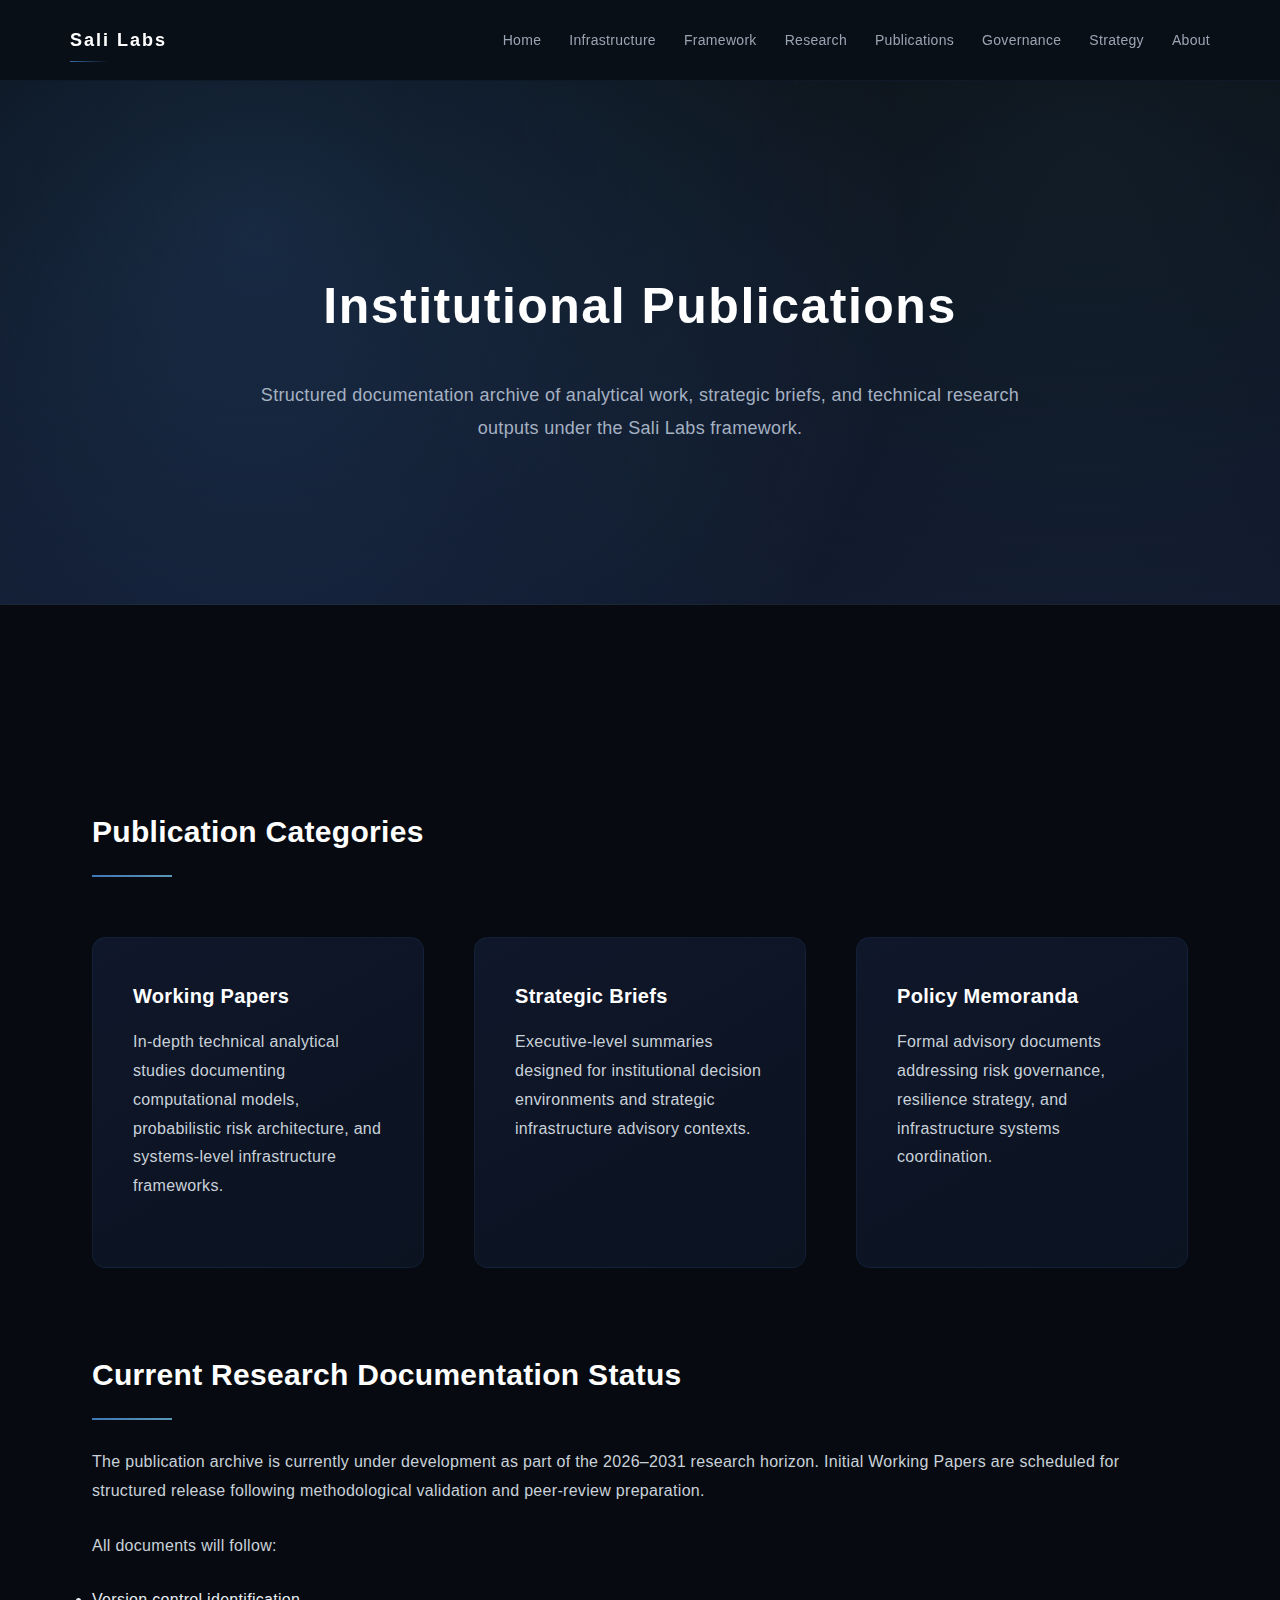
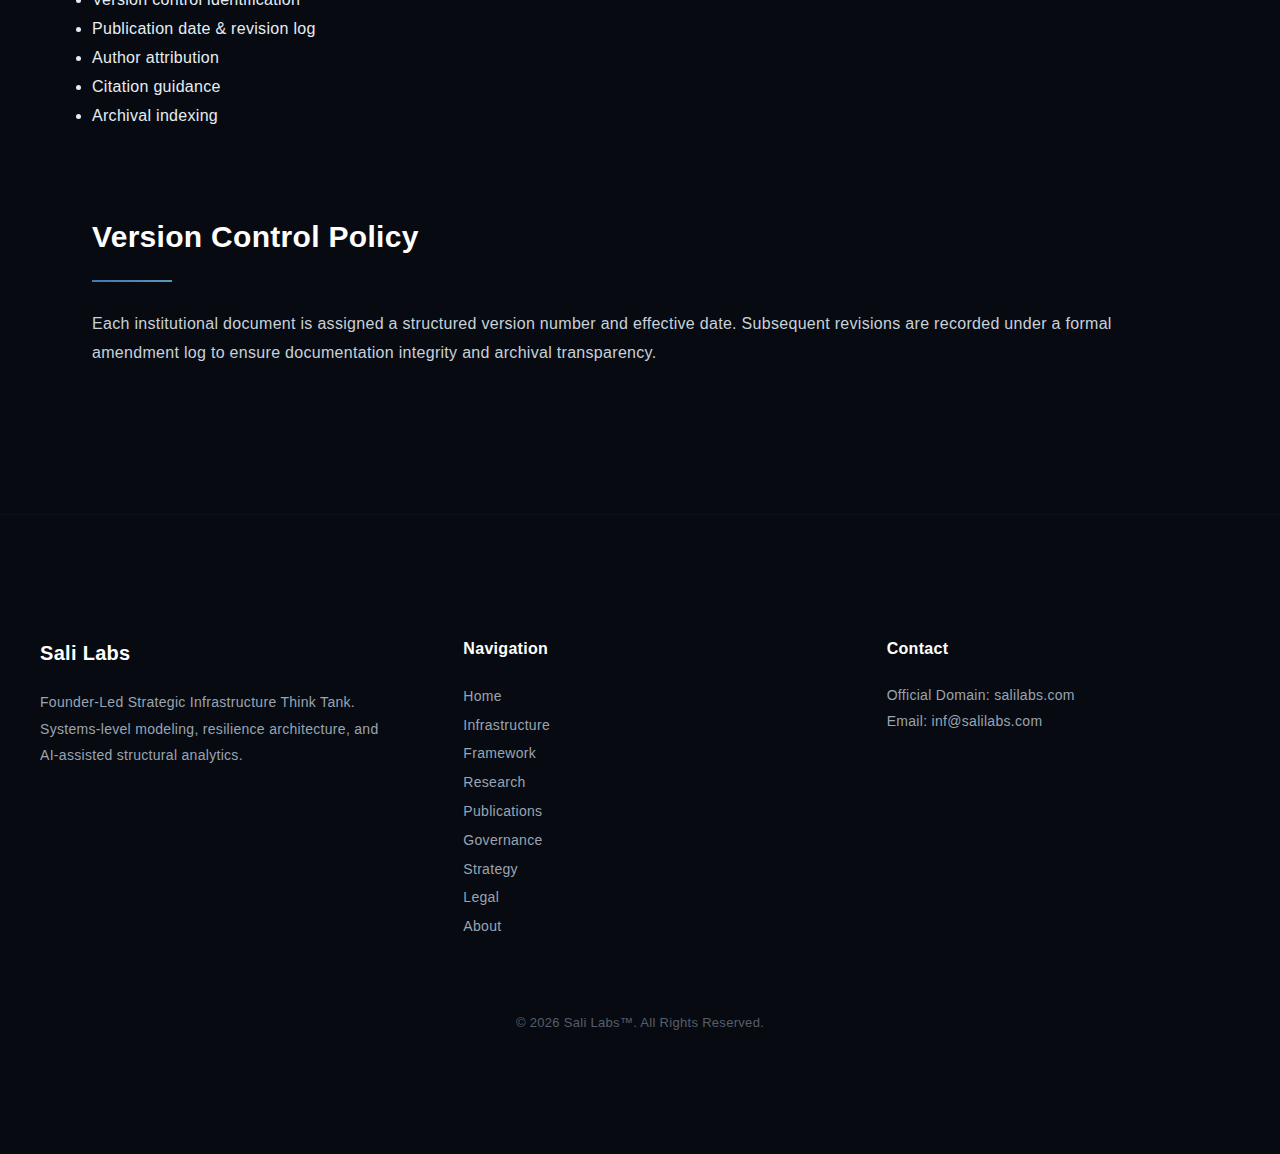
<file: publications.html>
<!DOCTYPE html>
<html lang="en">
<head>
<meta charset="UTF-8">
<meta name="viewport" content="width=device-width, initial-scale=1.0">

<title>Sali Labs | Publications</title>

<meta name="description" content="Institutional Publications of Sali Labs – Working Papers, Strategic Briefs, and Policy Memoranda under a structured documentation framework.">
<meta name="author" content="Sali Labs">
<meta name="robots" content="index, follow">

<link rel="stylesheet" href="style.css">
</head>

<body>

<nav class="nav">
  <div class="nav-brand">
    <strong>Sali Labs</strong>
  </div>
  <div class="nav-links">
    <a href="index.html">Home</a>
    <a href="infrastructure-intelligence.html">Infrastructure</a>
    <a href="analytical-framework.html">Framework</a>
    <a href="research.html">Research</a>
    <a href="publications.html">Publications</a>
    <a href="governance.html">Governance</a>
    <a href="strategy.html">Strategy</a>
    <a href="about.html">About</a>
  </div>
</nav>

<header class="hero">
  <h1>Institutional Publications</h1>
  <p>
    Structured documentation archive of analytical work,
    strategic briefs, and technical research outputs
    under the Sali Labs framework.
  </p>
</header>

<main class="container">

<section>
<h2>Publication Categories</h2>

<div class="card-grid">

<div class="card">
<h3>Working Papers</h3>
<p>
In-depth technical analytical studies documenting
computational models,
probabilistic risk architecture,
and systems-level infrastructure frameworks.
</p>
</div>

<div class="card">
<h3>Strategic Briefs</h3>
<p>
Executive-level summaries designed
for institutional decision environments
and strategic infrastructure advisory contexts.
</p>
</div>

<div class="card">
<h3>Policy Memoranda</h3>
<p>
Formal advisory documents addressing
risk governance,
resilience strategy,
and infrastructure systems coordination.
</p>
</div>

</div>
</section>

<section>
<h2>Current Research Documentation Status</h2>

<p>
The publication archive is currently under development
as part of the 2026–2031 research horizon.
Initial Working Papers are scheduled
for structured release following
methodological validation and peer-review preparation.
</p>

<p>
All documents will follow:
</p>

<ul>
<li>Version control identification</li>
<li>Publication date & revision log</li>
<li>Author attribution</li>
<li>Citation guidance</li>
<li>Archival indexing</li>
</ul>

</section>

<section>
<h2>Version Control Policy</h2>
<p>
Each institutional document is assigned
a structured version number and effective date.
Subsequent revisions are recorded under
a formal amendment log to ensure
documentation integrity and archival transparency.
</p>
</section>

</main>

<footer class="footer">
  <div class="footer-container">

    <div class="footer-section">
      <h3>Sali Labs</h3>
      <p>
        Founder-Led Strategic Infrastructure Think Tank.
        Systems-level modeling, resilience architecture,
        and AI-assisted structural analytics.
      </p>
    </div>

    <div class="footer-section">
      <h4>Navigation</h4>
      <a href="index.html">Home</a><br>
      <a href="infrastructure-intelligence.html">Infrastructure</a><br>
      <a href="analytical-framework.html">Framework</a><br>
      <a href="research.html">Research</a><br>
      <a href="publications.html">Publications</a><br>
      <a href="governance.html">Governance</a><br>
      <a href="strategy.html">Strategy</a><br>
      <a href="legal-positioning.html">Legal</a><br>
      <a href="about.html">About</a>
    </div>

    <div class="footer-section">
      <h4>Contact</h4>
      <p>
        Official Domain: salilabs.com<br>
        Email: <a href="mailto:inf@salilabs.com">inf@salilabs.com</a>
      </p>
    </div>

  </div>

  <div class="footer-bottom">
    © 2026 Sali Labs™. All Rights Reserved.
  </div>
</footer>

</body>
</html>
</file>
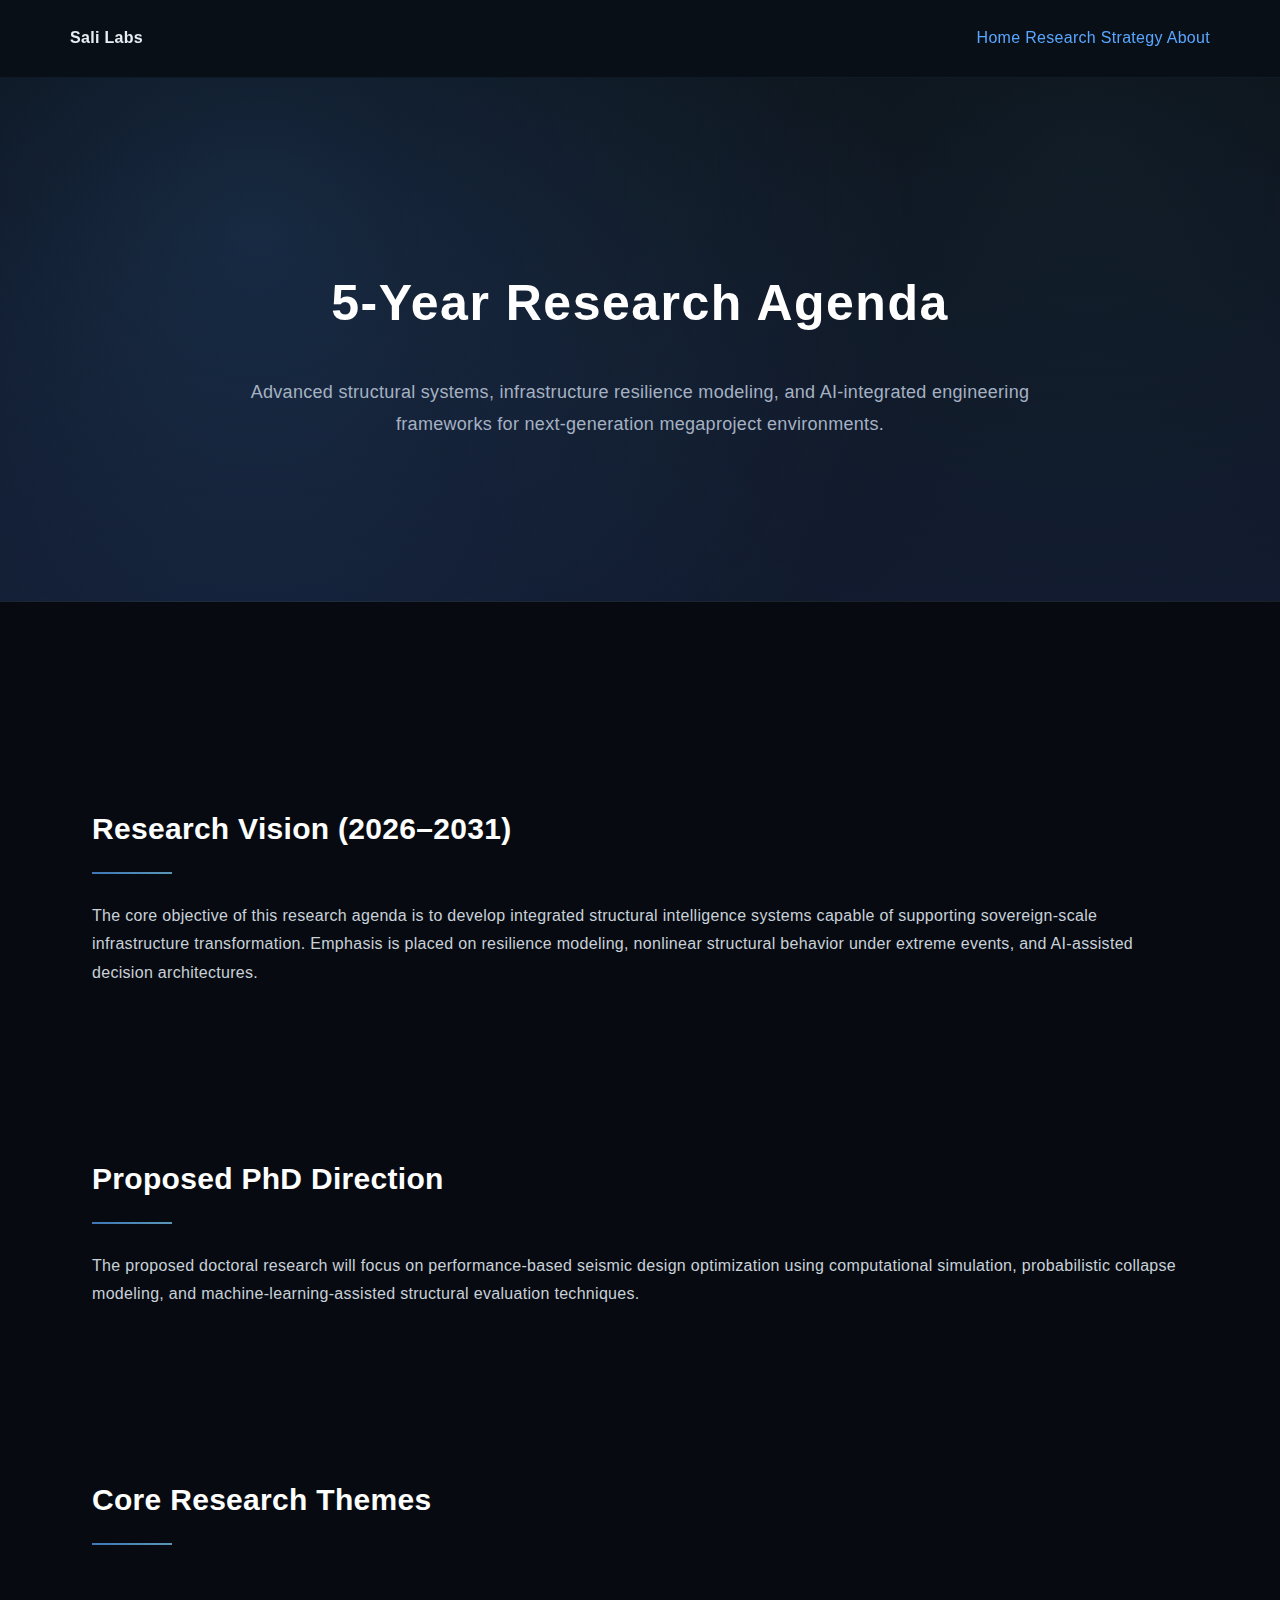
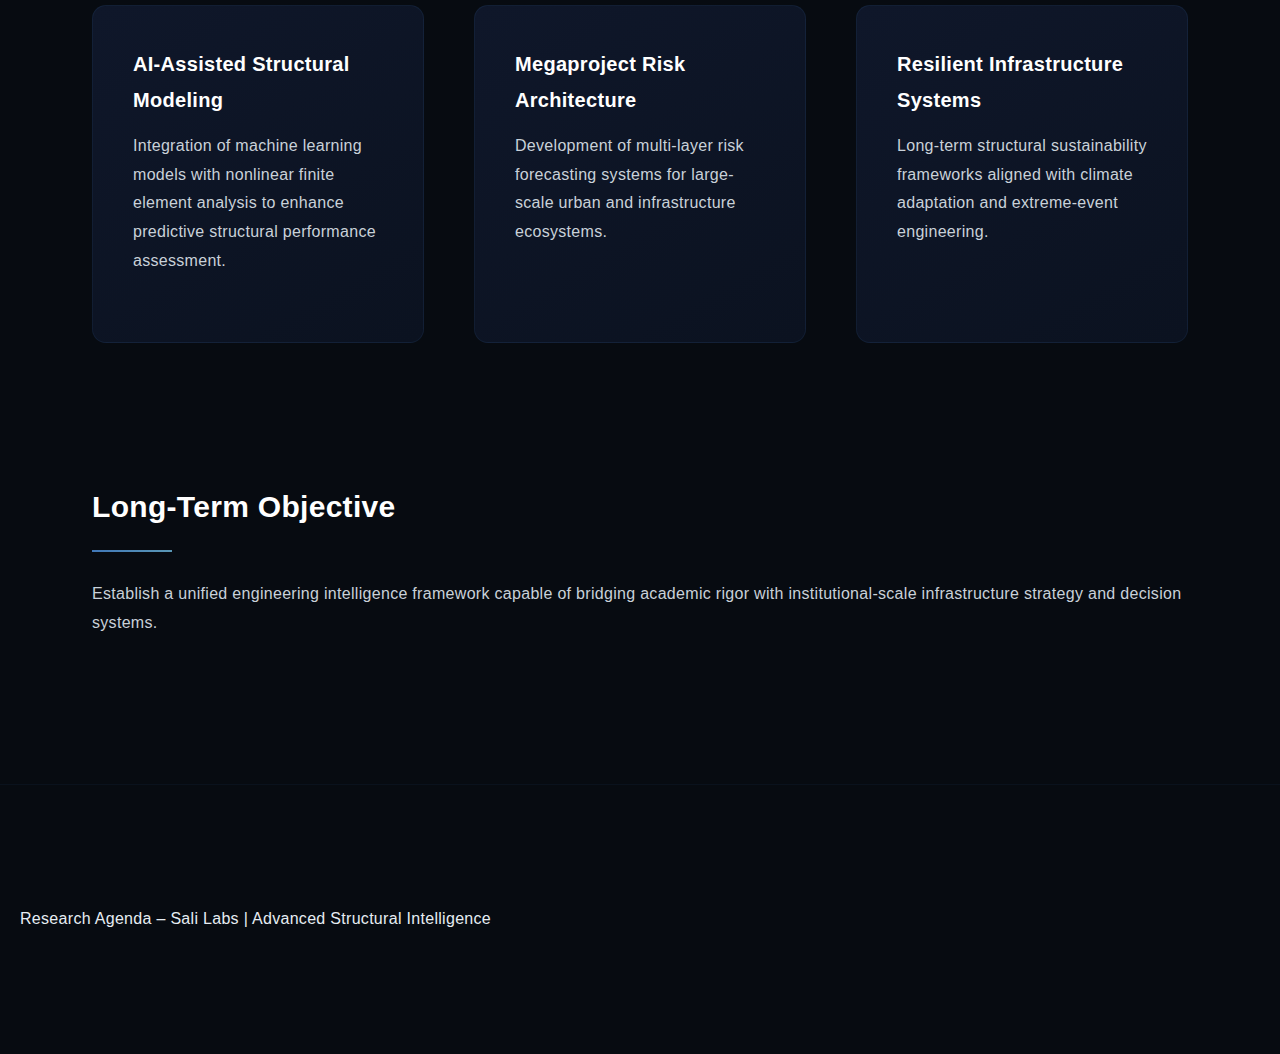
<file: research-agenda.html>
<!DOCTYPE html>
<html lang="en">
<head>
  <meta charset="UTF-8">
  <meta name="viewport" content="width=device-width, initial-scale=1.0">
  <title>Sali Labs | Research Agenda</title>
  <link rel="stylesheet" href="style.css">
</head>
<body>

  <div class="nav">
    <div><strong>Sali Labs</strong></div>
    <div>
      <a href="index.html">Home</a>
      <a href="research.html">Research</a>
      <a href="strategy.html">Strategy</a>
      <a href="about.html">About</a>
    </div>
  </div>

  <section class="hero">
    <h1>5-Year Research Agenda</h1>
    <p>
      Advanced structural systems, infrastructure resilience modeling,
      and AI-integrated engineering frameworks for next-generation megaproject environments.
    </p>
  </section>

  <div class="container">

    <h2>Research Vision (2026–2031)</h2>
    <p>
      The core objective of this research agenda is to develop
      integrated structural intelligence systems capable of
      supporting sovereign-scale infrastructure transformation.
      Emphasis is placed on resilience modeling,
      nonlinear structural behavior under extreme events,
      and AI-assisted decision architectures.
    </p>

    <br><br>

    <h2>Proposed PhD Direction</h2>
    <p>
      The proposed doctoral research will focus on performance-based
      seismic design optimization using computational simulation,
      probabilistic collapse modeling, and machine-learning-assisted
      structural evaluation techniques.
    </p>

    <br><br>

    <h2>Core Research Themes</h2>

    <div class="card-grid">

      <div class="card">
        <h3>AI-Assisted Structural Modeling</h3>
        <p>
          Integration of machine learning models with nonlinear finite element analysis
          to enhance predictive structural performance assessment.
        </p>
      </div>

      <div class="card">
        <h3>Megaproject Risk Architecture</h3>
        <p>
          Development of multi-layer risk forecasting systems
          for large-scale urban and infrastructure ecosystems.
        </p>
      </div>

      <div class="card">
        <h3>Resilient Infrastructure Systems</h3>
        <p>
          Long-term structural sustainability frameworks
          aligned with climate adaptation and extreme-event engineering.
        </p>
      </div>

    </div>

    <br><br>

    <h2>Long-Term Objective</h2>
    <p>
      Establish a unified engineering intelligence framework
      capable of bridging academic rigor with institutional-scale
      infrastructure strategy and decision systems.
    </p>

  </div>

  <div class="footer">
    Research Agenda – Sali Labs | Advanced Structural Intelligence
  </div>

</body>
</html>
</file>
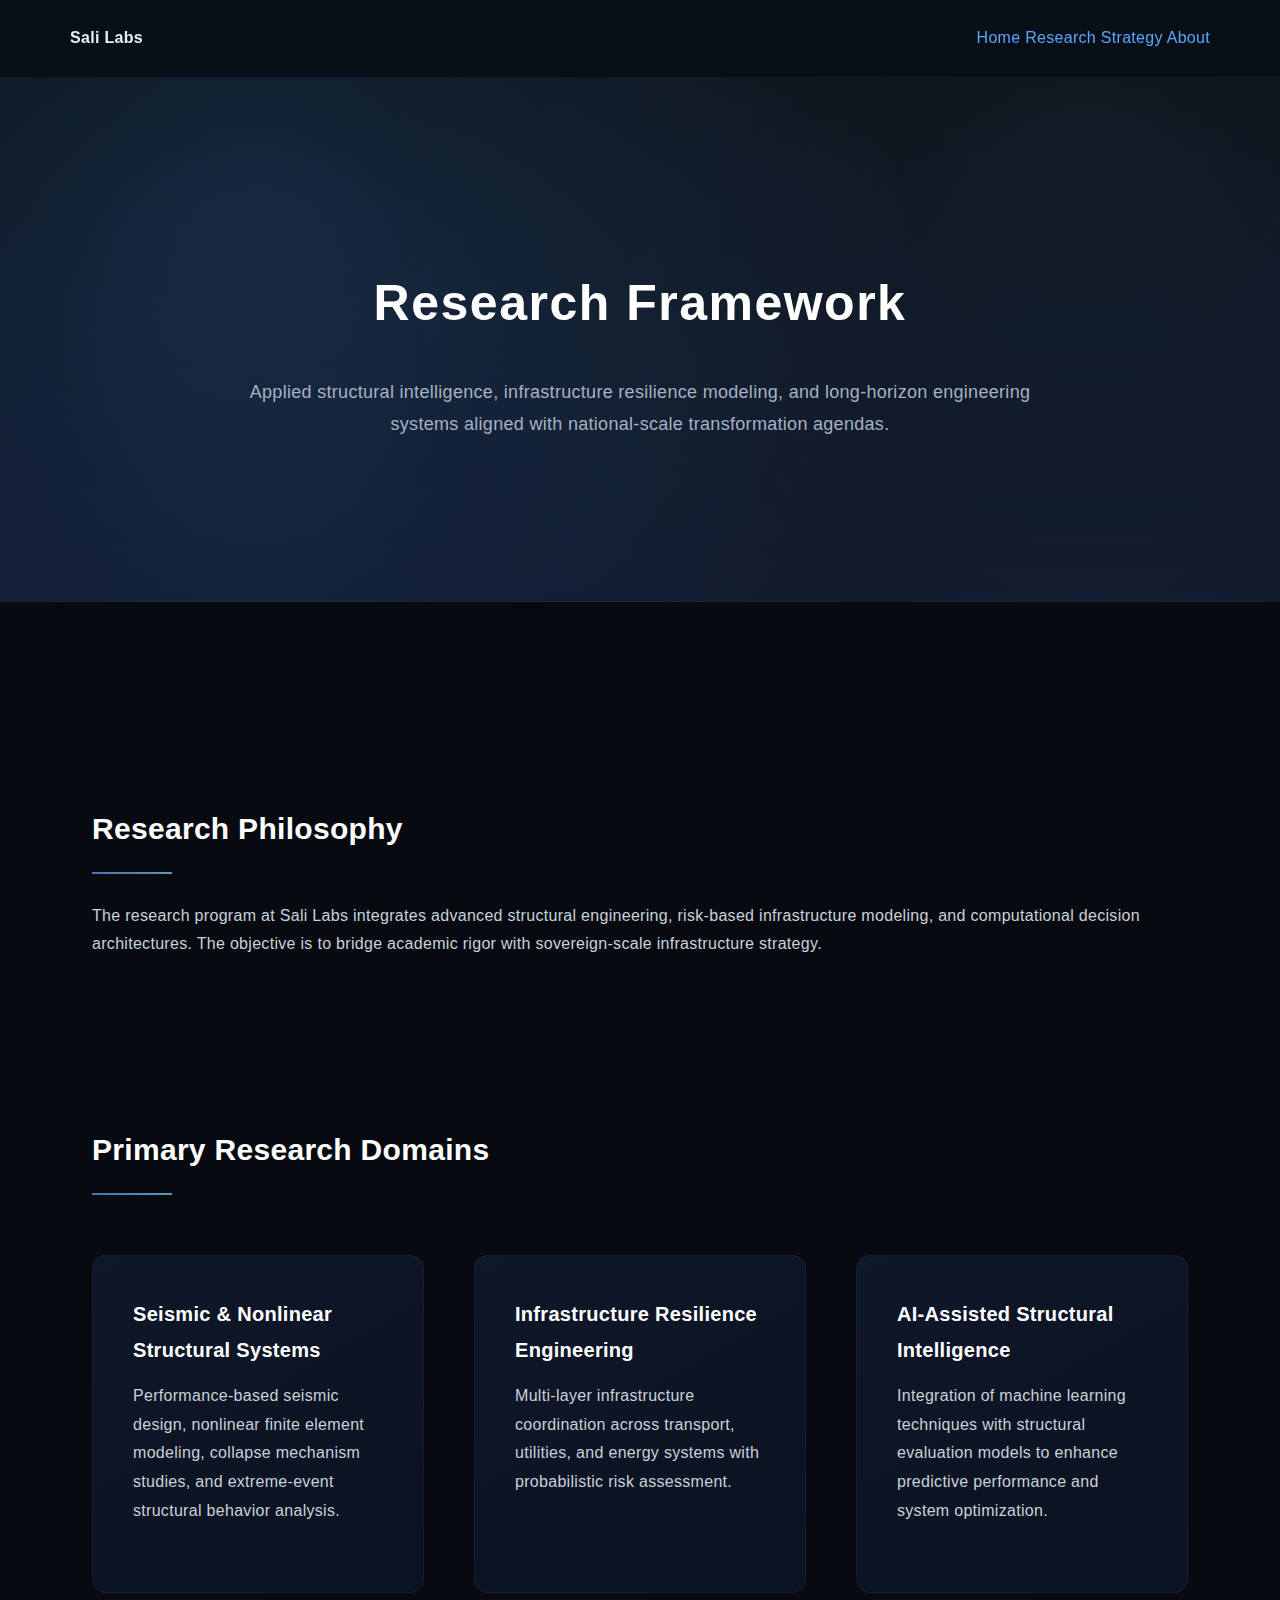
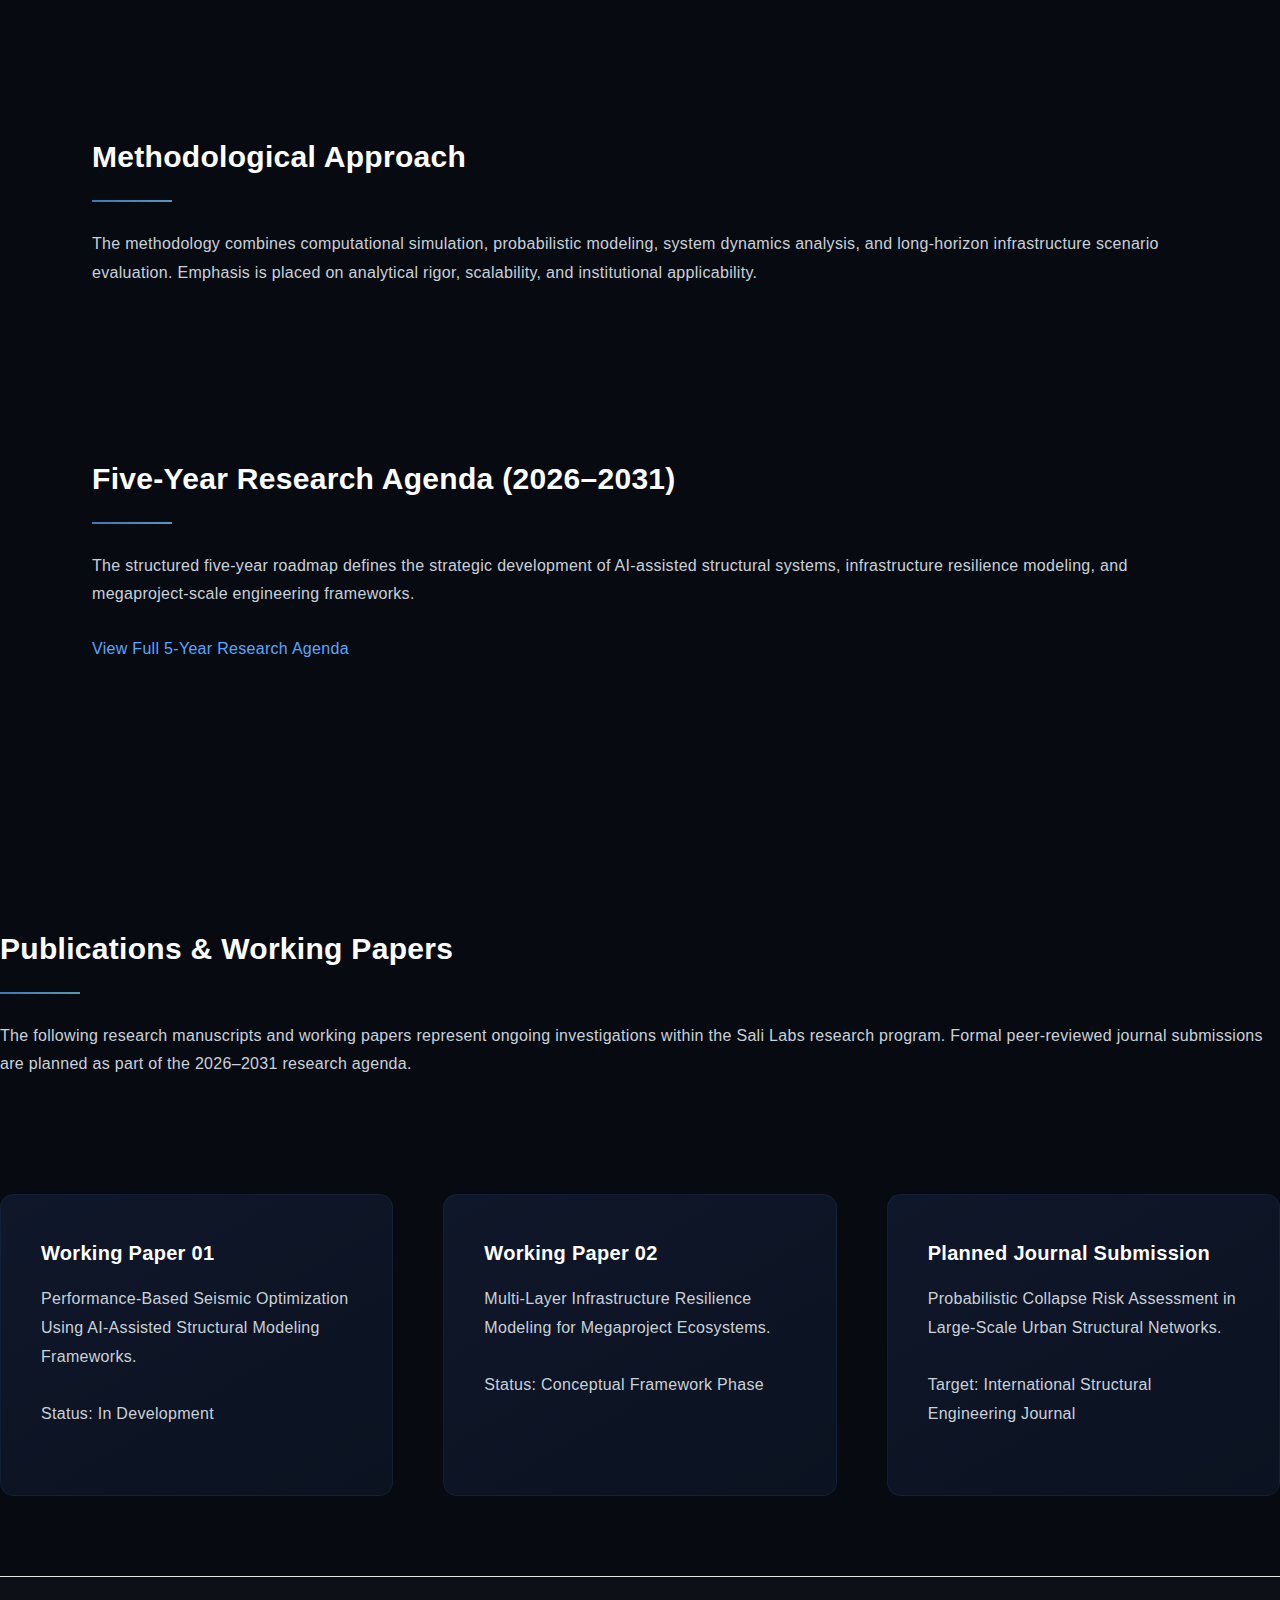
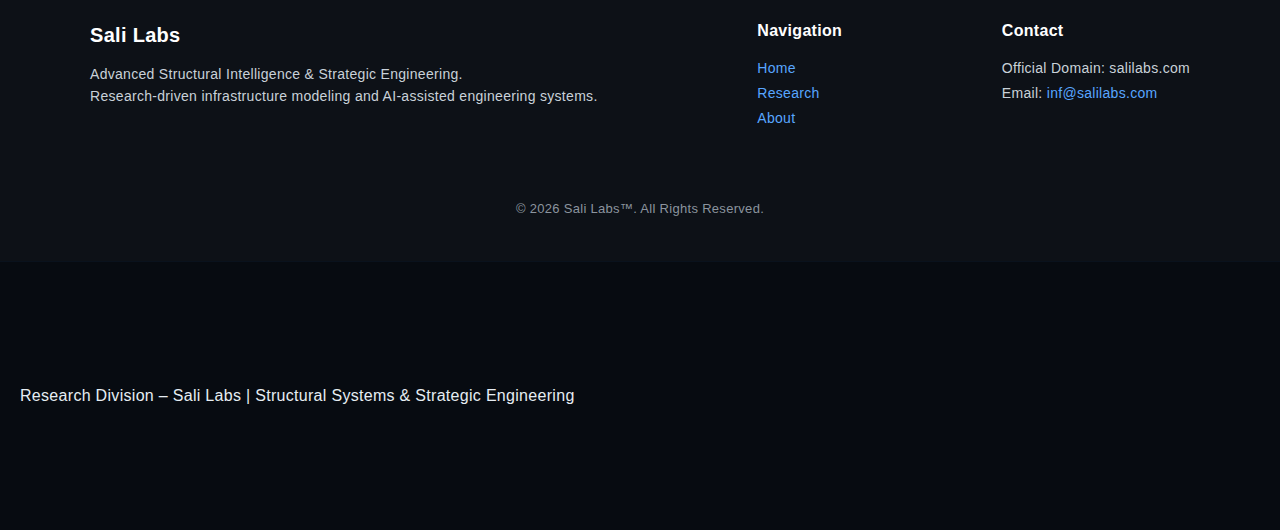
<file: research.html>
<!DOCTYPE html>
<html lang="en">
<head>
  <meta charset="UTF-8">
  <title>Sali Labs | Research</title>
  <meta name="viewport" content="width=device-width, initial-scale=1.0">
  <link rel="stylesheet" href="style.css">
</head>
<body>

  <div class="nav">
    <div><strong>Sali Labs</strong></div>
    <div>
      <a href="index.html">Home</a>
      <a href="research.html">Research</a>
      <a href="strategy.html">Strategy</a>
      <a href="about.html">About</a>
    </div>
  </div>

  <section class="hero">
    <h1>Research Framework</h1>
    <p>
      Applied structural intelligence, infrastructure resilience modeling,
      and long-horizon engineering systems aligned with national-scale transformation agendas.
    </p>
  </section>

  <div class="container">

    <h2>Research Philosophy</h2>
    <p>
      The research program at Sali Labs integrates advanced structural engineering,
      risk-based infrastructure modeling, and computational decision architectures.
      The objective is to bridge academic rigor with sovereign-scale infrastructure strategy.
    </p>

    <br><br>

    <h2>Primary Research Domains</h2>

    <div class="card-grid">

      <div class="card">
        <h3>Seismic & Nonlinear Structural Systems</h3>
        <p>
          Performance-based seismic design, nonlinear finite element modeling,
          collapse mechanism studies, and extreme-event structural behavior analysis.
        </p>
      </div>

      <div class="card">
        <h3>Infrastructure Resilience Engineering</h3>
        <p>
          Multi-layer infrastructure coordination across transport, utilities,
          and energy systems with probabilistic risk assessment.
        </p>
      </div>

      <div class="card">
        <h3>AI-Assisted Structural Intelligence</h3>
        <p>
          Integration of machine learning techniques with structural evaluation
          models to enhance predictive performance and system optimization.
        </p>
      </div>

    </div>

    <br><br>

    <h2>Methodological Approach</h2>
    <p>
      The methodology combines computational simulation,
      probabilistic modeling, system dynamics analysis,
      and long-horizon infrastructure scenario evaluation.
      Emphasis is placed on analytical rigor,
      scalability, and institutional applicability.
    </p>

    <br><br>

    <h2>Five-Year Research Agenda (2026–2031)</h2>
    <p>
      The structured five-year roadmap defines the strategic development
      of AI-assisted structural systems,
      infrastructure resilience modeling,
      and megaproject-scale engineering frameworks.
    </p>

    <div style="margin-top:20px;">
      <a href="research-agenda.html" class="btn">
        View Full 5-Year Research Agenda
      </a>
    </div>

  </div>
<br><br>

<h2>Publications & Working Papers</h2>

<p>
The following research manuscripts and working papers represent
ongoing investigations within the Sali Labs research program.
Formal peer-reviewed journal submissions are planned as part of the
2026–2031 research agenda.
</p>

<br>

<div class="card-grid">

  <div class="card">
    <h3>Working Paper 01</h3>
    <p>
      Performance-Based Seismic Optimization Using
      AI-Assisted Structural Modeling Frameworks.
      <br><br>
      Status: In Development
    </p>
  </div>

  <div class="card">
    <h3>Working Paper 02</h3>
    <p>
      Multi-Layer Infrastructure Resilience Modeling
      for Megaproject Ecosystems.
      <br><br>
      Status: Conceptual Framework Phase
    </p>
  </div>

  <div class="card">
    <h3>Planned Journal Submission</h3>
    <p>
      Probabilistic Collapse Risk Assessment
      in Large-Scale Urban Structural Networks.
      <br><br>
      Target: International Structural Engineering Journal
    </p>
  </div>

</div>
  <footer style="margin-top:80px;padding:40px 20px;border-top:1px solid #e5e5e5;background:#0d1117;color:#c9d1d9;font-family:Arial, sans-serif;">
  
  <div style="max-width:1100px;margin:0 auto;display:flex;flex-wrap:wrap;justify-content:space-between;gap:40px;">

    <div>
      <h3 style="color:#ffffff;margin-bottom:10px;">Sali Labs</h3>
      <p style="font-size:14px;line-height:1.6;">
        Advanced Structural Intelligence & Strategic Engineering.
        <br>
        Research-driven infrastructure modeling and AI-assisted engineering systems.
      </p>
    </div>

    <div>
      <h4 style="color:#ffffff;margin-bottom:10px;">Navigation</h4>
      <p style="font-size:14px;line-height:1.8;">
        <a href="/" style="color:#58a6ff;text-decoration:none;">Home</a><br>
        <a href="/research.html" style="color:#58a6ff;text-decoration:none;">Research</a><br>
        <a href="/about.html" style="color:#58a6ff;text-decoration:none;">About</a>
      </p>
    </div>

    <div>
      <h4 style="color:#ffffff;margin-bottom:10px;">Contact</h4>
      <p style="font-size:14px;line-height:1.8;">
        Official Domain: salilabs.com<br>
        Email: <a href="mailto:inf@salilabs.com" style="color:#58a6ff;text-decoration:none;">inf@salilabs.com</a>
      </p>
    </div>

  </div>

  <div style="margin-top:40px;text-align:center;font-size:13px;color:#8b949e;">
    © 2026 Sali Labs™. All Rights Reserved.
  </div>

  </footer>
  <div class="footer">
    Research Division – Sali Labs | Structural Systems & Strategic Engineering
  </div>

</body>
</html>
</file>
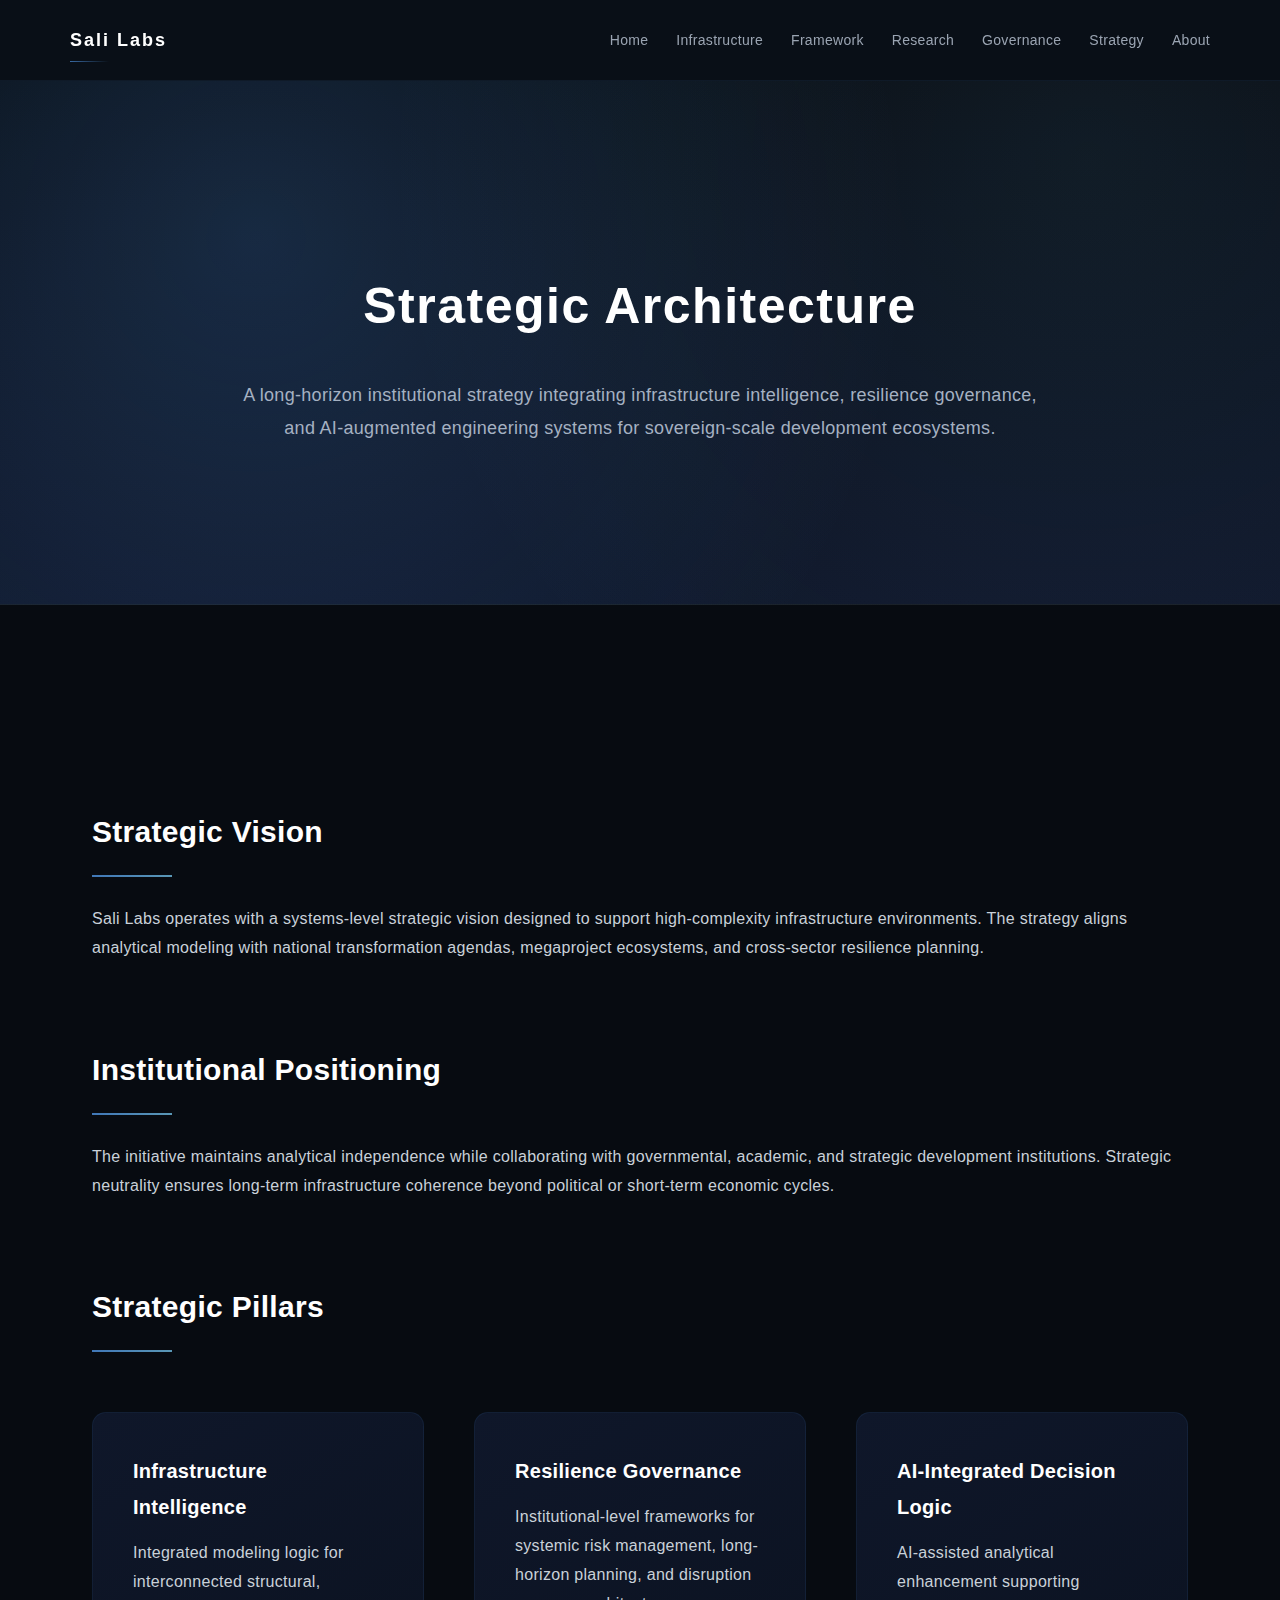
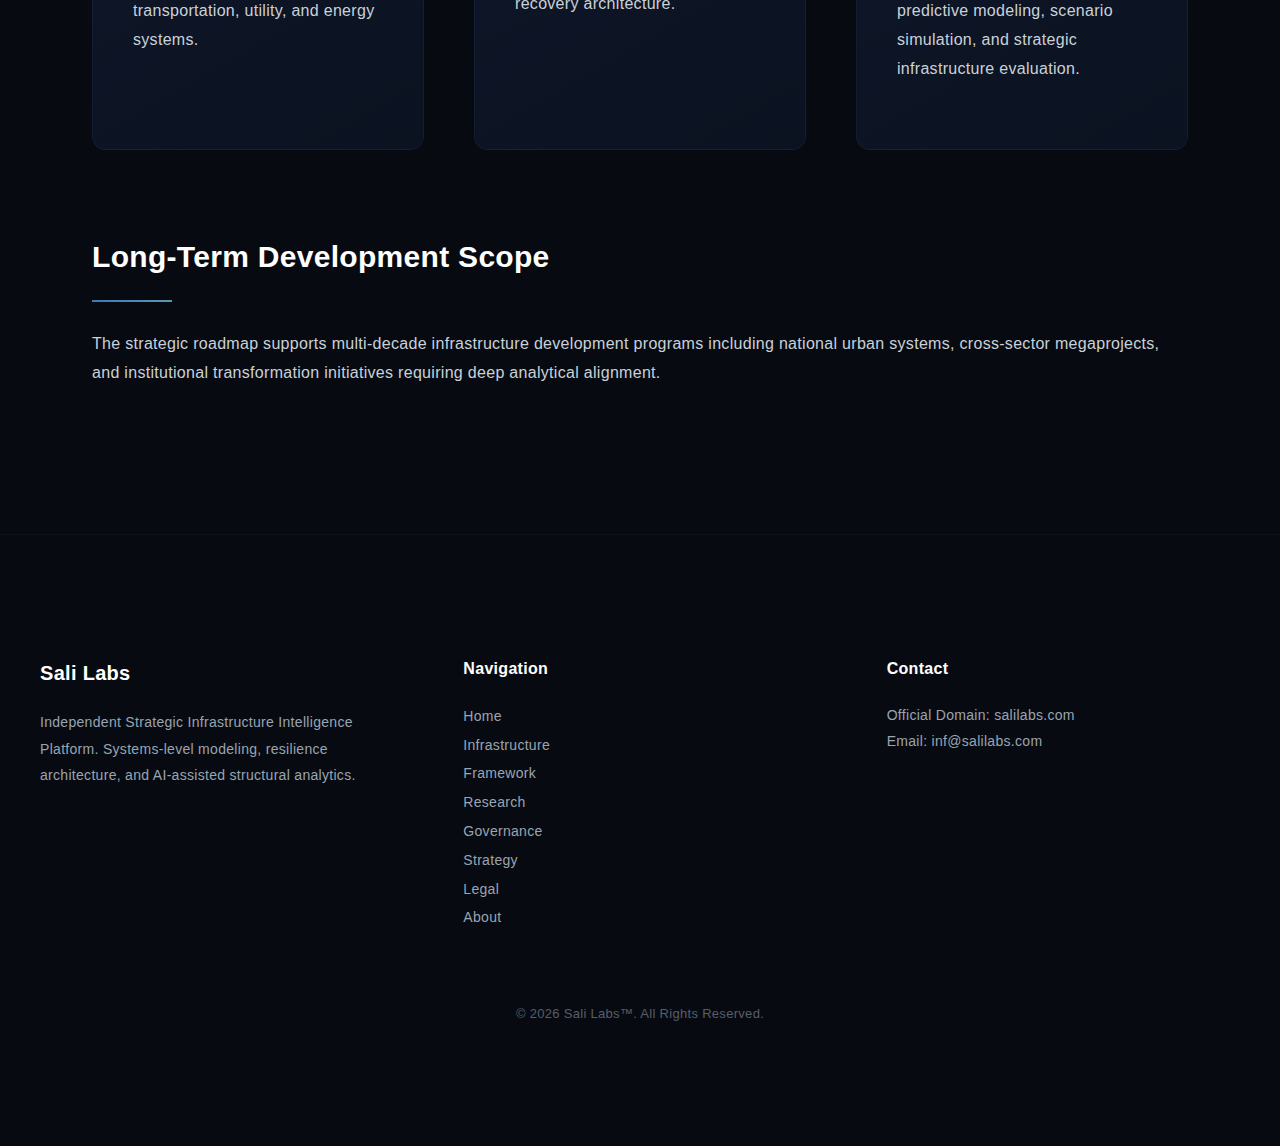
<file: strategy.html>
<!DOCTYPE html>
<html lang="en">
<head>
  <meta charset="UTF-8">
  <meta name="viewport" content="width=device-width, initial-scale=1.0">
  <title>Sali Labs | Strategic Architecture</title>
  <link rel="stylesheet" href="style.css">
</head>

<body>

<!-- Navigation -->
<nav class="nav">
  <div class="nav-brand">
    <strong>Sali Labs</strong>
  </div>

  <div class="nav-links">
    <a href="index.html">Home</a>
    <a href="infrastructure-intelligence.html">Infrastructure</a>
    <a href="analytical-framework.html">Framework</a>
    <a href="research.html">Research</a>
    <a href="governance.html">Governance</a>
    <a href="strategy.html">Strategy</a>
    <a href="about.html">About</a>
  </div>
</nav>

<!-- Hero Section -->
<section class="hero">
  <h1>Strategic Architecture</h1>
  <p>
    A long-horizon institutional strategy integrating infrastructure intelligence,
    resilience governance, and AI-augmented engineering systems
    for sovereign-scale development ecosystems.
  </p>
</section>

<div class="container">

  <!-- Strategic Vision -->
  <h2>Strategic Vision</h2>
  <p>
    Sali Labs operates with a systems-level strategic vision designed
    to support high-complexity infrastructure environments.
    The strategy aligns analytical modeling with national transformation agendas,
    megaproject ecosystems, and cross-sector resilience planning.
  </p>

  <!-- Institutional Positioning -->
  <h2>Institutional Positioning</h2>
  <p>
    The initiative maintains analytical independence while collaborating
    with governmental, academic, and strategic development institutions.
    Strategic neutrality ensures long-term infrastructure coherence
    beyond political or short-term economic cycles.
  </p>

  <!-- Strategic Pillars -->
  <h2>Strategic Pillars</h2>

  <div class="card-grid">

    <div class="card">
      <h3>Infrastructure Intelligence</h3>
      <p>
        Integrated modeling logic for interconnected structural,
        transportation, utility, and energy systems.
      </p>
    </div>

    <div class="card">
      <h3>Resilience Governance</h3>
      <p>
        Institutional-level frameworks for systemic risk management,
        long-horizon planning, and disruption recovery architecture.
      </p>
    </div>

    <div class="card">
      <h3>AI-Integrated Decision Logic</h3>
      <p>
        AI-assisted analytical enhancement supporting predictive modeling,
        scenario simulation, and strategic infrastructure evaluation.
      </p>
    </div>

  </div>

  <!-- Long-Term Development Scope -->
  <h2>Long-Term Development Scope</h2>
  <p>
    The strategic roadmap supports multi-decade infrastructure development
    programs including national urban systems, cross-sector megaprojects,
    and institutional transformation initiatives requiring deep analytical alignment.
  </p>

</div>

<!-- Footer -->
<footer class="footer">
  <div class="footer-container">

    <div class="footer-section">
      <h3>Sali Labs</h3>
      <p>
        Independent Strategic Infrastructure Intelligence Platform.
        Systems-level modeling, resilience architecture,
        and AI-assisted structural analytics.
      </p>
    </div>

    <div class="footer-section">
      <h4>Navigation</h4>
      <a href="index.html">Home</a><br>
      <a href="infrastructure-intelligence.html">Infrastructure</a><br>
      <a href="analytical-framework.html">Framework</a><br>
      <a href="research.html">Research</a><br>
      <a href="governance.html">Governance</a><br>
      <a href="strategy.html">Strategy</a><br>
      <a href="legal-positioning.html">Legal</a><br>
      <a href="about.html">About</a>
    </div>

    <div class="footer-section">
      <h4>Contact</h4>
      <p>
        Official Domain: salilabs.com<br>
        Email: <a href="mailto:inf@salilabs.com">inf@salilabs.com</a>
      </p>
    </div>

  </div>

  <div class="footer-bottom">
    © 2026 Sali Labs™. All Rights Reserved.
  </div>
</footer>

</body>
</html>
</file>
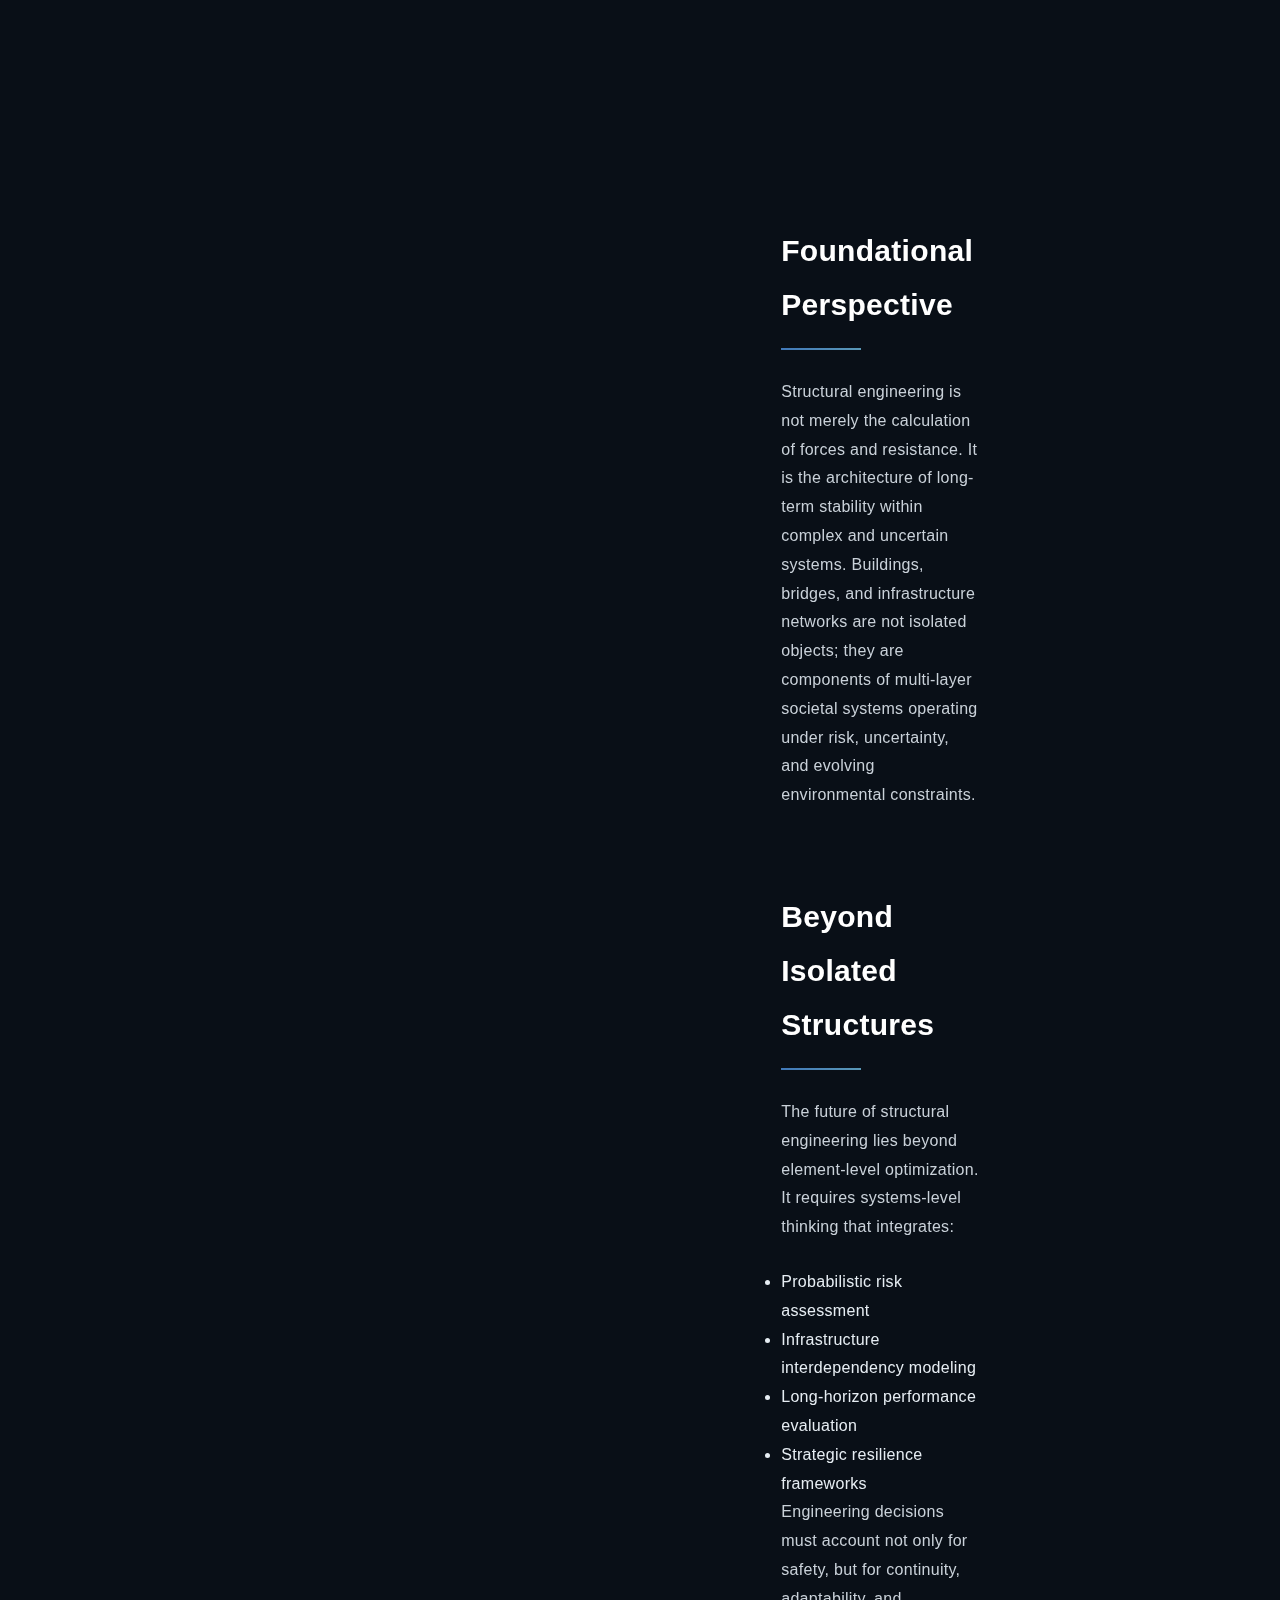
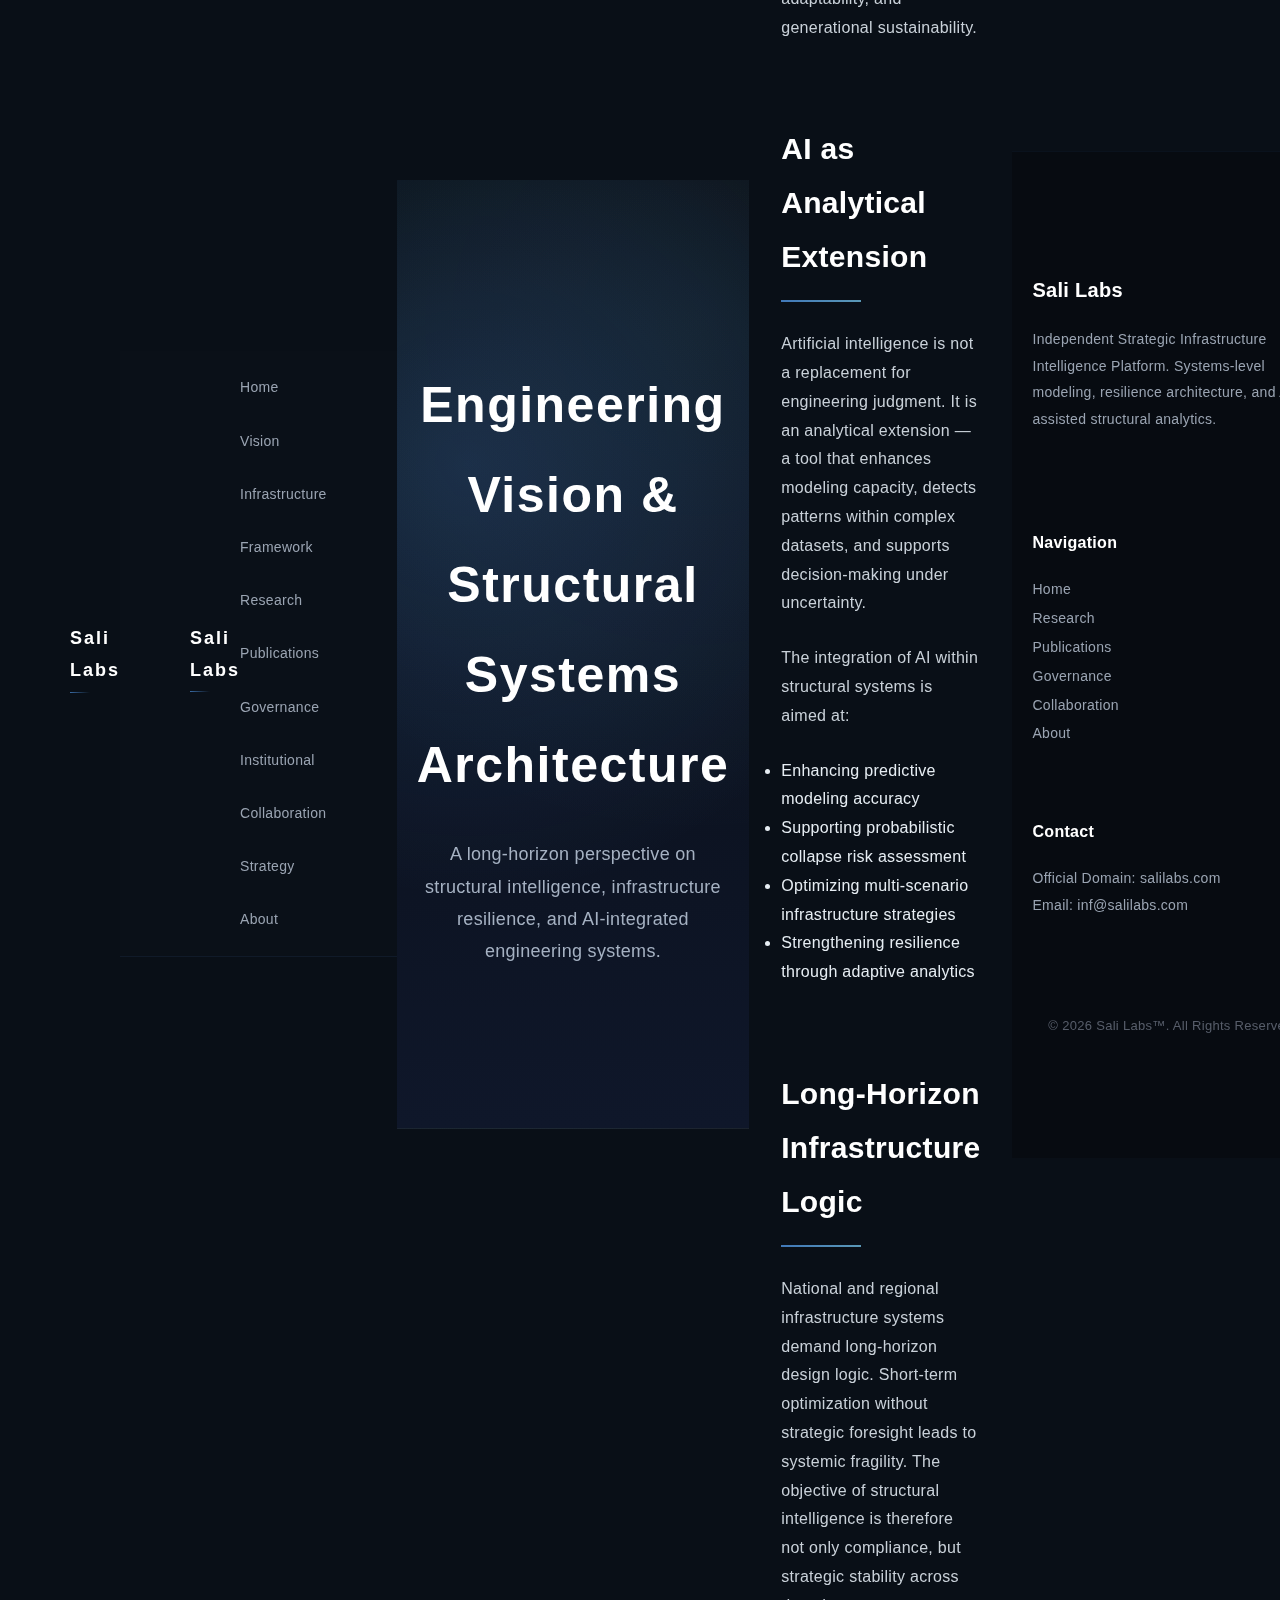
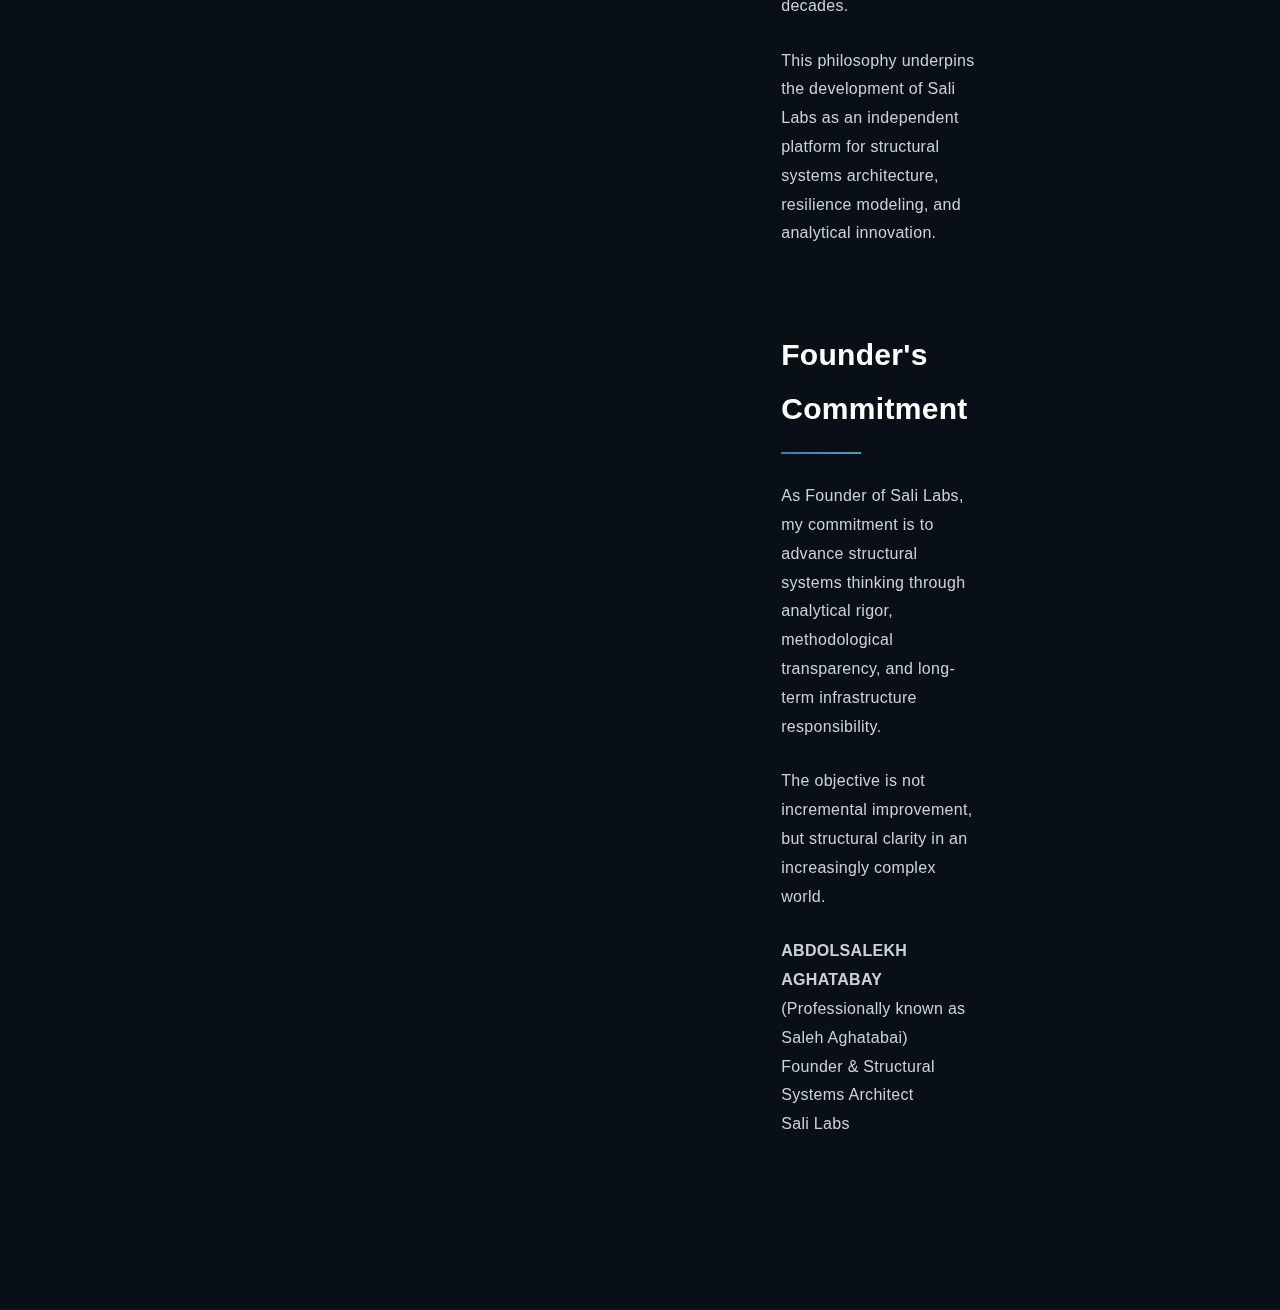
<file: vision.html>
<!DOCTYPE html>
<html lang="en">
<head>
<meta charset="UTF-8">
<meta name="viewport" content="width=device-width, initial-scale=1.0">

<title>Sali Labs | Engineering Vision</title>

<meta name="description" content="Engineering Vision and Structural Systems Philosophy of ABDOLSALEKH AGHATABAY – Founder of Sali Labs.">
<meta name="author" content="Sali Labs">
<meta name="robots" content="index, follow">

<link rel="stylesheet" href="style.css">
</head>

<body>

<nav class="nav">
  <div class="nav-brand">
    <strong>Sali Labs</strong>
  </div>

  <nav class="nav">
  <div class="nav-brand">
    <strong>Sali Labs</strong>
  </div>

  <div class="nav-links">
    <a href="index.html">Home</a>
    <a href="vision.html">Vision</a>
    <a href="infrastructure-intelligence.html">Infrastructure</a>
    <a href="analytical-framework.html">Framework</a>
    <a href="research.html">Research</a>
    <a href="publications.html">Publications</a>
    <a href="governance.html">Governance</a>
    <a href="institutional-statement.html">Institutional</a>
    <a href="collaboration.html">Collaboration</a>
    <a href="strategy.html">Strategy</a>
    <a href="about.html">About</a>
  </div>
  </nav>

<header class="hero">
  <h1>Engineering Vision & Structural Systems Architecture</h1>
  <p>
    A long-horizon perspective on structural intelligence,
    infrastructure resilience, and AI-integrated engineering systems.
  </p>
</header>

<main class="container">

<section>
<h2>Foundational Perspective</h2>
<p>
Structural engineering is not merely the calculation of forces and resistance.
It is the architecture of long-term stability within complex and uncertain systems.
Buildings, bridges, and infrastructure networks are not isolated objects;
they are components of multi-layer societal systems operating under risk,
uncertainty, and evolving environmental constraints.
</p>
</section>

<section>
<h2>Beyond Isolated Structures</h2>
<p>
The future of structural engineering lies beyond element-level optimization.
It requires systems-level thinking that integrates:
</p>

<ul>
<li>Probabilistic risk assessment</li>
<li>Infrastructure interdependency modeling</li>
<li>Long-horizon performance evaluation</li>
<li>Strategic resilience frameworks</li>
</ul>

<p>
Engineering decisions must account not only for safety,
but for continuity, adaptability, and generational sustainability.
</p>
</section>

<section>
<h2>AI as Analytical Extension</h2>
<p>
Artificial intelligence is not a replacement for engineering judgment.
It is an analytical extension — a tool that enhances modeling capacity,
detects patterns within complex datasets,
and supports decision-making under uncertainty.
</p>

<p>
The integration of AI within structural systems is aimed at:
</p>

<ul>
<li>Enhancing predictive modeling accuracy</li>
<li>Supporting probabilistic collapse risk assessment</li>
<li>Optimizing multi-scenario infrastructure strategies</li>
<li>Strengthening resilience through adaptive analytics</li>
</ul>
</section>

<section>
<h2>Long-Horizon Infrastructure Logic</h2>
<p>
National and regional infrastructure systems demand long-horizon design logic.
Short-term optimization without strategic foresight leads to systemic fragility.
The objective of structural intelligence is therefore not only compliance,
but strategic stability across decades.
</p>

<p>
This philosophy underpins the development of Sali Labs as
an independent platform for structural systems architecture,
resilience modeling, and analytical innovation.
</p>
</section>

<section>
<h2>Founder's Commitment</h2>
<p>
As Founder of Sali Labs,
my commitment is to advance structural systems thinking
through analytical rigor, methodological transparency,
and long-term infrastructure responsibility.
</p>

<p>
The objective is not incremental improvement,
but structural clarity in an increasingly complex world.
</p>

<p><strong>
ABDOLSALEKH AGHATABAY  
</strong><br>
(Professionally known as Saleh Aghatabai)<br>
Founder & Structural Systems Architect<br>
Sali Labs
</p>
</section>

</main>

<footer class="footer">
  <div class="footer-container">

    <div class="footer-section">
      <h3>Sali Labs</h3>
      <p>
        Independent Strategic Infrastructure Intelligence Platform.
        Systems-level modeling, resilience architecture,
        and AI-assisted structural analytics.
      </p>
    </div>

    <div class="footer-section">
      <h4>Navigation</h4>
      <a href="index.html">Home</a><br>
      <a href="research.html">Research</a><br>
      <a href="publications.html">Publications</a><br>
      <a href="governance.html">Governance</a><br>
      <a href="collaboration.html">Collaboration</a><br>
      <a href="about.html">About</a>
    </div>

    <div class="footer-section">
      <h4>Contact</h4>
      <p>
        Official Domain: salilabs.com<br>
        Email: <a href="mailto:inf@salilabs.com">inf@salilabs.com</a>
      </p>
    </div>

  </div>

  <div class="footer-bottom">
    © 2026 Sali Labs™. All Rights Reserved.
  </div>
</footer>

</body>
</html>
</file>
<file: style.css>
/* ================= SIGNATURE GLOBAL ================= */

* {
  margin: 0;
  padding: 0;
  box-sizing: border-box;
}

html {
  scroll-behavior: smooth;
}

body {
  font-family: "Inter", "Segoe UI", Roboto, Arial, sans-serif;
  background: #070b11;
  color: #e6edf3;
  line-height: 1.8;
  letter-spacing: 0.3px;
  -webkit-font-smoothing: antialiased;
}

/* ================= SIGNATURE CONTAINER ================= */

.container {
  max-width: 1160px;
  margin: 0 auto;
  padding: 120px 32px;
}

/* ================= SIGNATURE NAVIGATION ================= */

.nav {
  display: flex;
  justify-content: space-between;
  align-items: center;
  padding: 24px 70px;
  background: rgba(10, 16, 24, 0.88);
  backdrop-filter: blur(14px);
  border-bottom: 1px solid rgba(88,166,255,0.08);
  position: sticky;
  top: 0;
  z-index: 1000;
}

.nav-brand {
  font-size: 18px;
  font-weight: 600;
  letter-spacing: 2px;
  color: #ffffff;
  position: relative;
}

/* subtle brand glow */
.nav-brand::after {
  content: "";
  position: absolute;
  bottom: -6px;
  left: 0;
  width: 40%;
  height: 1px;
  background: linear-gradient(90deg,#58a6ff,transparent);
  opacity: 0.6;
}

.nav-links {
  display: flex;
  flex-wrap: wrap;
  gap: 28px;
}

.nav-links a {
  font-size: 14px;
  color: #9aa4b2;
  text-decoration: none;
  position: relative;
  transition: 0.3s ease;
}

.nav-links a::after {
  content: "";
  position: absolute;
  bottom: -6px;
  left: 0;
  width: 0%;
  height: 1px;
  background: linear-gradient(90deg,#58a6ff,#7dd3fc);
  transition: 0.3s ease;
  opacity: 0.7;
}

.nav-links a:hover {
  color: #ffffff;
}

.nav-links a:hover::after {
  width: 100%;
}

/* ================= SIGNATURE HERO ================= */

.hero {
  padding: 180px 20px 160px 20px;
  text-align: center;
  background:
    radial-gradient(circle at 20% 30%, rgba(88,166,255,0.18), transparent 60%),
    radial-gradient(circle at 85% 15%, rgba(125,211,252,0.08), transparent 60%),
    linear-gradient(180deg, #070b11 0%, #0f172a 100%);
  border-bottom: 1px solid rgba(255,255,255,0.05);
  animation: heroFade 1.4s ease forwards;
}

@keyframes heroFade {
  from { opacity: 0; transform: translateY(20px); }
  to { opacity: 1; transform: translateY(0); }
}

.hero h1 {
  font-size: 50px;
  font-weight: 600;
  margin-bottom: 28px;
  color: #ffffff;
  letter-spacing: 1.5px;
}

.hero p {
  max-width: 800px;
  margin: 0 auto;
  font-size: 18px;
  color: #a5b1c2;
}

/* ================= SIGNATURE HEADINGS ================= */

h2 {
  font-size: 30px;
  margin-top: 80px;
  margin-bottom: 28px;
  color: #ffffff;
  position: relative;
}

h2::after {
  content: "";
  display: block;
  width: 80px;
  height: 2px;
  margin-top: 16px;
  background: linear-gradient(90deg,#58a6ff,#7dd3fc);
  opacity: 0.7;
}

h3 {
  font-size: 20px;
  margin-bottom: 14px;
  color: #ffffff;
}

p {
  font-size: 16px;
  margin-bottom: 26px;
  color: #c9d1d9;
}

/* ================= SIGNATURE LINKS ================= */

a {
  color: #58a6ff;
  text-decoration: none;
  transition: 0.3s ease;
}

a:hover {
  color: #7dd3fc;
  text-decoration: underline;
}

/* ================= SIGNATURE CARD SYSTEM ================= */

.card-grid {
  display: grid;
  grid-template-columns: repeat(auto-fit, minmax(320px, 1fr));
  gap: 50px;
  margin-top: 60px;
}

.card {
  background: linear-gradient(150deg,#0f172a,#0b1220);
  padding: 40px;
  border-radius: 14px;
  border: 1px solid rgba(88,166,255,0.08);
  transition: all 0.4s ease;
  position: relative;
  overflow: hidden;
}

.card::before {
  content: "";
  position: absolute;
  top: -60%;
  left: -60%;
  width: 220%;
  height: 220%;
  background: radial-gradient(circle, rgba(88,166,255,0.06), transparent 65%);
  transform: rotate(25deg);
  opacity: 0;
  transition: 0.6s ease;
}

.card:hover::before {
  opacity: 1;
}

.card:hover {
  transform: translateY(-10px);
  border-color: rgba(88,166,255,0.4);
  box-shadow: 0 22px 60px rgba(0,0,0,0.5);
}

/* ================= SIGNATURE FOOTER ================= */

.footer {
  background: #070b11;
  padding: 120px 20px;
  border-top: 1px solid rgba(88,166,255,0.05);
}

.footer-container {
  max-width: 1200px;
  margin: 0 auto;
  display: flex;
  flex-wrap: wrap;
  justify-content: space-between;
  gap: 70px;
}

.footer-section {
  flex: 1;
  min-width: 280px;
}

.footer h3,
.footer h4 {
  color: #ffffff;
  margin-bottom: 18px;
}

.footer p,
.footer a {
  font-size: 14px;
  line-height: 1.9;
  color: #9aa4b2;
}

.footer a:hover {
  color: #7dd3fc;
}

.footer-bottom {
  text-align: center;
  margin-top: 70px;
  font-size: 13px;
  color: #6b7280;
  opacity: 0.8;
}

/* ================= RESPONSIVE ================= */

@media (max-width: 900px) {

  .nav {
    flex-direction: column;
    align-items: flex-start;
    gap: 20px;
    padding: 20px 30px;
  }

  .hero {
    padding: 130px 20px;
  }

  .hero h1 {
    font-size: 36px;
  }

  .container {
    padding: 80px 20px;
  }

  .footer-container {
    flex-direction: column;
  /* ================= ACTIVE NAVIGATION SYSTEM ================= */

.nav-links a {
  position: relative;
}

/* Active link based on current page */

body:has(a[href="index.html"]:focus),
body:has(a[href="index.html"]:target) {}

body:has(.nav-links a[href="index.html"]:hover) {}

/* Modern Active Detection Using URL Matching */

.nav-links a[href*="index.html"],
.nav-links a[href*="vision.html"],
.nav-links a[href*="founder.html"],
.nav-links a[href*="infrastructure-intelligence.html"],
.nav-links a[href*="analytical-framework.html"],
.nav-links a[href*="research.html"],
.nav-links a[href*="publications.html"],
.nav-links a[href*="governance.html"],
.nav-links a[href*="institutional-statement.html"],
.nav-links a[href*="collaboration.html"],
.nav-links a[href*="strategy.html"],
.nav-links a[href*="about.html"] {
  transition: 0.3s ease;
}

/* Auto Highlight Current Page */

body:has(a[href="index.html"]) .nav-links a[href="index.html"],
body:has(a[href="vision.html"]) .nav-links a[href="vision.html"],
body:has(a[href="founder.html"]) .nav-links a[href="founder.html"],
body:has(a[href="infrastructure-intelligence.html"]) .nav-links a[href="infrastructure-intelligence.html"],
body:has(a[href="analytical-framework.html"]) .nav-links a[href="analytical-framework.html"],
body:has(a[href="research.html"]) .nav-links a[href="research.html"],
body:has(a[href="publications.html"]) .nav-links a[href="publications.html"],
body:has(a[href="governance.html"]) .nav-links a[href="governance.html"],
body:has(a[href="institutional-statement.html"]) .nav-links a[href="institutional-statement.html"],
body:has(a[href="collaboration.html"]) .nav-links a[href="collaboration.html"],
body:has(a[href="strategy.html"]) .nav-links a[href="strategy.html"],
body:has(a[href="about.html"]) .nav-links a[href="about.html"] {
  color: #ffffff;
}

.nav-links a[href="index.html"]:focus,
.nav-links a[href="vision.html"]:focus,
.nav-links a[href="founder.html"]:focus,
.nav-links a[href="infrastructure-intelligence.html"]:focus,
.nav-links a[href="analytical-framework.html"]:focus,
.nav-links a[href="research.html"]:focus,
.nav-links a[href="publications.html"]:focus,
.nav-links a[href="governance.html"]:focus,
.nav-links a[href="institutional-statement.html"]:focus,
.nav-links a[href="collaboration.html"]:focus,
.nav-links a[href="strategy.html"]:focus,
.nav-links a[href="about.html"]:focus {
  color: #ffffff;
}

/* Elegant Active Underline */

.nav-links a.current-active {
  color: #ffffff;
}

.nav-links a.current-active::after {
  width: 100%;
}
 /* ================= STRATEGIC GOVERNANCE AUTHORITY LAYER ================= */

/* Deep Background Authority */
body {
  background:
    radial-gradient(circle at 10% 20%, rgba(88,166,255,0.05), transparent 50%),
    radial-gradient(circle at 90% 10%, rgba(125,211,252,0.04), transparent 60%),
    #060a10;
}

/* Institutional Hero Reinforcement */
.hero {
  position: relative;
}

.hero::after {
  content: "";
  position: absolute;
  bottom: 0;
  left: 50%;
  transform: translateX(-50%);
  width: 120px;
  height: 2px;
  background: linear-gradient(90deg,#58a6ff,#7dd3fc);
  opacity: 0.6;
}

/* H1 Authority Upgrade */
.hero h1 {
  font-size: 54px;
  letter-spacing: 2px;
  text-transform: none;
}

/* H2 Strategic Weight */
h2 {
  font-size: 32px;
  letter-spacing: 1px;
}

/* Section Breathing Space */
section {
  margin-bottom: 60px;
}

/* Institutional Paragraph Tone */
p {
  max-width: 900px;
}

/* Card Authority Elevation */
.card {
  backdrop-filter: blur(6px);
  border: 1px solid rgba(88,166,255,0.12);
}

.card:hover {
  box-shadow: 0 28px 70px rgba(0,0,0,0.6);
  transform: translateY(-12px);
}

/* Subtle Institutional Glow */
.footer {
  background:
    linear-gradient(180deg,#060a10 0%,#0c1422 100%);
  }
   }
</file>
